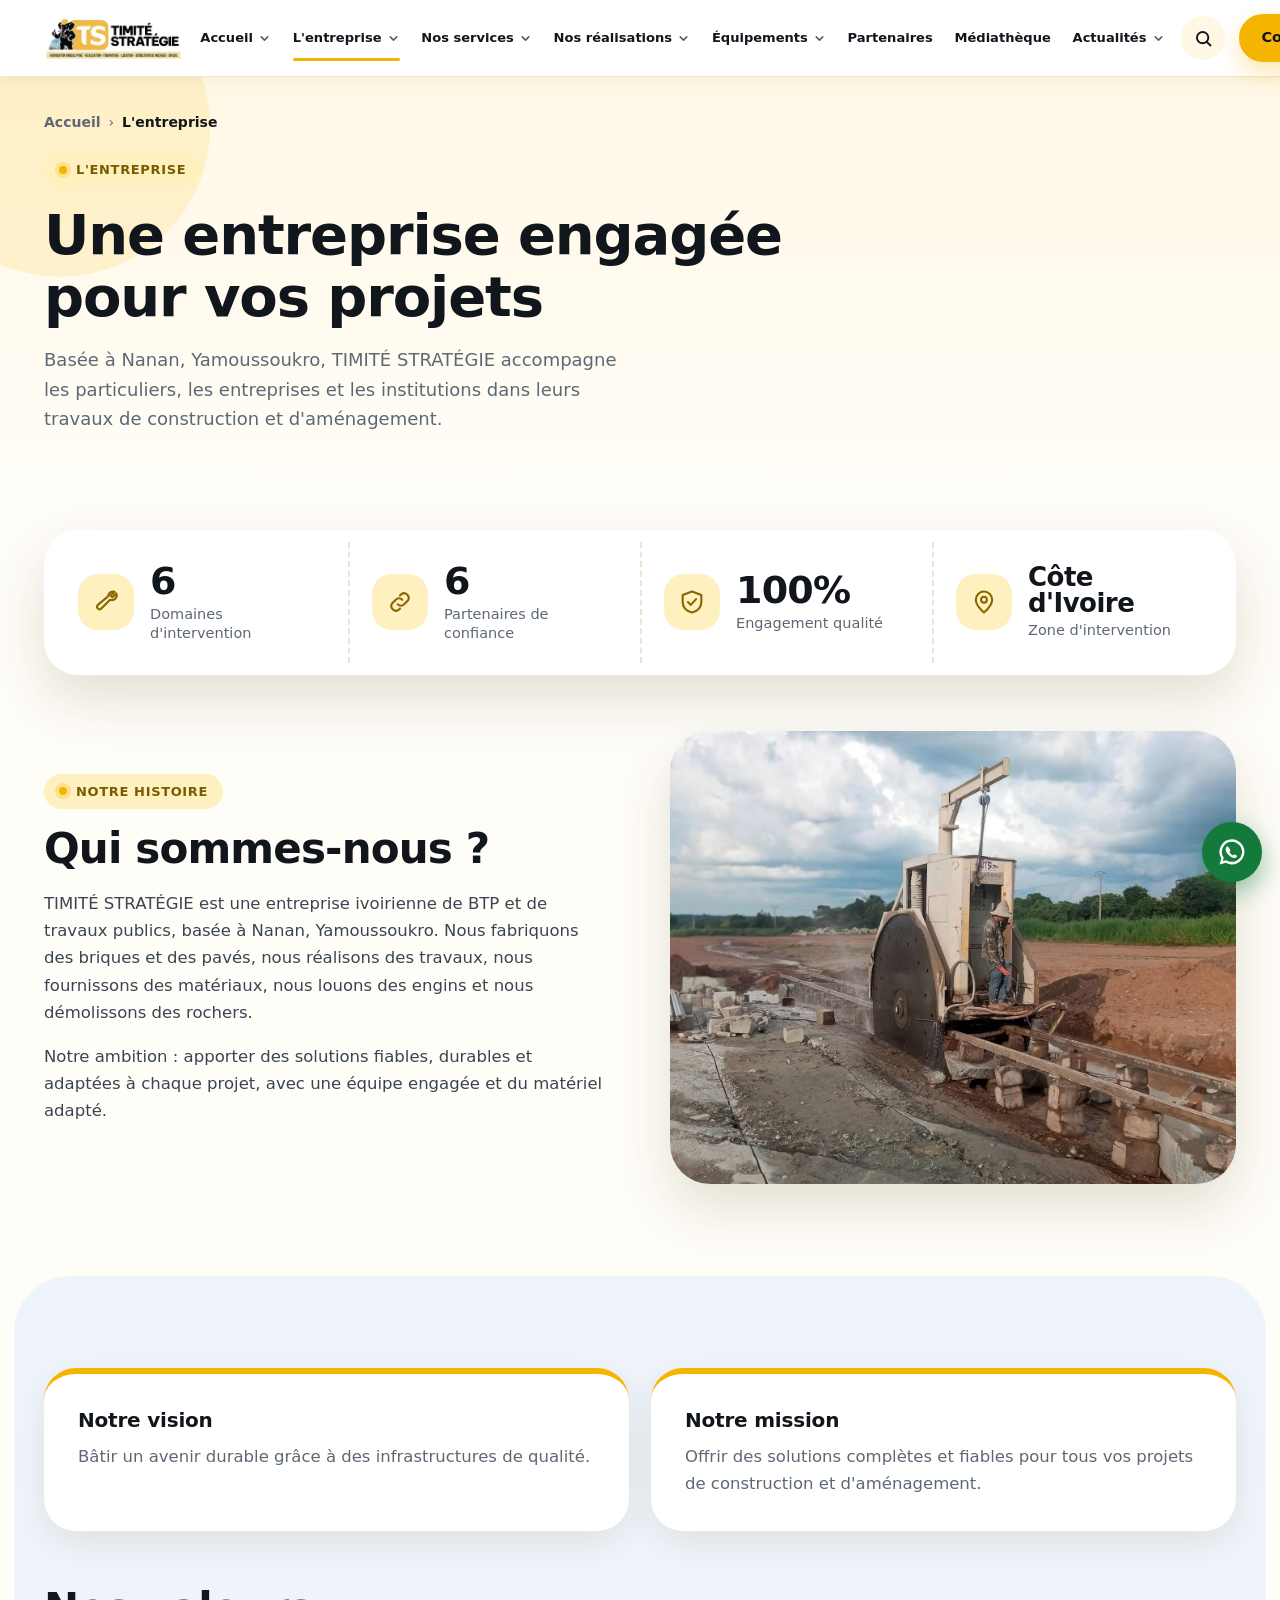
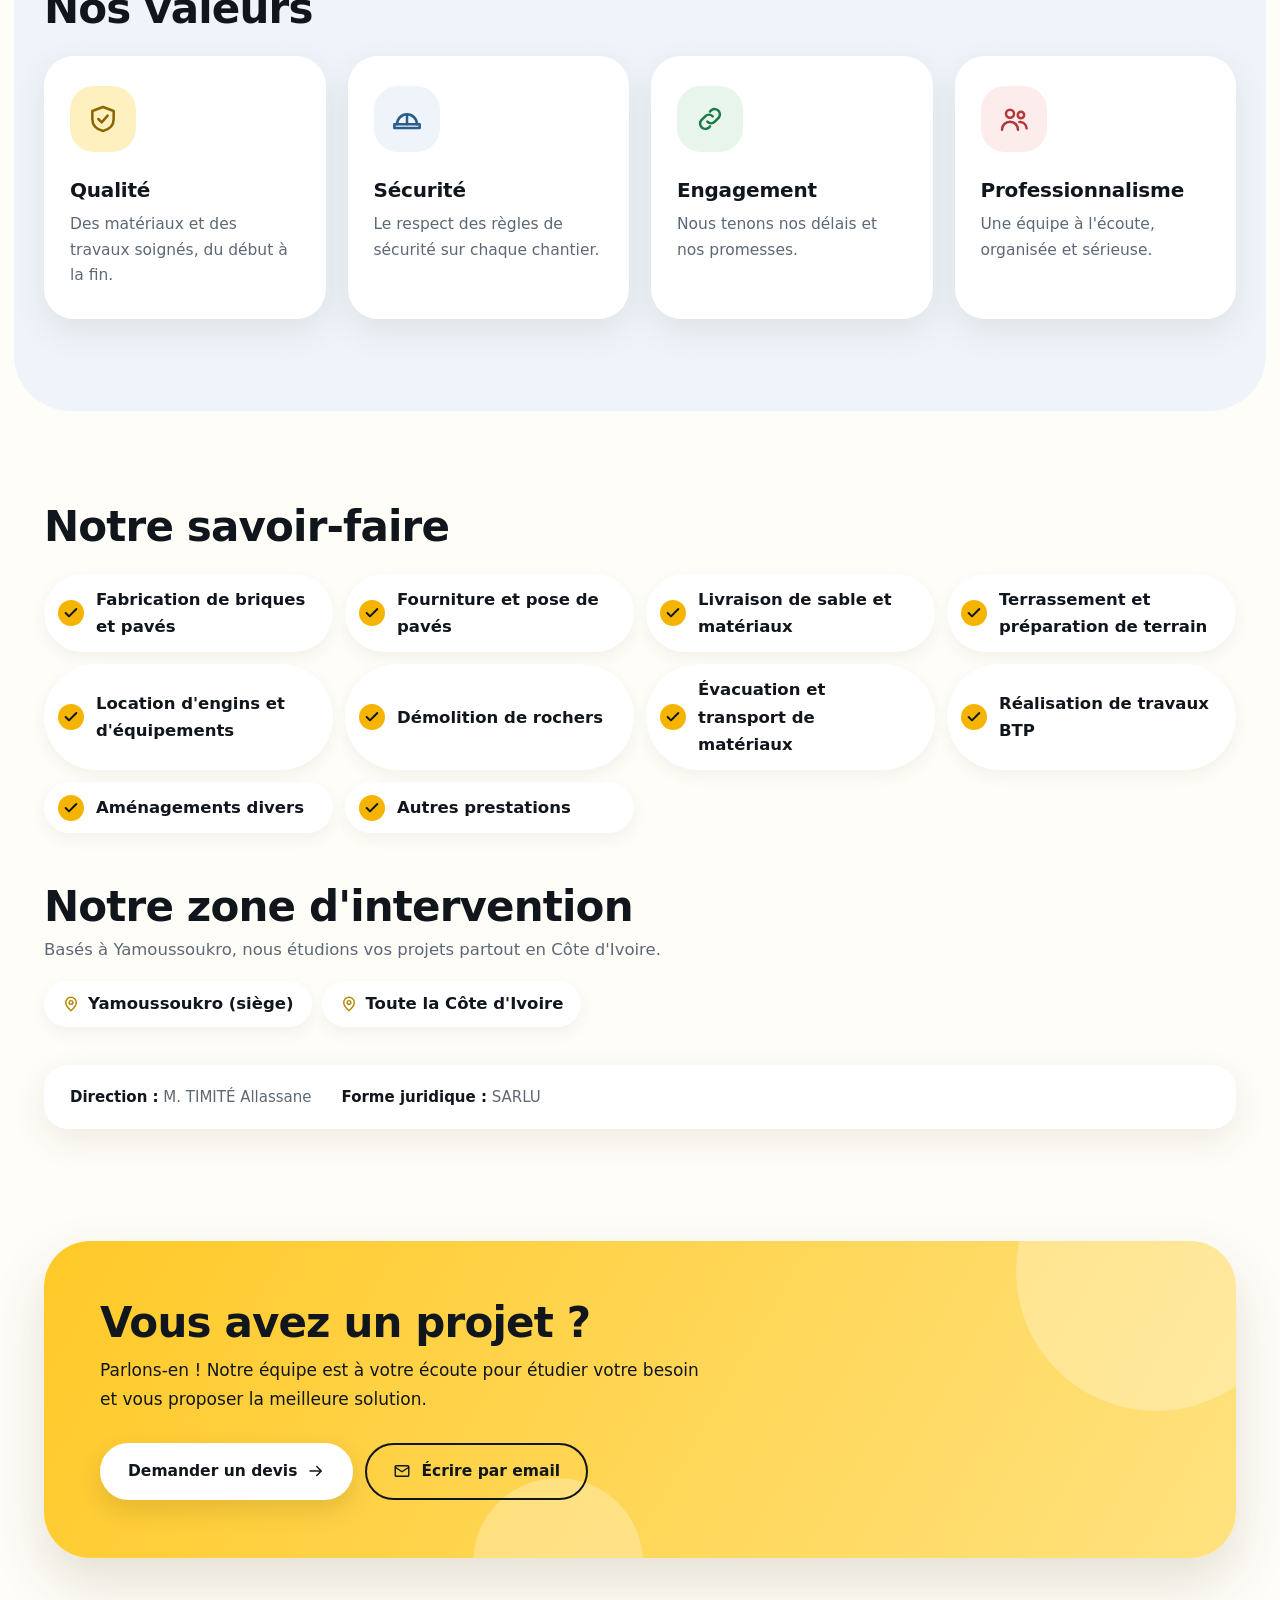
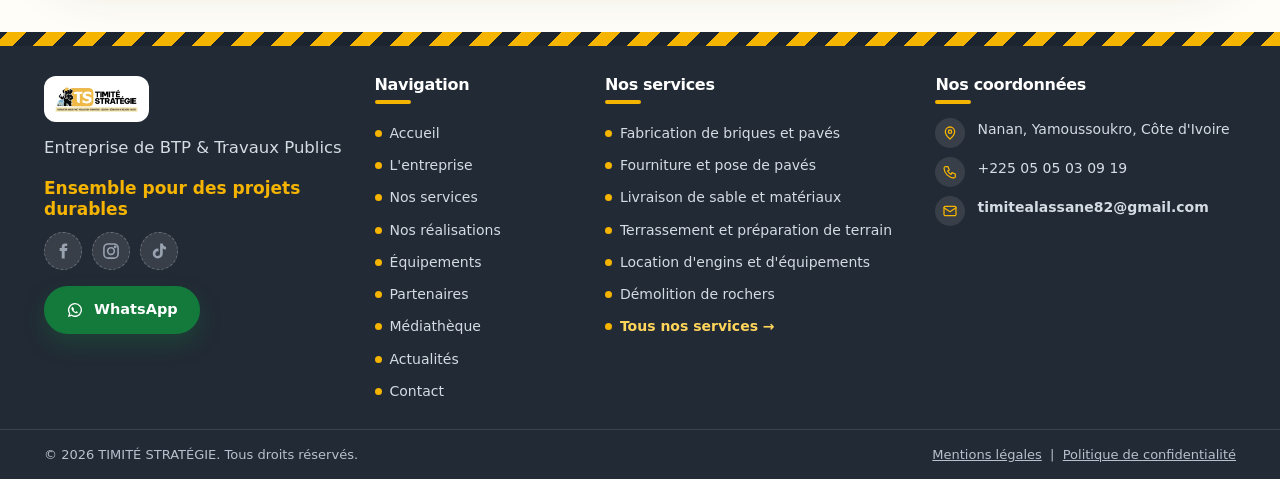
<file: a-propos.html>
<!DOCTYPE html>
<html lang="fr">
<head>
<meta charset="utf-8">
<meta name="viewport" content="width=device-width, initial-scale=1, viewport-fit=cover">
<title>L&#x27;entreprise — TIMITÉ STRATÉGIE</title>
<meta name="description" content="Basée à Nanan, Yamoussoukro, TIMITÉ STRATÉGIE accompagne les particuliers, les entreprises et les institutions dans leurs travaux de construction et d&#x27;aménagement.">
<meta name="ts-route" content="a-propos">
<meta name="theme-color" content="#FFF8E5">
<meta http-equiv="Content-Security-Policy" content="default-src 'none'; script-src 'self'; style-src 'self' 'unsafe-inline' https://fonts.googleapis.com; font-src https://fonts.gstatic.com; img-src 'self' data: https:; connect-src https://fonts.googleapis.com https://fonts.gstatic.com https://docs.google.com https://*.googleusercontent.com https://script.google.com; base-uri 'none'; form-action 'none'; object-src 'none'; frame-src https://www.google.com; media-src 'none'; worker-src 'none'">
<meta name="referrer" content="strict-origin-when-cross-origin">
<meta property="og:title" content="L&#x27;entreprise — TIMITÉ STRATÉGIE">
<meta property="og:description" content="Basée à Nanan, Yamoussoukro, TIMITÉ STRATÉGIE accompagne les particuliers, les entreprises et les institutions dans leurs travaux de construction et d&#x27;aménagement.">
<meta property="og:type" content="website">
<meta property="og:locale" content="fr_FR">
<meta property="og:site_name" content="TIMITÉ STRATÉGIE">
<meta property="og:url" content="https://timitestrategie.github.io/timite-strategie/a-propos.html">
<meta property="og:image" content="https://timitestrategie.github.io/timite-strategie/og.png">
<meta property="og:image:width" content="1200">
<meta property="og:image:height" content="630">
<meta name="twitter:card" content="summary_large_image">
<link rel="canonical" href="https://timitestrategie.github.io/timite-strategie/a-propos.html">
<script type="application/ld+json" id="ld">{"name": "TIMITÉ STRATÉGIE", "description": "TIMITÉ STRATÉGIE, entreprise de BTP et travaux publics à Nanan, Yamoussoukro : fabrication de briques et pavés, fourniture de matériaux, location d'engins et démolition de rochers.", "telephone": "+225 05 05 03 09 19", "email": "timitealassane82@gmail.com", "address": {"@type": "PostalAddress", "streetAddress": "Nanan, Yamoussoukro", "addressLocality": "Yamoussoukro", "addressCountry": "CI"}, "geo": {"@type": "GeoCoordinates", "latitude": 6.7763727, "longitude": -5.2367797}, "url": "https://timitestrategie.github.io/timite-strategie/", "image": "https://timitestrategie.github.io/timite-strategie/og.png"}</script>
<link rel="icon" href="favicon.png">
<link rel="preconnect" href="https://lh3.googleusercontent.com" crossorigin>
<link rel="preconnect" href="https://docs.google.com" crossorigin>
<link rel="preconnect" href="https://fonts.googleapis.com">
<link rel="preconnect" href="https://fonts.gstatic.com" crossorigin>
<link href="https://fonts.googleapis.com/css2?family=Plus+Jakarta+Sans:wght@400;500;600;700;800&display=swap" rel="stylesheet">
<link rel="stylesheet" href="style.css">
<noscript><style>
.rv{opacity:1!important;transform:none!important}
img.fade{opacity:1!important}
.hero .slide{opacity:0}.hero .slide:first-child{opacity:1}
@media (max-width:1023px){.nav .navbox{flex-wrap:wrap;height:auto!important;padding-bottom:8px}.burger{display:none!important}.nav .menu{display:flex!important;flex-wrap:wrap;width:100%;gap:4px}.nav .menu .dd{display:none}}
</style></noscript>
</head>
<body>
<div id="app">
  <a class="skip" href="#main" data-skip="">Aller au contenu</a>
  
  <header class="nav"><div class="wrap"><div class="navbox">
    <a class="logo" href="./" aria-label="TIMITÉ STRATÉGIE — accueil"><img src="2df71db9f819.webp" alt="TIMITÉ STRATÉGIE"></a>
    <nav class="menu" aria-label="Menu principal"><div class="mi has"><a href="./" class="">Accueil<svg class="ico " viewBox="0 0 24 24" aria-hidden="true"><path d="M6 9l6 6 6-6"></path></svg></a><div class="dd"><div class="ddin"><a href="services.html">Tous nos services</a><a href="realisations.html">Nos réalisations</a><a href="actualites.html">Actualités</a><a href="mediatheque.html">Photos et vidéos</a><a href="contact.html">Demander un devis</a></div></div></div><div class="mi has"><a href="a-propos.html" class="on" aria-current="page">L'entreprise<svg class="ico " viewBox="0 0 24 24" aria-hidden="true"><path d="M6 9l6 6 6-6"></path></svg></a><div class="dd"><div class="ddin"><a href="a-propos.html">Qui sommes-nous ?</a><a href="equipements.html">Nos équipements</a><a href="partenaires.html">Nos partenaires</a><a href="carrieres.html">Carrières</a><a href="contact.html">Contact</a></div></div></div><div class="mi has"><a href="services.html" class="">Nos services<svg class="ico " viewBox="0 0 24 24" aria-hidden="true"><path d="M6 9l6 6 6-6"></path></svg></a><div class="dd"><div class="ddin"><a href="services.html">Fabrication de briques et pavés</a><a href="services.html">Fourniture et pose de pavés</a><a href="services.html">Livraison de sable et matériaux</a><a href="services.html">Terrassement et préparation de terrain</a><a href="services.html">Location d'engins et d'équipements</a><a href="services.html">Tous nos services</a></div></div></div><div class="mi has"><a href="realisations.html" class="">Nos réalisations<svg class="ico " viewBox="0 0 24 24" aria-hidden="true"><path d="M6 9l6 6 6-6"></path></svg></a><div class="dd"><div class="ddin"><a href="realisations.html">Toutes nos réalisations</a></div></div></div><div class="mi has"><a href="equipements.html" class="">Équipements<svg class="ico " viewBox="0 0 24 24" aria-hidden="true"><path d="M6 9l6 6 6-6"></path></svg></a><div class="dd"><div class="ddin"><a href="equipements.html">Scie à pierre sur rails</a><a href="equipements.html">Bétonnière mobile avec groupe motorisé</a></div></div></div><div class="mi"><a href="partenaires.html" class="">Partenaires</a></div><div class="mi"><a href="mediatheque.html" class="">Médiathèque</a></div><div class="mi has"><a href="actualites.html" class="">Actualités<svg class="ico " viewBox="0 0 24 24" aria-hidden="true"><path d="M6 9l6 6 6-6"></path></svg></a><div class="dd"><div class="ddin"><a href="actualites.html">Notre scie à pierre en action</a></div></div></div></nav>
    <button class="sbtn" data-search="" aria-label="Rechercher"><svg class="ico " viewBox="0 0 24 24" aria-hidden="true"><circle cx="11" cy="11" r="6.5"></circle><path d="m20 20-4.2-4.2"></path></svg></button>
    <a class="btn hd sm" href="contact.html">Contact</a>
    <button class="burger" data-drawer="open" aria-label="Ouvrir le menu" aria-controls="drawer" aria-expanded="false"><svg class="ico " viewBox="0 0 24 24" aria-hidden="true"><path d="M4 7h16M4 12h16M4 17h16"></path></svg></button>
  </div></div></header>
  <div class="drawer" id="drawer">
    <div class="top"><img src="2df71db9f819.webp" alt=""><button class="x2" data-drawer="close" aria-label="Fermer le menu"><svg class="ico " viewBox="0 0 24 24" aria-hidden="true"><path d="M5 5l14 14M19 5 5 19"></path></svg></button></div>
    <a class="lk " href="./">Accueil</a><a class="lk on" href="a-propos.html">L'entreprise</a><a class="lk " href="services.html">Nos services</a><a class="lk " href="realisations.html">Nos réalisations</a><a class="lk " href="equipements.html">Équipements</a><a class="lk " href="partenaires.html">Partenaires</a><a class="lk " href="mediatheque.html">Médiathèque</a><a class="lk " href="actualites.html">Actualités</a><a class="lk " href="contact.html">Contact</a>
  </div><main id="main" tabindex="-1" class="fresh"><section class="pagehead"><div class="wrap solo"><div>
    <nav class="crumb in" aria-label="Fil d'Ariane"><a href="./">Accueil</a><span aria-hidden="true">›</span><b aria-current="page">L'entreprise</b></nav>
    <div class="kicker in">L'entreprise</div>
    <h1 class="in">Une entreprise engagée pour vos projets</h1><p class="lead in">Basée à Nanan, Yamoussoukro, TIMITÉ STRATÉGIE accompagne les particuliers, les entreprises et les institutions dans leurs travaux de construction et d'aménagement.</p>
  </div></div></section><section class="stats flat" aria-label="Chiffres clés"><div class="wrap"><div class="box in" style="--n:4">
    <div class="stat"><svg class="ico " viewBox="0 0 24 24" aria-hidden="true"><path d="M14 7a4 4 0 0 1 5.3-3.8L16 6.5 17.5 8l3.3-3.3A4 4 0 0 1 15.5 10L8 17.5a2 2 0 0 1-3-3z"></path></svg><div><b class="">6</b><small>Domaines d'intervention</small></div></div><div class="stat"><svg class="ico " viewBox="0 0 24 24" aria-hidden="true"><path d="M10 14a4 4 0 0 0 5.6 0l3-3a4 4 0 0 0-5.6-5.6l-1 1"></path><path d="M14 10a4 4 0 0 0-5.6 0l-3 3a4 4 0 0 0 5.6 5.6l1-1"></path></svg><div><b class="">6</b><small>Partenaires de confiance</small></div></div><div class="stat"><svg class="ico " viewBox="0 0 24 24" aria-hidden="true"><path d="M12 3l8 3v6c0 4.5-3.2 7.8-8 9-4.8-1.2-8-4.5-8-9V6z"></path><path d="M8.5 12l2.5 2.5 4.5-5"></path></svg><div><b class="">100%</b><small>Engagement qualité</small></div></div><div class="stat"><svg class="ico " viewBox="0 0 24 24" aria-hidden="true"><path d="M12 21s-7-6.2-7-11a7 7 0 0 1 14 0c0 4.8-7 11-7 11z"></path><circle cx="12" cy="10" r="2.5"></circle></svg><div><b class="long">Côte d'Ivoire</b><small>Zone d'intervention</small></div></div>
  </div></div></section>
  <section class="sec"><div class="wrap two">
    <div class="prose in"><div class="kicker">Notre histoire</div><h2 style="margin-bottom:18px">Qui sommes-nous ?</h2><p>TIMITÉ STRATÉGIE est une entreprise ivoirienne de BTP et de travaux publics, basée à Nanan, Yamoussoukro. Nous fabriquons des briques et des pavés, nous réalisons des travaux, nous fournissons des matériaux, nous louons des engins et nous démolissons des rochers.</p><p>Notre ambition : apporter des solutions fiables, durables et adaptées à chaque projet, avec une équipe engagée et du matériel adapté.</p></div>
    <img loading="lazy" src="34f76fc14700.webp" alt="TIMITÉ STRATÉGIE" class="in">
  </div></section>
  
  <section class="sec sky"><div class="wrap">
    <div class="vm2">
      <div class="box in"><h3>Notre vision</h3><p>Bâtir un avenir durable grâce à des infrastructures de qualité.</p></div>
      <div class="box in"><h3>Notre mission</h3><p>Offrir des solutions complètes et fiables pour tous vos projets de construction et d'aménagement.</p></div>
    </div>
    <h2 style="margin:54px 0 24px">Nos valeurs</h2>
    <div class="values"><div class="val in"><svg class="ico " viewBox="0 0 24 24" aria-hidden="true"><path d="M12 3l8 3v6c0 4.5-3.2 7.8-8 9-4.8-1.2-8-4.5-8-9V6z"></path><path d="M8.5 12l2.5 2.5 4.5-5"></path></svg><h3>Qualité</h3><p>Des matériaux et des travaux soignés, du début à la fin.</p></div><div class="val in"><svg class="ico " viewBox="0 0 24 24" aria-hidden="true"><path d="M4.5 16a7.5 7.5 0 0 1 15 0"></path><path d="M2.5 16h19v2.8h-19z"></path><path d="M12 8.5V16"></path></svg><h3>Sécurité</h3><p>Le respect des règles de sécurité sur chaque chantier.</p></div><div class="val in"><svg class="ico " viewBox="0 0 24 24" aria-hidden="true"><path d="M10 14a4 4 0 0 0 5.6 0l3-3a4 4 0 0 0-5.6-5.6l-1 1"></path><path d="M14 10a4 4 0 0 0-5.6 0l-3 3a4 4 0 0 0 5.6 5.6l1-1"></path></svg><h3>Engagement</h3><p>Nous tenons nos délais et nos promesses.</p></div><div class="val in"><svg class="ico " viewBox="0 0 24 24" aria-hidden="true"><circle cx="9" cy="8" r="3"></circle><path d="M3 20a6 6 0 0 1 12 0"></path><circle cx="17.2" cy="9" r="2.4"></circle><path d="M16 14.3a5 5 0 0 1 5.5 4.7"></path></svg><h3>Professionnalisme</h3><p>Une équipe à l'écoute, organisée et sérieuse.</p></div></div>
  </div></section>
  <section class="sec"><div class="wrap">
    <h2 style="margin-bottom:24px">Notre savoir-faire</h2>
    <ul class="checks"><li class="in"><svg class="ico " viewBox="0 0 24 24" aria-hidden="true"><path d="m4 12 5 5L20 6"></path></svg><span>Fabrication de briques et pavés</span></li><li class="in"><svg class="ico " viewBox="0 0 24 24" aria-hidden="true"><path d="m4 12 5 5L20 6"></path></svg><span>Fourniture et pose de pavés</span></li><li class="in"><svg class="ico " viewBox="0 0 24 24" aria-hidden="true"><path d="m4 12 5 5L20 6"></path></svg><span>Livraison de sable et matériaux</span></li><li class="in"><svg class="ico " viewBox="0 0 24 24" aria-hidden="true"><path d="m4 12 5 5L20 6"></path></svg><span>Terrassement et préparation de terrain</span></li><li class="in"><svg class="ico " viewBox="0 0 24 24" aria-hidden="true"><path d="m4 12 5 5L20 6"></path></svg><span>Location d'engins et d'équipements</span></li><li class="in"><svg class="ico " viewBox="0 0 24 24" aria-hidden="true"><path d="m4 12 5 5L20 6"></path></svg><span>Démolition de rochers</span></li><li class="in"><svg class="ico " viewBox="0 0 24 24" aria-hidden="true"><path d="m4 12 5 5L20 6"></path></svg><span>Évacuation et transport de matériaux</span></li><li class="in"><svg class="ico " viewBox="0 0 24 24" aria-hidden="true"><path d="m4 12 5 5L20 6"></path></svg><span>Réalisation de travaux BTP</span></li><li class="in"><svg class="ico " viewBox="0 0 24 24" aria-hidden="true"><path d="m4 12 5 5L20 6"></path></svg><span>Aménagements divers</span></li><li class="in"><svg class="ico " viewBox="0 0 24 24" aria-hidden="true"><path d="m4 12 5 5L20 6"></path></svg><span>Autres prestations</span></li></ul>
    <h2 style="margin:50px 0 6px">Notre zone d'intervention</h2><p style="color:var(--steel)">Basés à Yamoussoukro, nous étudions vos projets partout en Côte d'Ivoire.</p>
    <div class="zones"><span class="in"><svg class="ico " viewBox="0 0 24 24" aria-hidden="true"><path d="M12 21s-7-6.2-7-11a7 7 0 0 1 14 0c0 4.8-7 11-7 11z"></path><circle cx="12" cy="10" r="2.5"></circle></svg>Yamoussoukro (siège)</span><span class="in"><svg class="ico " viewBox="0 0 24 24" aria-hidden="true"><path d="M12 21s-7-6.2-7-11a7 7 0 0 1 14 0c0 4.8-7 11-7 11z"></path><circle cx="12" cy="10" r="2.5"></circle></svg>Toute la Côte d'Ivoire</span></div>
    <div class="legal in"><span><b>Direction :</b> M. TIMITÉ Allassane</span><span><b>Forme juridique :</b> SARLU</span></div>
  </div></section><section class="cta"><div class="wrap"><div class="box in">
    <div><h2>Vous avez un projet ?</h2><p>Parlons-en ! Notre équipe est à votre écoute pour étudier votre besoin et vous proposer la meilleure solution.</p></div>
    <div style="display:flex;gap:12px;flex-wrap:wrap">
      <a class="btn" href="contact.html">Demander un devis <svg class="ico " viewBox="0 0 24 24" aria-hidden="true"><path d="M4 12h15M13 6l6 6-6 6"></path></svg></a>
      <a class="btn line" href="mailto:timitealassane82@gmail.com"><svg class="ico " viewBox="0 0 24 24" aria-hidden="true"><rect x="3" y="5" width="18" height="14" rx="1.5"></rect><path d="m3 7 9 6 9-6"></path></svg> Écrire par email</a>
    </div>
  </div></div></section></main>
  <footer class="foot">
    <div class="cols">
      <div>
        <img class="flogo" src="2df71db9f819.webp" alt="TIMITÉ STRATÉGIE">
        <p>Entreprise de BTP &amp; Travaux Publics</p>
        <div class="slogan">Ensemble pour des projets durables</div>
        <div class="soc"><span class="soon" role="img" aria-label="Facebook (bientôt)" title="Facebook : bientôt"><svg class="ico fill " viewBox="0 0 24 24" aria-hidden="true"><path d="M14 8.5V7c0-.6.4-1 1-1h2V3h-2.5A4 4 0 0 0 10.5 7v1.5H8V12h2.5v9H14v-9h2.7l.6-3.5z"></path></svg></span><span class="soon" role="img" aria-label="Instagram (bientôt)" title="Instagram : bientôt"><svg class="ico " viewBox="0 0 24 24" aria-hidden="true"><rect x="3.500" y="3.500" width="17" height="17" rx="5"></rect><circle cx="12" cy="12" r="4"></circle><circle cx="17" cy="7" r=".8" fill="currentColor"></circle></svg></span><span class="soon" role="img" aria-label="TikTok (bientôt)" title="TikTok : bientôt"><svg class="ico fill " viewBox="0 0 24 24" aria-hidden="true"><path d="M16.500 3c.3 2.300 1.600 3.700 3.900 3.900v3.200c-1.400.1-2.700-.3-3.900-1.100v6.100a6 6 0 1 1-6-6c.3 0 .6 0 .9.100v3.300a2.800 2.800 0 1 0 1.900 2.600V3z"></path></svg></span></div>
        <p style="margin-top:16px"><a class="btn sm wa" href="https://wa.me/2250505030919?text=Bonjour%20TIMIT%C3%89%20STRAT%C3%89GIE%2C%20je%20souhaite%20avoir%20des%20informations%20sur%20vos%20services." target="_blank" rel="noopener noreferrer"><svg class="ico fill " viewBox="0 0 24 24" aria-hidden="true"><path d="M12 2.5a9.4 9.4 0 0 0-8 14.3L2.6 21.4l4.7-1.3A9.4 9.4 0 1 0 12 2.5zm0 1.9a7.5 7.5 0 1 1-3.9 13.9l-.3-.2-2.7.7.7-2.6-.2-.3A7.5 7.5 0 0 1 12 4.4zM8.7 7.6c-.2 0-.5.1-.7.4-.7.7-1 1.6-.7 2.6.5 2 2.8 4.8 5.5 5.7 1 .3 2 .2 2.7-.6.2-.2.4-.6.2-.9l-1.6-1c-.2-.1-.5 0-.7.2l-.5.6c-1.2-.4-2.3-1.5-2.8-2.7l.5-.6c.2-.2.2-.5.1-.7l-.9-1.7c-.1-.2-.3-.3-.5-.3z"></path></svg> WhatsApp</a></p>
      </div>
      <div><h2 class="fh">Navigation</h2><ul><li><a href="./">Accueil</a></li><li><a href="a-propos.html">L'entreprise</a></li><li><a href="services.html">Nos services</a></li><li><a href="realisations.html">Nos réalisations</a></li><li><a href="equipements.html">Équipements</a></li><li><a href="partenaires.html">Partenaires</a></li><li><a href="mediatheque.html">Médiathèque</a></li><li><a href="actualites.html">Actualités</a></li><li><a href="contact.html">Contact</a></li></ul></div>
      <div><h2 class="fh">Nos services</h2><ul><li><a href="services.html">Fabrication de briques et pavés</a></li><li><a href="services.html">Fourniture et pose de pavés</a></li><li><a href="services.html">Livraison de sable et matériaux</a></li><li><a href="services.html">Terrassement et préparation de terrain</a></li><li><a href="services.html">Location d'engins et d'équipements</a></li><li><a href="services.html">Démolition de rochers</a></li><li><a class="all" href="services.html">Tous nos services →</a></li></ul></div>
      <div><h2 class="fh">Nos coordonnées</h2>
        <div class="ct"><svg class="ico " viewBox="0 0 24 24" aria-hidden="true"><path d="M12 21s-7-6.2-7-11a7 7 0 0 1 14 0c0 4.8-7 11-7 11z"></path><circle cx="12" cy="10" r="2.5"></circle></svg><span>Nanan, Yamoussoukro, Côte d'Ivoire</span></div>
        <div class="ct"><svg class="ico " viewBox="0 0 24 24" aria-hidden="true"><path d="M5 4h4l2 5-2.5 1.5a11 11 0 0 0 5 5L15 13l5 2v4a2 2 0 0 1-2 2A16 16 0 0 1 3 6a2 2 0 0 1 2-2z"></path></svg><a href="tel:+2250505030919">+225 05 05 03 09 19</a></div>
        <div class="ct"><svg class="ico " viewBox="0 0 24 24" aria-hidden="true"><rect x="3" y="5" width="18" height="14" rx="1.5"></rect><path d="m3 7 9 6 9-6"></path></svg><a href="mailto:timitealassane82@gmail.com"><b>timitealassane82@gmail.com</b></a></div>
        
      </div>
    </div>
    <div class="bottom"><div class="wrap">
      <span>© 2026 TIMITÉ STRATÉGIE. Tous droits réservés.</span>
      <span><button data-legal="mentions">Mentions légales</button> &nbsp;|&nbsp; <button data-legal="confidentialite">Politique de confidentialité</button></span>
    </div></div>
  </footer>
  <aside aria-label="TIMITÉ STRATÉGIE">
  <button class="to-top " id="toTop" aria-label="Retour en haut"><svg class="ico " viewBox="0 0 24 24" aria-hidden="true"><path d="M12 20V5M5.5 11.5 12 5l6.5 6.5"></path></svg></button>
  <a class="wa-float" href="https://wa.me/2250505030919?text=Bonjour%20TIMIT%C3%89%20STRAT%C3%89GIE%2C%20je%20souhaite%20avoir%20des%20informations%20sur%20vos%20services." target="_blank" rel="noopener noreferrer" aria-label="WhatsApp"><svg class="ico fill " viewBox="0 0 24 24" aria-hidden="true"><path d="M12 2.5a9.4 9.4 0 0 0-8 14.3L2.6 21.4l4.7-1.3A9.4 9.4 0 1 0 12 2.5zm0 1.9a7.5 7.5 0 1 1-3.9 13.9l-.3-.2-2.7.7.7-2.6-.2-.3A7.5 7.5 0 0 1 12 4.4zM8.7 7.6c-.2 0-.5.1-.7.4-.7.7-1 1.6-.7 2.6.5 2 2.8 4.8 5.5 5.7 1 .3 2 .2 2.7-.6.2-.2.4-.6.2-.9l-1.6-1c-.2-.1-.5 0-.7.2l-.5.6c-1.2-.4-2.3-1.5-2.8-2.7l.5-.6c.2-.2.2-.5.1-.7l-.9-1.7c-.1-.2-.3-.3-.5-.3z"></path></svg></a>
  </aside><div id="modal"></div></div>
<script src="app.js" integrity="sha384-ltGHpJtUzEEwcL2aDr5AgOLh1tjH1o1AggDHEPbcGU0DzcoEvtrZ73EvurrDUa/B" defer></script>
</body>
</html>
</file>
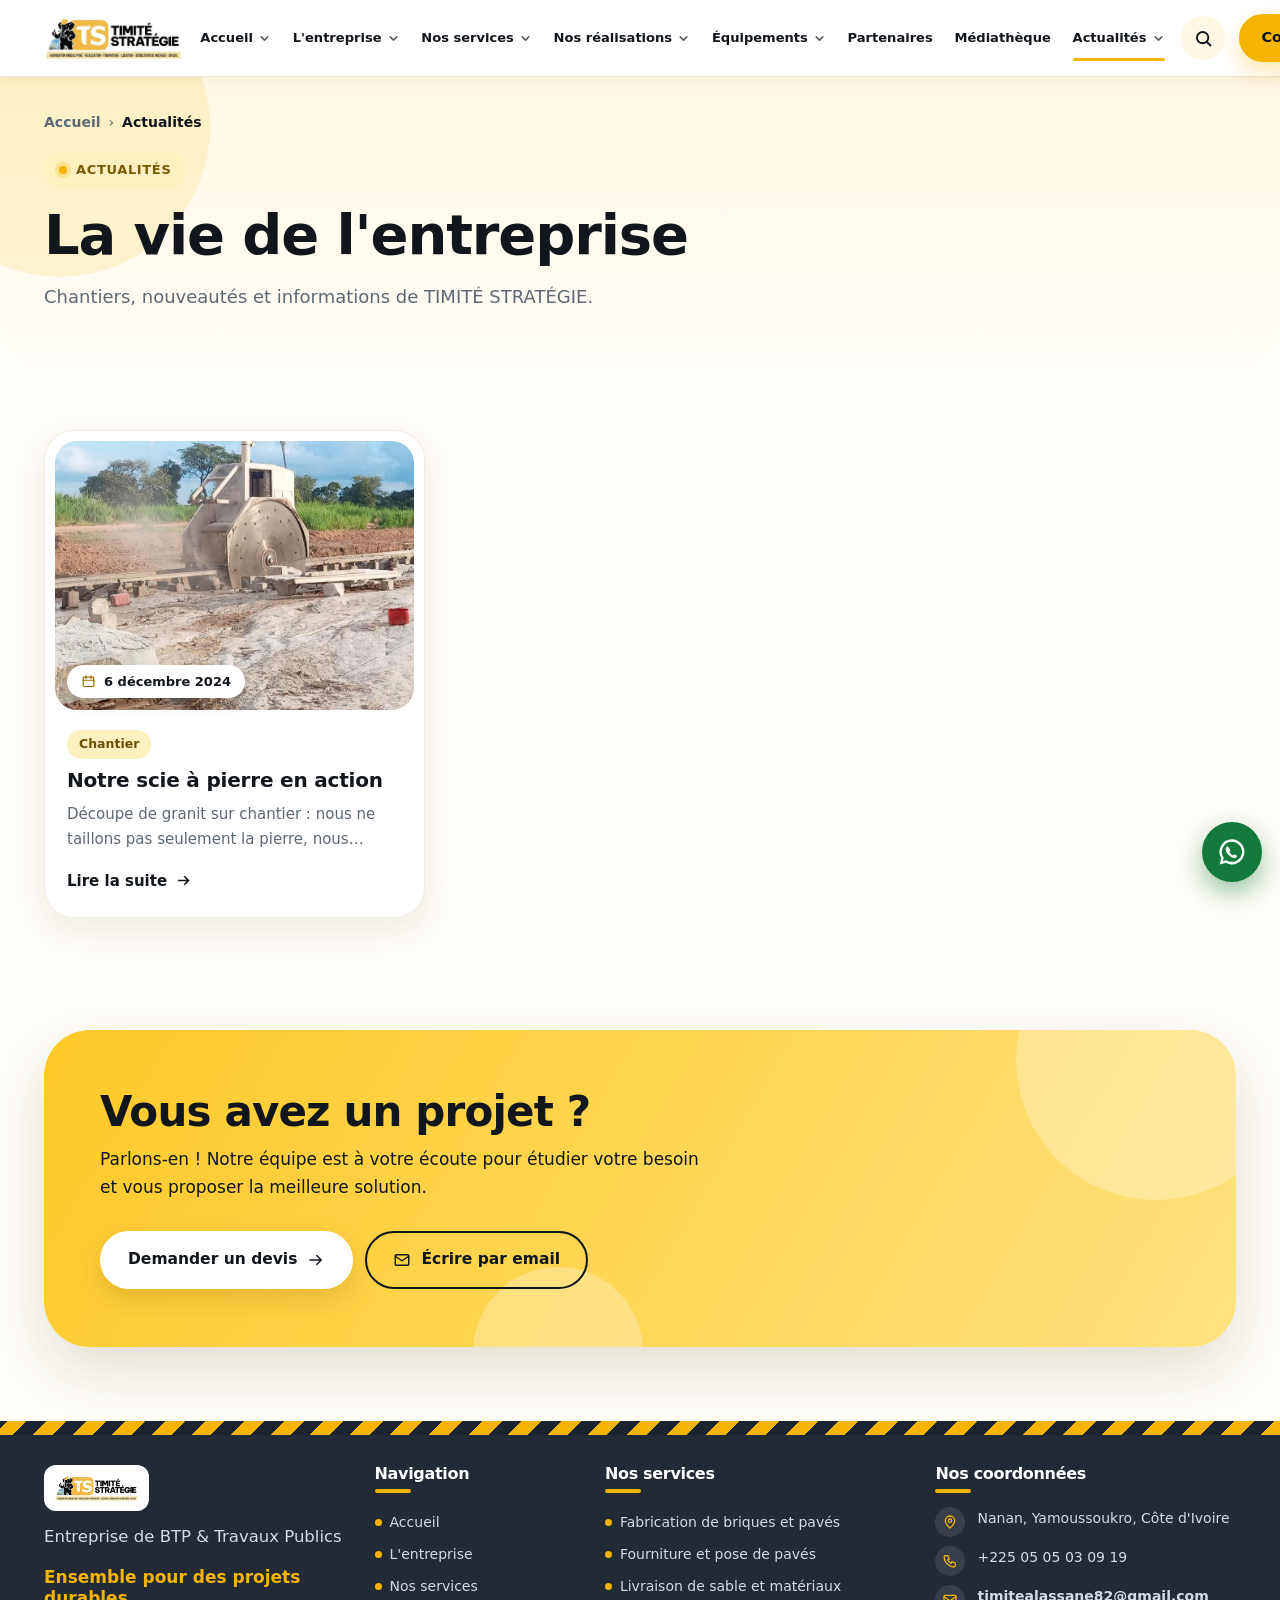
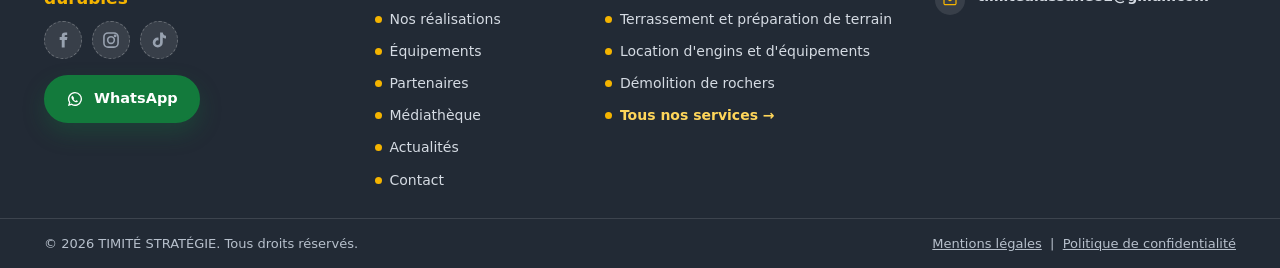
<file: actualites.html>
<!DOCTYPE html>
<html lang="fr">
<head>
<meta charset="utf-8">
<meta name="viewport" content="width=device-width, initial-scale=1, viewport-fit=cover">
<title>Actualités — TIMITÉ STRATÉGIE</title>
<meta name="description" content="Chantiers, nouveautés et informations de TIMITÉ STRATÉGIE.">
<meta name="ts-route" content="actualites">
<meta name="theme-color" content="#FFF8E5">
<meta http-equiv="Content-Security-Policy" content="default-src 'none'; script-src 'self'; style-src 'self' 'unsafe-inline' https://fonts.googleapis.com; font-src https://fonts.gstatic.com; img-src 'self' data: https:; connect-src https://fonts.googleapis.com https://fonts.gstatic.com https://docs.google.com https://*.googleusercontent.com https://script.google.com; base-uri 'none'; form-action 'none'; object-src 'none'; frame-src https://www.google.com; media-src 'none'; worker-src 'none'">
<meta name="referrer" content="strict-origin-when-cross-origin">
<meta property="og:title" content="Actualités — TIMITÉ STRATÉGIE">
<meta property="og:description" content="Chantiers, nouveautés et informations de TIMITÉ STRATÉGIE.">
<meta property="og:type" content="website">
<meta property="og:locale" content="fr_FR">
<meta property="og:site_name" content="TIMITÉ STRATÉGIE">
<meta property="og:url" content="https://timitestrategie.github.io/timite-strategie/actualites.html">
<meta property="og:image" content="https://timitestrategie.github.io/timite-strategie/og.png">
<meta property="og:image:width" content="1200">
<meta property="og:image:height" content="630">
<meta name="twitter:card" content="summary_large_image">
<link rel="canonical" href="https://timitestrategie.github.io/timite-strategie/actualites.html">
<script type="application/ld+json" id="ld">{"name": "TIMITÉ STRATÉGIE", "description": "TIMITÉ STRATÉGIE, entreprise de BTP et travaux publics à Nanan, Yamoussoukro : fabrication de briques et pavés, fourniture de matériaux, location d'engins et démolition de rochers.", "telephone": "+225 05 05 03 09 19", "email": "timitealassane82@gmail.com", "address": {"@type": "PostalAddress", "streetAddress": "Nanan, Yamoussoukro", "addressLocality": "Yamoussoukro", "addressCountry": "CI"}, "geo": {"@type": "GeoCoordinates", "latitude": 6.7763727, "longitude": -5.2367797}, "url": "https://timitestrategie.github.io/timite-strategie/", "image": "https://timitestrategie.github.io/timite-strategie/og.png"}</script>
<link rel="icon" href="favicon.png">
<link rel="preconnect" href="https://lh3.googleusercontent.com" crossorigin>
<link rel="preconnect" href="https://docs.google.com" crossorigin>
<link rel="preconnect" href="https://fonts.googleapis.com">
<link rel="preconnect" href="https://fonts.gstatic.com" crossorigin>
<link href="https://fonts.googleapis.com/css2?family=Plus+Jakarta+Sans:wght@400;500;600;700;800&display=swap" rel="stylesheet">
<link rel="stylesheet" href="style.css">
<noscript><style>
.rv{opacity:1!important;transform:none!important}
img.fade{opacity:1!important}
.hero .slide{opacity:0}.hero .slide:first-child{opacity:1}
@media (max-width:1023px){.nav .navbox{flex-wrap:wrap;height:auto!important;padding-bottom:8px}.burger{display:none!important}.nav .menu{display:flex!important;flex-wrap:wrap;width:100%;gap:4px}.nav .menu .dd{display:none}}
</style></noscript>
</head>
<body>
<div id="app">
  <a class="skip" href="#main" data-skip="">Aller au contenu</a>
  
  <header class="nav"><div class="wrap"><div class="navbox">
    <a class="logo" href="./" aria-label="TIMITÉ STRATÉGIE — accueil"><img src="2df71db9f819.webp" alt="TIMITÉ STRATÉGIE"></a>
    <nav class="menu" aria-label="Menu principal"><div class="mi has"><a href="./" class="">Accueil<svg class="ico " viewBox="0 0 24 24" aria-hidden="true"><path d="M6 9l6 6 6-6"></path></svg></a><div class="dd"><div class="ddin"><a href="services.html">Tous nos services</a><a href="realisations.html">Nos réalisations</a><a href="actualites.html">Actualités</a><a href="mediatheque.html">Photos et vidéos</a><a href="contact.html">Demander un devis</a></div></div></div><div class="mi has"><a href="a-propos.html" class="">L'entreprise<svg class="ico " viewBox="0 0 24 24" aria-hidden="true"><path d="M6 9l6 6 6-6"></path></svg></a><div class="dd"><div class="ddin"><a href="a-propos.html">Qui sommes-nous ?</a><a href="equipements.html">Nos équipements</a><a href="partenaires.html">Nos partenaires</a><a href="carrieres.html">Carrières</a><a href="contact.html">Contact</a></div></div></div><div class="mi has"><a href="services.html" class="">Nos services<svg class="ico " viewBox="0 0 24 24" aria-hidden="true"><path d="M6 9l6 6 6-6"></path></svg></a><div class="dd"><div class="ddin"><a href="services.html">Fabrication de briques et pavés</a><a href="services.html">Fourniture et pose de pavés</a><a href="services.html">Livraison de sable et matériaux</a><a href="services.html">Terrassement et préparation de terrain</a><a href="services.html">Location d'engins et d'équipements</a><a href="services.html">Tous nos services</a></div></div></div><div class="mi has"><a href="realisations.html" class="">Nos réalisations<svg class="ico " viewBox="0 0 24 24" aria-hidden="true"><path d="M6 9l6 6 6-6"></path></svg></a><div class="dd"><div class="ddin"><a href="realisations.html">Toutes nos réalisations</a></div></div></div><div class="mi has"><a href="equipements.html" class="">Équipements<svg class="ico " viewBox="0 0 24 24" aria-hidden="true"><path d="M6 9l6 6 6-6"></path></svg></a><div class="dd"><div class="ddin"><a href="equipements.html">Scie à pierre sur rails</a><a href="equipements.html">Bétonnière mobile avec groupe motorisé</a></div></div></div><div class="mi"><a href="partenaires.html" class="">Partenaires</a></div><div class="mi"><a href="mediatheque.html" class="">Médiathèque</a></div><div class="mi has"><a href="actualites.html" class="on" aria-current="page">Actualités<svg class="ico " viewBox="0 0 24 24" aria-hidden="true"><path d="M6 9l6 6 6-6"></path></svg></a><div class="dd"><div class="ddin"><a href="actualites.html">Notre scie à pierre en action</a></div></div></div></nav>
    <button class="sbtn" data-search="" aria-label="Rechercher"><svg class="ico " viewBox="0 0 24 24" aria-hidden="true"><circle cx="11" cy="11" r="6.5"></circle><path d="m20 20-4.2-4.2"></path></svg></button>
    <a class="btn hd sm" href="contact.html">Contact</a>
    <button class="burger" data-drawer="open" aria-label="Ouvrir le menu" aria-controls="drawer" aria-expanded="false"><svg class="ico " viewBox="0 0 24 24" aria-hidden="true"><path d="M4 7h16M4 12h16M4 17h16"></path></svg></button>
  </div></div></header>
  <div class="drawer" id="drawer">
    <div class="top"><img src="2df71db9f819.webp" alt=""><button class="x2" data-drawer="close" aria-label="Fermer le menu"><svg class="ico " viewBox="0 0 24 24" aria-hidden="true"><path d="M5 5l14 14M19 5 5 19"></path></svg></button></div>
    <a class="lk " href="./">Accueil</a><a class="lk " href="a-propos.html">L'entreprise</a><a class="lk " href="services.html">Nos services</a><a class="lk " href="realisations.html">Nos réalisations</a><a class="lk " href="equipements.html">Équipements</a><a class="lk " href="partenaires.html">Partenaires</a><a class="lk " href="mediatheque.html">Médiathèque</a><a class="lk on" href="actualites.html">Actualités</a><a class="lk " href="contact.html">Contact</a>
  </div><main id="main" tabindex="-1" class="fresh"><section class="pagehead"><div class="wrap solo"><div>
    <nav class="crumb in" aria-label="Fil d'Ariane"><a href="./">Accueil</a><span aria-hidden="true">›</span><b aria-current="page">Actualités</b></nav>
    <div class="kicker in">Actualités</div>
    <h1 class="in">La vie de l'entreprise</h1><p class="lead in">Chantiers, nouveautés et informations de TIMITÉ STRATÉGIE.</p>
  </div></div></section><section class="sec"><div class="wrap">
    
    <div class="grid g3" id="filterable">
    <div class="card in" data-cat="Chantier" data-open="actualites:0" tabindex="0" role="button" aria-label="Notre scie à pierre en action">
      <div class="ph-wrap"><div class="ph " data-k="scie-2"><img class="" loading="eager" decoding="async" src="e7851d8c3f3a.jpg" alt="Notre scie à pierre en action"></div><span class="datep"><svg class="ico " viewBox="0 0 24 24" aria-hidden="true"><rect x="3.5" y="5" width="17" height="15" rx="1.5"></rect><path d="M3.5 10h17M8 3v4M16 3v4"></path></svg>6 décembre 2024</span></div>
      <div class="tx"><span class="tag">Chantier</span><h2>Notre scie à pierre en action</h2>
      <p class="cl">Découpe de granit sur chantier : nous ne taillons pas seulement la pierre, nous bâtissons l'avenir.</p><span class="more">Lire la suite <svg viewBox="0 0 24 24" aria-hidden="true"><path d="M4 12h15M13 6l6 6-6 6"></path></svg></span></div>
    </div></div>
  </div></section><section class="cta"><div class="wrap"><div class="box in">
    <div><h2>Vous avez un projet ?</h2><p>Parlons-en ! Notre équipe est à votre écoute pour étudier votre besoin et vous proposer la meilleure solution.</p></div>
    <div style="display:flex;gap:12px;flex-wrap:wrap">
      <a class="btn" href="contact.html">Demander un devis <svg class="ico " viewBox="0 0 24 24" aria-hidden="true"><path d="M4 12h15M13 6l6 6-6 6"></path></svg></a>
      <a class="btn line" href="mailto:timitealassane82@gmail.com"><svg class="ico " viewBox="0 0 24 24" aria-hidden="true"><rect x="3" y="5" width="18" height="14" rx="1.5"></rect><path d="m3 7 9 6 9-6"></path></svg> Écrire par email</a>
    </div>
  </div></div></section></main>
  <footer class="foot">
    <div class="cols">
      <div>
        <img class="flogo" src="2df71db9f819.webp" alt="TIMITÉ STRATÉGIE">
        <p>Entreprise de BTP &amp; Travaux Publics</p>
        <div class="slogan">Ensemble pour des projets durables</div>
        <div class="soc"><span class="soon" role="img" aria-label="Facebook (bientôt)" title="Facebook : bientôt"><svg class="ico fill " viewBox="0 0 24 24" aria-hidden="true"><path d="M14 8.5V7c0-.6.4-1 1-1h2V3h-2.5A4 4 0 0 0 10.5 7v1.5H8V12h2.5v9H14v-9h2.7l.6-3.5z"></path></svg></span><span class="soon" role="img" aria-label="Instagram (bientôt)" title="Instagram : bientôt"><svg class="ico " viewBox="0 0 24 24" aria-hidden="true"><rect x="3.500" y="3.500" width="17" height="17" rx="5"></rect><circle cx="12" cy="12" r="4"></circle><circle cx="17" cy="7" r=".8" fill="currentColor"></circle></svg></span><span class="soon" role="img" aria-label="TikTok (bientôt)" title="TikTok : bientôt"><svg class="ico fill " viewBox="0 0 24 24" aria-hidden="true"><path d="M16.500 3c.3 2.300 1.600 3.700 3.900 3.900v3.200c-1.400.1-2.700-.3-3.900-1.100v6.100a6 6 0 1 1-6-6c.3 0 .6 0 .9.100v3.300a2.800 2.800 0 1 0 1.900 2.600V3z"></path></svg></span></div>
        <p style="margin-top:16px"><a class="btn sm wa" href="https://wa.me/2250505030919?text=Bonjour%20TIMIT%C3%89%20STRAT%C3%89GIE%2C%20je%20souhaite%20avoir%20des%20informations%20sur%20vos%20services." target="_blank" rel="noopener noreferrer"><svg class="ico fill " viewBox="0 0 24 24" aria-hidden="true"><path d="M12 2.5a9.4 9.4 0 0 0-8 14.3L2.6 21.4l4.7-1.3A9.4 9.4 0 1 0 12 2.5zm0 1.9a7.5 7.5 0 1 1-3.9 13.9l-.3-.2-2.7.7.7-2.6-.2-.3A7.5 7.5 0 0 1 12 4.4zM8.7 7.6c-.2 0-.5.1-.7.4-.7.7-1 1.6-.7 2.6.5 2 2.8 4.8 5.5 5.7 1 .3 2 .2 2.7-.6.2-.2.4-.6.2-.9l-1.6-1c-.2-.1-.5 0-.7.2l-.5.6c-1.2-.4-2.3-1.5-2.8-2.7l.5-.6c.2-.2.2-.5.1-.7l-.9-1.7c-.1-.2-.3-.3-.5-.3z"></path></svg> WhatsApp</a></p>
      </div>
      <div><h2 class="fh">Navigation</h2><ul><li><a href="./">Accueil</a></li><li><a href="a-propos.html">L'entreprise</a></li><li><a href="services.html">Nos services</a></li><li><a href="realisations.html">Nos réalisations</a></li><li><a href="equipements.html">Équipements</a></li><li><a href="partenaires.html">Partenaires</a></li><li><a href="mediatheque.html">Médiathèque</a></li><li><a href="actualites.html">Actualités</a></li><li><a href="contact.html">Contact</a></li></ul></div>
      <div><h2 class="fh">Nos services</h2><ul><li><a href="services.html">Fabrication de briques et pavés</a></li><li><a href="services.html">Fourniture et pose de pavés</a></li><li><a href="services.html">Livraison de sable et matériaux</a></li><li><a href="services.html">Terrassement et préparation de terrain</a></li><li><a href="services.html">Location d'engins et d'équipements</a></li><li><a href="services.html">Démolition de rochers</a></li><li><a class="all" href="services.html">Tous nos services →</a></li></ul></div>
      <div><h2 class="fh">Nos coordonnées</h2>
        <div class="ct"><svg class="ico " viewBox="0 0 24 24" aria-hidden="true"><path d="M12 21s-7-6.2-7-11a7 7 0 0 1 14 0c0 4.8-7 11-7 11z"></path><circle cx="12" cy="10" r="2.5"></circle></svg><span>Nanan, Yamoussoukro, Côte d'Ivoire</span></div>
        <div class="ct"><svg class="ico " viewBox="0 0 24 24" aria-hidden="true"><path d="M5 4h4l2 5-2.5 1.5a11 11 0 0 0 5 5L15 13l5 2v4a2 2 0 0 1-2 2A16 16 0 0 1 3 6a2 2 0 0 1 2-2z"></path></svg><a href="tel:+2250505030919">+225 05 05 03 09 19</a></div>
        <div class="ct"><svg class="ico " viewBox="0 0 24 24" aria-hidden="true"><rect x="3" y="5" width="18" height="14" rx="1.5"></rect><path d="m3 7 9 6 9-6"></path></svg><a href="mailto:timitealassane82@gmail.com"><b>timitealassane82@gmail.com</b></a></div>
        
      </div>
    </div>
    <div class="bottom"><div class="wrap">
      <span>© 2026 TIMITÉ STRATÉGIE. Tous droits réservés.</span>
      <span><button data-legal="mentions">Mentions légales</button> &nbsp;|&nbsp; <button data-legal="confidentialite">Politique de confidentialité</button></span>
    </div></div>
  </footer>
  <aside aria-label="TIMITÉ STRATÉGIE">
  <button class="to-top " id="toTop" aria-label="Retour en haut"><svg class="ico " viewBox="0 0 24 24" aria-hidden="true"><path d="M12 20V5M5.5 11.5 12 5l6.5 6.5"></path></svg></button>
  <a class="wa-float" href="https://wa.me/2250505030919?text=Bonjour%20TIMIT%C3%89%20STRAT%C3%89GIE%2C%20je%20souhaite%20avoir%20des%20informations%20sur%20vos%20services." target="_blank" rel="noopener noreferrer" aria-label="WhatsApp"><svg class="ico fill " viewBox="0 0 24 24" aria-hidden="true"><path d="M12 2.5a9.4 9.4 0 0 0-8 14.3L2.6 21.4l4.7-1.3A9.4 9.4 0 1 0 12 2.5zm0 1.9a7.5 7.5 0 1 1-3.9 13.9l-.3-.2-2.7.7.7-2.6-.2-.3A7.5 7.5 0 0 1 12 4.4zM8.7 7.6c-.2 0-.5.1-.7.4-.7.7-1 1.6-.7 2.6.5 2 2.8 4.8 5.5 5.7 1 .3 2 .2 2.7-.6.2-.2.4-.6.2-.9l-1.6-1c-.2-.1-.5 0-.7.2l-.5.6c-1.2-.4-2.3-1.5-2.8-2.7l.5-.6c.2-.2.2-.5.1-.7l-.9-1.7c-.1-.2-.3-.3-.5-.3z"></path></svg></a>
  </aside><div id="modal"></div></div>
<script src="app.js" integrity="sha384-ltGHpJtUzEEwcL2aDr5AgOLh1tjH1o1AggDHEPbcGU0DzcoEvtrZ73EvurrDUa/B" defer></script>
</body>
</html>
</file>
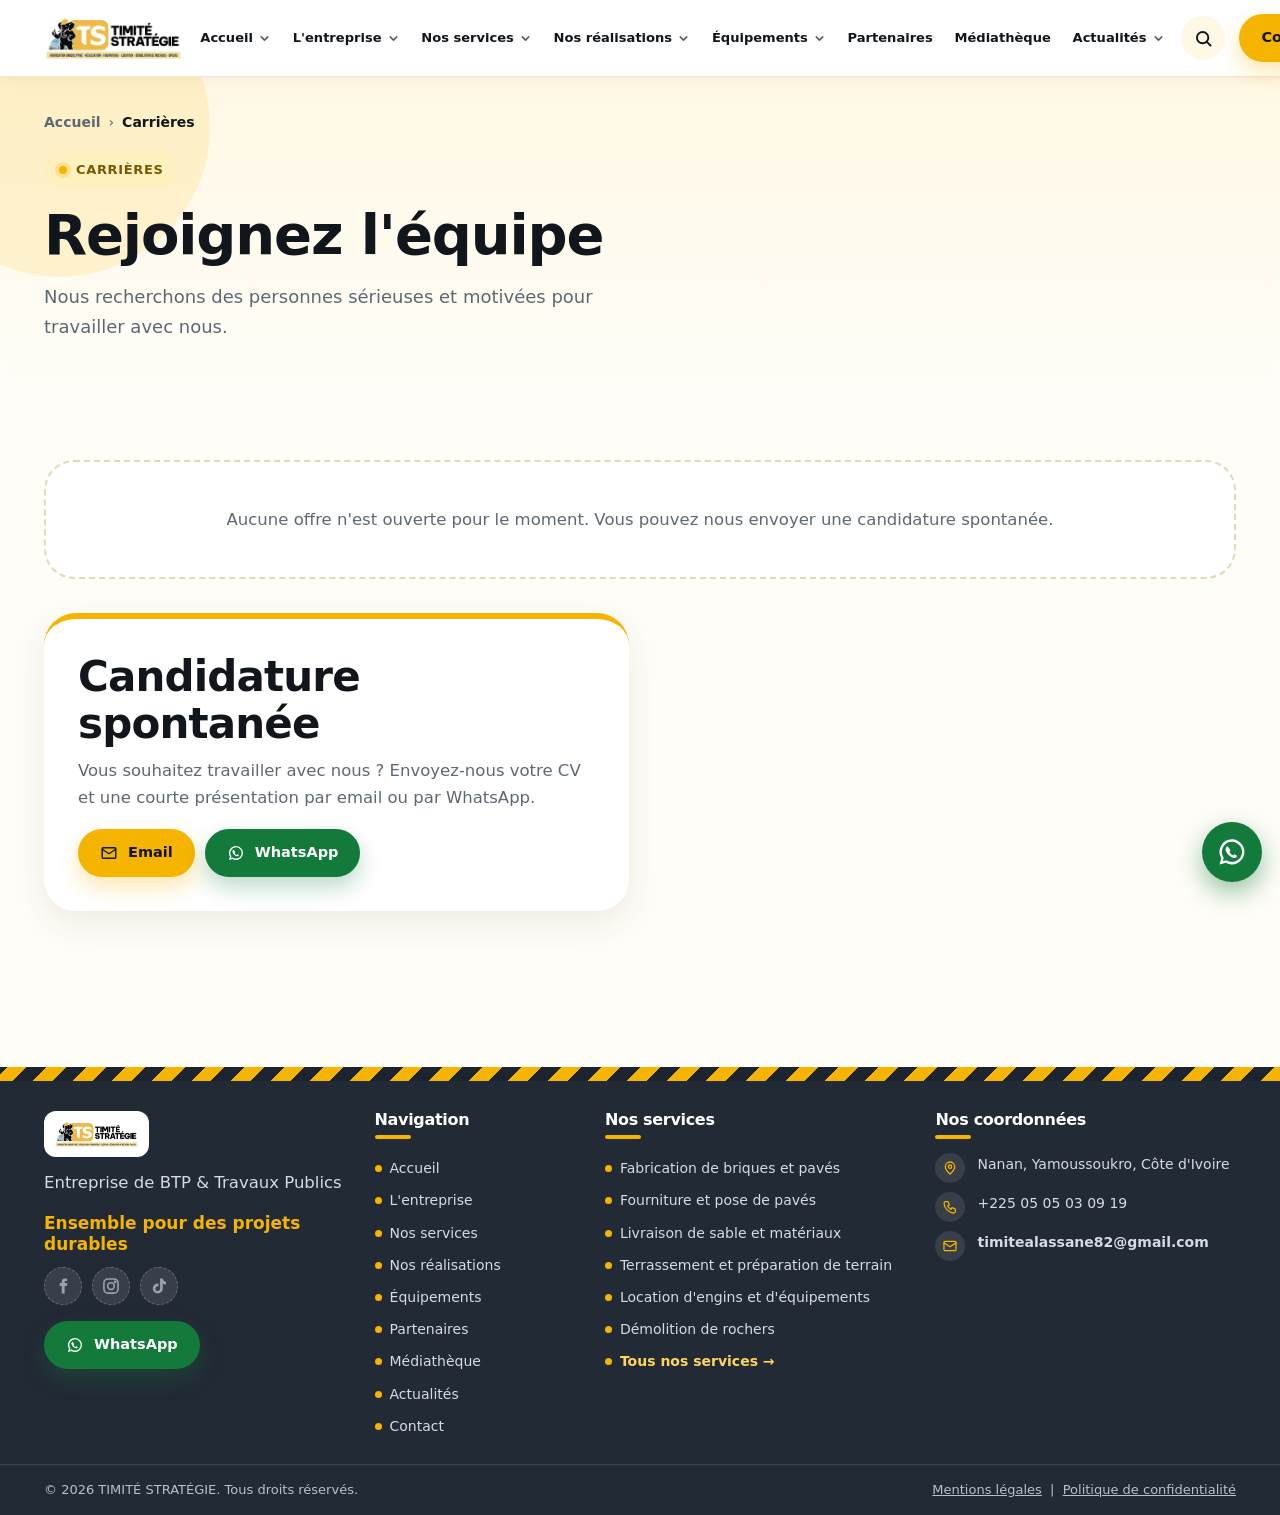
<file: carrieres.html>
<!DOCTYPE html>
<html lang="fr">
<head>
<meta charset="utf-8">
<meta name="viewport" content="width=device-width, initial-scale=1, viewport-fit=cover">
<title>Carrières — TIMITÉ STRATÉGIE</title>
<meta name="description" content="Nous recherchons des personnes sérieuses et motivées pour travailler avec nous.">
<meta name="ts-route" content="carrieres">
<meta name="theme-color" content="#FFF8E5">
<meta http-equiv="Content-Security-Policy" content="default-src 'none'; script-src 'self'; style-src 'self' 'unsafe-inline' https://fonts.googleapis.com; font-src https://fonts.gstatic.com; img-src 'self' data: https:; connect-src https://fonts.googleapis.com https://fonts.gstatic.com https://docs.google.com https://*.googleusercontent.com https://script.google.com; base-uri 'none'; form-action 'none'; object-src 'none'; frame-src https://www.google.com; media-src 'none'; worker-src 'none'">
<meta name="referrer" content="strict-origin-when-cross-origin">
<meta property="og:title" content="Carrières — TIMITÉ STRATÉGIE">
<meta property="og:description" content="Nous recherchons des personnes sérieuses et motivées pour travailler avec nous.">
<meta property="og:type" content="website">
<meta property="og:locale" content="fr_FR">
<meta property="og:site_name" content="TIMITÉ STRATÉGIE">
<meta property="og:url" content="https://timitestrategie.github.io/timite-strategie/carrieres.html">
<meta property="og:image" content="https://timitestrategie.github.io/timite-strategie/og.png">
<meta property="og:image:width" content="1200">
<meta property="og:image:height" content="630">
<meta name="twitter:card" content="summary_large_image">
<link rel="canonical" href="https://timitestrategie.github.io/timite-strategie/carrieres.html">
<script type="application/ld+json" id="ld">{"name": "TIMITÉ STRATÉGIE", "description": "TIMITÉ STRATÉGIE, entreprise de BTP et travaux publics à Nanan, Yamoussoukro : fabrication de briques et pavés, fourniture de matériaux, location d'engins et démolition de rochers.", "telephone": "+225 05 05 03 09 19", "email": "timitealassane82@gmail.com", "address": {"@type": "PostalAddress", "streetAddress": "Nanan, Yamoussoukro", "addressLocality": "Yamoussoukro", "addressCountry": "CI"}, "geo": {"@type": "GeoCoordinates", "latitude": 6.7763727, "longitude": -5.2367797}, "url": "https://timitestrategie.github.io/timite-strategie/", "image": "https://timitestrategie.github.io/timite-strategie/og.png"}</script>
<link rel="icon" href="favicon.png">
<link rel="preconnect" href="https://lh3.googleusercontent.com" crossorigin>
<link rel="preconnect" href="https://docs.google.com" crossorigin>
<link rel="preconnect" href="https://fonts.googleapis.com">
<link rel="preconnect" href="https://fonts.gstatic.com" crossorigin>
<link href="https://fonts.googleapis.com/css2?family=Plus+Jakarta+Sans:wght@400;500;600;700;800&display=swap" rel="stylesheet">
<link rel="stylesheet" href="style.css">
<noscript><style>
.rv{opacity:1!important;transform:none!important}
img.fade{opacity:1!important}
.hero .slide{opacity:0}.hero .slide:first-child{opacity:1}
@media (max-width:1023px){.nav .navbox{flex-wrap:wrap;height:auto!important;padding-bottom:8px}.burger{display:none!important}.nav .menu{display:flex!important;flex-wrap:wrap;width:100%;gap:4px}.nav .menu .dd{display:none}}
</style></noscript>
</head>
<body>
<div id="app">
  <a class="skip" href="#main" data-skip="">Aller au contenu</a>
  
  <header class="nav"><div class="wrap"><div class="navbox">
    <a class="logo" href="./" aria-label="TIMITÉ STRATÉGIE — accueil"><img src="2df71db9f819.webp" alt="TIMITÉ STRATÉGIE"></a>
    <nav class="menu" aria-label="Menu principal"><div class="mi has"><a href="./" class="">Accueil<svg class="ico " viewBox="0 0 24 24" aria-hidden="true"><path d="M6 9l6 6 6-6"></path></svg></a><div class="dd"><div class="ddin"><a href="services.html">Tous nos services</a><a href="realisations.html">Nos réalisations</a><a href="actualites.html">Actualités</a><a href="mediatheque.html">Photos et vidéos</a><a href="contact.html">Demander un devis</a></div></div></div><div class="mi has"><a href="a-propos.html" class="">L'entreprise<svg class="ico " viewBox="0 0 24 24" aria-hidden="true"><path d="M6 9l6 6 6-6"></path></svg></a><div class="dd"><div class="ddin"><a href="a-propos.html">Qui sommes-nous ?</a><a href="equipements.html">Nos équipements</a><a href="partenaires.html">Nos partenaires</a><a href="carrieres.html">Carrières</a><a href="contact.html">Contact</a></div></div></div><div class="mi has"><a href="services.html" class="">Nos services<svg class="ico " viewBox="0 0 24 24" aria-hidden="true"><path d="M6 9l6 6 6-6"></path></svg></a><div class="dd"><div class="ddin"><a href="services.html">Fabrication de briques et pavés</a><a href="services.html">Fourniture et pose de pavés</a><a href="services.html">Livraison de sable et matériaux</a><a href="services.html">Terrassement et préparation de terrain</a><a href="services.html">Location d'engins et d'équipements</a><a href="services.html">Tous nos services</a></div></div></div><div class="mi has"><a href="realisations.html" class="">Nos réalisations<svg class="ico " viewBox="0 0 24 24" aria-hidden="true"><path d="M6 9l6 6 6-6"></path></svg></a><div class="dd"><div class="ddin"><a href="realisations.html">Toutes nos réalisations</a></div></div></div><div class="mi has"><a href="equipements.html" class="">Équipements<svg class="ico " viewBox="0 0 24 24" aria-hidden="true"><path d="M6 9l6 6 6-6"></path></svg></a><div class="dd"><div class="ddin"><a href="equipements.html">Scie à pierre sur rails</a><a href="equipements.html">Bétonnière mobile avec groupe motorisé</a></div></div></div><div class="mi"><a href="partenaires.html" class="">Partenaires</a></div><div class="mi"><a href="mediatheque.html" class="">Médiathèque</a></div><div class="mi has"><a href="actualites.html" class="">Actualités<svg class="ico " viewBox="0 0 24 24" aria-hidden="true"><path d="M6 9l6 6 6-6"></path></svg></a><div class="dd"><div class="ddin"><a href="actualites.html">Notre scie à pierre en action</a></div></div></div></nav>
    <button class="sbtn" data-search="" aria-label="Rechercher"><svg class="ico " viewBox="0 0 24 24" aria-hidden="true"><circle cx="11" cy="11" r="6.5"></circle><path d="m20 20-4.2-4.2"></path></svg></button>
    <a class="btn hd sm" href="contact.html">Contact</a>
    <button class="burger" data-drawer="open" aria-label="Ouvrir le menu" aria-controls="drawer" aria-expanded="false"><svg class="ico " viewBox="0 0 24 24" aria-hidden="true"><path d="M4 7h16M4 12h16M4 17h16"></path></svg></button>
  </div></div></header>
  <div class="drawer" id="drawer">
    <div class="top"><img src="2df71db9f819.webp" alt=""><button class="x2" data-drawer="close" aria-label="Fermer le menu"><svg class="ico " viewBox="0 0 24 24" aria-hidden="true"><path d="M5 5l14 14M19 5 5 19"></path></svg></button></div>
    <a class="lk " href="./">Accueil</a><a class="lk " href="a-propos.html">L'entreprise</a><a class="lk " href="services.html">Nos services</a><a class="lk " href="realisations.html">Nos réalisations</a><a class="lk " href="equipements.html">Équipements</a><a class="lk " href="partenaires.html">Partenaires</a><a class="lk " href="mediatheque.html">Médiathèque</a><a class="lk " href="actualites.html">Actualités</a><a class="lk " href="contact.html">Contact</a>
  </div><main id="main" tabindex="-1" class="fresh"><section class="pagehead"><div class="wrap solo"><div>
    <nav class="crumb in" aria-label="Fil d'Ariane"><a href="./">Accueil</a><span aria-hidden="true">›</span><b aria-current="page">Carrières</b></nav>
    <div class="kicker in">Carrières</div>
    <h1 class="in">Rejoignez l'équipe</h1><p class="lead in">Nous recherchons des personnes sérieuses et motivées pour travailler avec nous.</p>
  </div></div></section><section class="sec"><div class="wrap">
    <div class="empty in">Aucune offre n'est ouverte pour le moment. Vous pouvez nous envoyer une candidature spontanée.</div>
    <div class="vm2" style="margin-top:34px"><div class="box in"><h2>Candidature spontanée</h2><p>Vous souhaitez travailler avec nous ? Envoyez-nous votre CV et une courte présentation par email ou par WhatsApp.</p>
      <div style="display:flex;gap:10px;flex-wrap:wrap;margin-top:18px">
      <a class="btn sm" href="mailto:timitealassane82@gmail.com?subject=Candidature%20spontan%C3%A9e"><svg class="ico " viewBox="0 0 24 24" aria-hidden="true"><rect x="3" y="5" width="18" height="14" rx="1.5"></rect><path d="m3 7 9 6 9-6"></path></svg> Email</a>
      <a class="btn sm wa" href="https://wa.me/2250505030919?text=Bonjour%2C%20je%20souhaite%20postuler%20chez%20TIMIT%C3%89%20STRAT%C3%89GIE." target="_blank" rel="noopener noreferrer"><svg class="ico fill " viewBox="0 0 24 24" aria-hidden="true"><path d="M12 2.5a9.4 9.4 0 0 0-8 14.3L2.6 21.4l4.7-1.3A9.4 9.4 0 1 0 12 2.5zm0 1.9a7.5 7.5 0 1 1-3.9 13.9l-.3-.2-2.7.7.7-2.6-.2-.3A7.5 7.5 0 0 1 12 4.4zM8.7 7.6c-.2 0-.5.1-.7.4-.7.7-1 1.6-.7 2.6.5 2 2.8 4.8 5.5 5.7 1 .3 2 .2 2.7-.6.2-.2.4-.6.2-.9l-1.6-1c-.2-.1-.5 0-.7.2l-.5.6c-1.2-.4-2.3-1.5-2.8-2.7l.5-.6c.2-.2.2-.5.1-.7l-.9-1.7c-.1-.2-.3-.3-.5-.3z"></path></svg> WhatsApp</a></div></div></div>
  </div></section></main>
  <footer class="foot">
    <div class="cols">
      <div>
        <img class="flogo" src="2df71db9f819.webp" alt="TIMITÉ STRATÉGIE">
        <p>Entreprise de BTP &amp; Travaux Publics</p>
        <div class="slogan">Ensemble pour des projets durables</div>
        <div class="soc"><span class="soon" role="img" aria-label="Facebook (bientôt)" title="Facebook : bientôt"><svg class="ico fill " viewBox="0 0 24 24" aria-hidden="true"><path d="M14 8.5V7c0-.6.4-1 1-1h2V3h-2.5A4 4 0 0 0 10.5 7v1.5H8V12h2.5v9H14v-9h2.7l.6-3.5z"></path></svg></span><span class="soon" role="img" aria-label="Instagram (bientôt)" title="Instagram : bientôt"><svg class="ico " viewBox="0 0 24 24" aria-hidden="true"><rect x="3.500" y="3.500" width="17" height="17" rx="5"></rect><circle cx="12" cy="12" r="4"></circle><circle cx="17" cy="7" r=".8" fill="currentColor"></circle></svg></span><span class="soon" role="img" aria-label="TikTok (bientôt)" title="TikTok : bientôt"><svg class="ico fill " viewBox="0 0 24 24" aria-hidden="true"><path d="M16.500 3c.3 2.300 1.600 3.700 3.900 3.900v3.200c-1.400.1-2.700-.3-3.900-1.100v6.100a6 6 0 1 1-6-6c.3 0 .6 0 .9.100v3.300a2.800 2.800 0 1 0 1.900 2.600V3z"></path></svg></span></div>
        <p style="margin-top:16px"><a class="btn sm wa" href="https://wa.me/2250505030919?text=Bonjour%20TIMIT%C3%89%20STRAT%C3%89GIE%2C%20je%20souhaite%20avoir%20des%20informations%20sur%20vos%20services." target="_blank" rel="noopener noreferrer"><svg class="ico fill " viewBox="0 0 24 24" aria-hidden="true"><path d="M12 2.5a9.4 9.4 0 0 0-8 14.3L2.6 21.4l4.7-1.3A9.4 9.4 0 1 0 12 2.5zm0 1.9a7.5 7.5 0 1 1-3.9 13.9l-.3-.2-2.7.7.7-2.6-.2-.3A7.5 7.5 0 0 1 12 4.4zM8.7 7.6c-.2 0-.5.1-.7.4-.7.7-1 1.6-.7 2.6.5 2 2.8 4.8 5.5 5.7 1 .3 2 .2 2.7-.6.2-.2.4-.6.2-.9l-1.6-1c-.2-.1-.5 0-.7.2l-.5.6c-1.2-.4-2.3-1.5-2.8-2.7l.5-.6c.2-.2.2-.5.1-.7l-.9-1.7c-.1-.2-.3-.3-.5-.3z"></path></svg> WhatsApp</a></p>
      </div>
      <div><h2 class="fh">Navigation</h2><ul><li><a href="./">Accueil</a></li><li><a href="a-propos.html">L'entreprise</a></li><li><a href="services.html">Nos services</a></li><li><a href="realisations.html">Nos réalisations</a></li><li><a href="equipements.html">Équipements</a></li><li><a href="partenaires.html">Partenaires</a></li><li><a href="mediatheque.html">Médiathèque</a></li><li><a href="actualites.html">Actualités</a></li><li><a href="contact.html">Contact</a></li></ul></div>
      <div><h2 class="fh">Nos services</h2><ul><li><a href="services.html">Fabrication de briques et pavés</a></li><li><a href="services.html">Fourniture et pose de pavés</a></li><li><a href="services.html">Livraison de sable et matériaux</a></li><li><a href="services.html">Terrassement et préparation de terrain</a></li><li><a href="services.html">Location d'engins et d'équipements</a></li><li><a href="services.html">Démolition de rochers</a></li><li><a class="all" href="services.html">Tous nos services →</a></li></ul></div>
      <div><h2 class="fh">Nos coordonnées</h2>
        <div class="ct"><svg class="ico " viewBox="0 0 24 24" aria-hidden="true"><path d="M12 21s-7-6.2-7-11a7 7 0 0 1 14 0c0 4.8-7 11-7 11z"></path><circle cx="12" cy="10" r="2.5"></circle></svg><span>Nanan, Yamoussoukro, Côte d'Ivoire</span></div>
        <div class="ct"><svg class="ico " viewBox="0 0 24 24" aria-hidden="true"><path d="M5 4h4l2 5-2.5 1.5a11 11 0 0 0 5 5L15 13l5 2v4a2 2 0 0 1-2 2A16 16 0 0 1 3 6a2 2 0 0 1 2-2z"></path></svg><a href="tel:+2250505030919">+225 05 05 03 09 19</a></div>
        <div class="ct"><svg class="ico " viewBox="0 0 24 24" aria-hidden="true"><rect x="3" y="5" width="18" height="14" rx="1.5"></rect><path d="m3 7 9 6 9-6"></path></svg><a href="mailto:timitealassane82@gmail.com"><b>timitealassane82@gmail.com</b></a></div>
        
      </div>
    </div>
    <div class="bottom"><div class="wrap">
      <span>© 2026 TIMITÉ STRATÉGIE. Tous droits réservés.</span>
      <span><button data-legal="mentions">Mentions légales</button> &nbsp;|&nbsp; <button data-legal="confidentialite">Politique de confidentialité</button></span>
    </div></div>
  </footer>
  <aside aria-label="TIMITÉ STRATÉGIE">
  <button class="to-top " id="toTop" aria-label="Retour en haut"><svg class="ico " viewBox="0 0 24 24" aria-hidden="true"><path d="M12 20V5M5.5 11.5 12 5l6.5 6.5"></path></svg></button>
  <a class="wa-float" href="https://wa.me/2250505030919?text=Bonjour%20TIMIT%C3%89%20STRAT%C3%89GIE%2C%20je%20souhaite%20avoir%20des%20informations%20sur%20vos%20services." target="_blank" rel="noopener noreferrer" aria-label="WhatsApp"><svg class="ico fill " viewBox="0 0 24 24" aria-hidden="true"><path d="M12 2.5a9.4 9.4 0 0 0-8 14.3L2.6 21.4l4.7-1.3A9.4 9.4 0 1 0 12 2.5zm0 1.9a7.5 7.5 0 1 1-3.9 13.9l-.3-.2-2.7.7.7-2.6-.2-.3A7.5 7.5 0 0 1 12 4.4zM8.7 7.6c-.2 0-.5.1-.7.4-.7.7-1 1.6-.7 2.6.5 2 2.8 4.8 5.5 5.7 1 .3 2 .2 2.7-.6.2-.2.4-.6.2-.9l-1.6-1c-.2-.1-.5 0-.7.2l-.5.6c-1.2-.4-2.3-1.5-2.8-2.7l.5-.6c.2-.2.2-.5.1-.7l-.9-1.7c-.1-.2-.3-.3-.5-.3z"></path></svg></a>
  </aside><div id="modal"></div></div>
<script src="app.js" integrity="sha384-ltGHpJtUzEEwcL2aDr5AgOLh1tjH1o1AggDHEPbcGU0DzcoEvtrZ73EvurrDUa/B" defer></script>
</body>
</html>
</file>
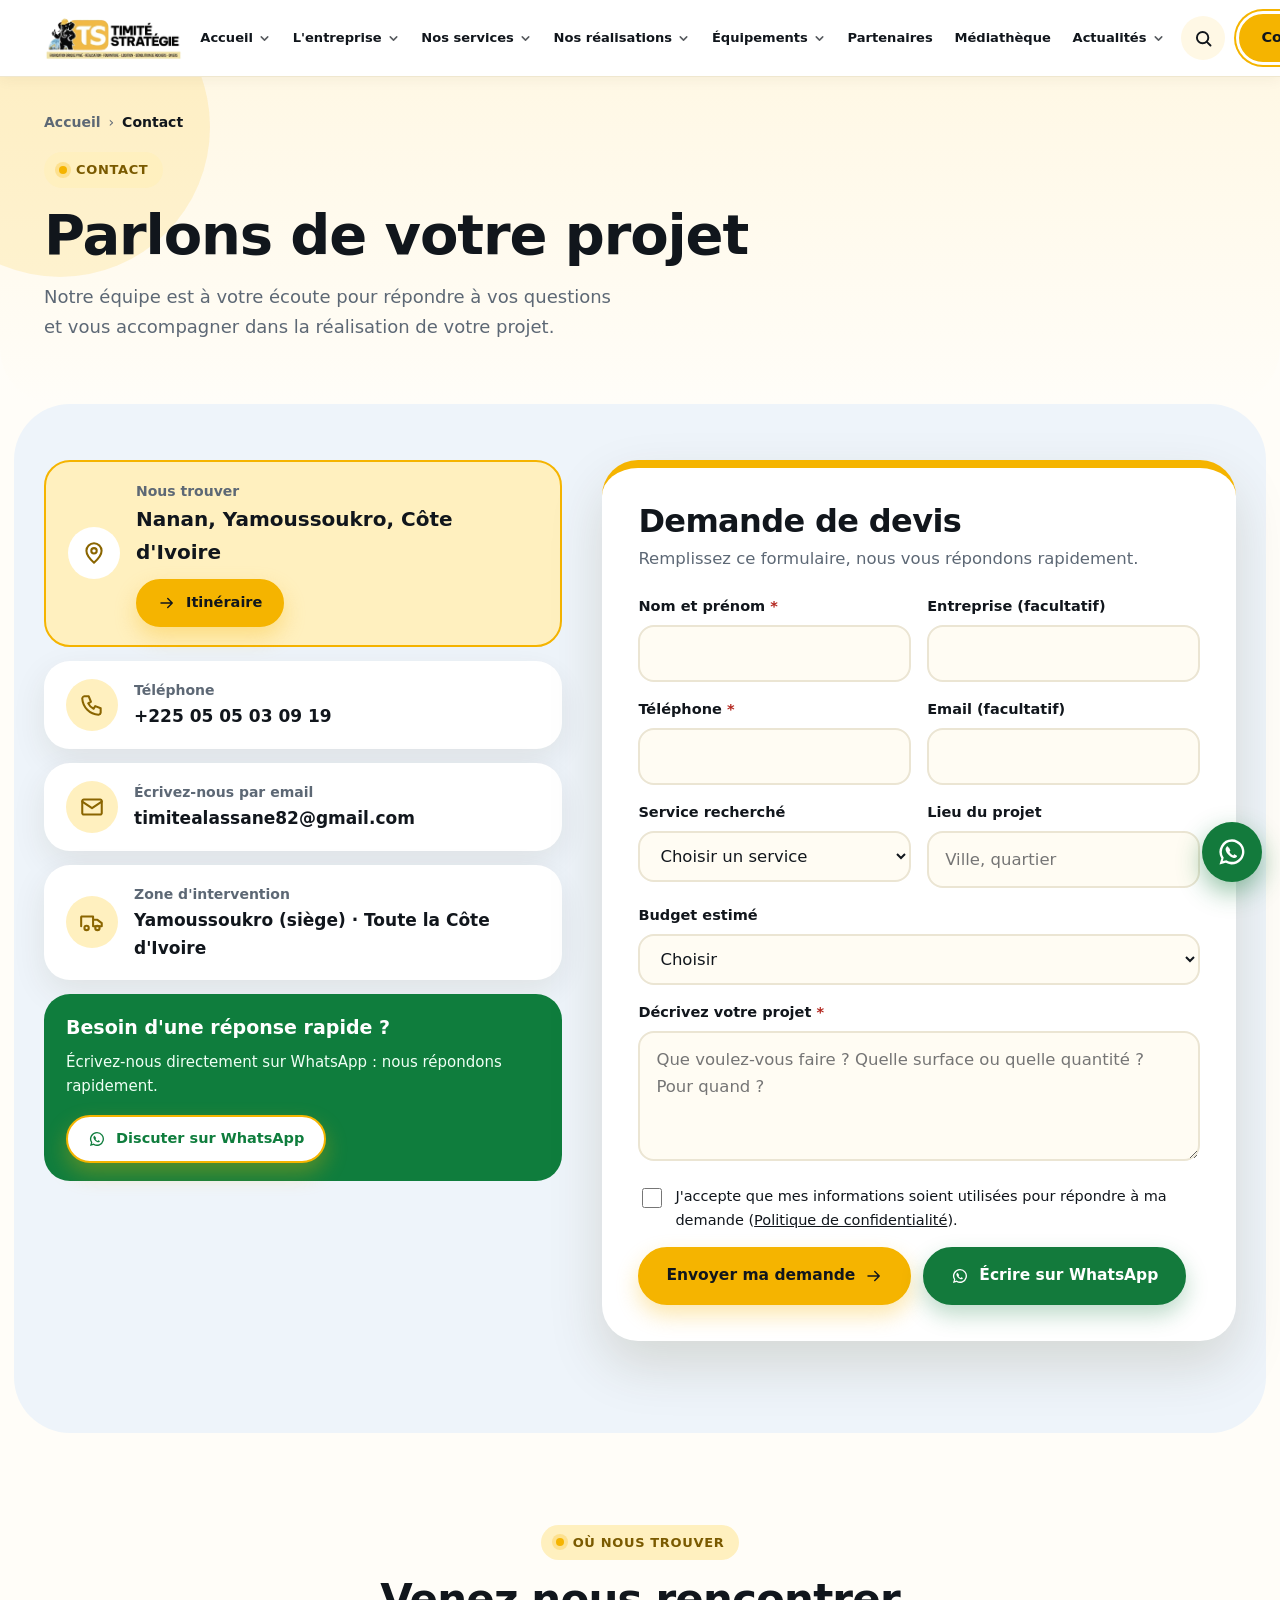
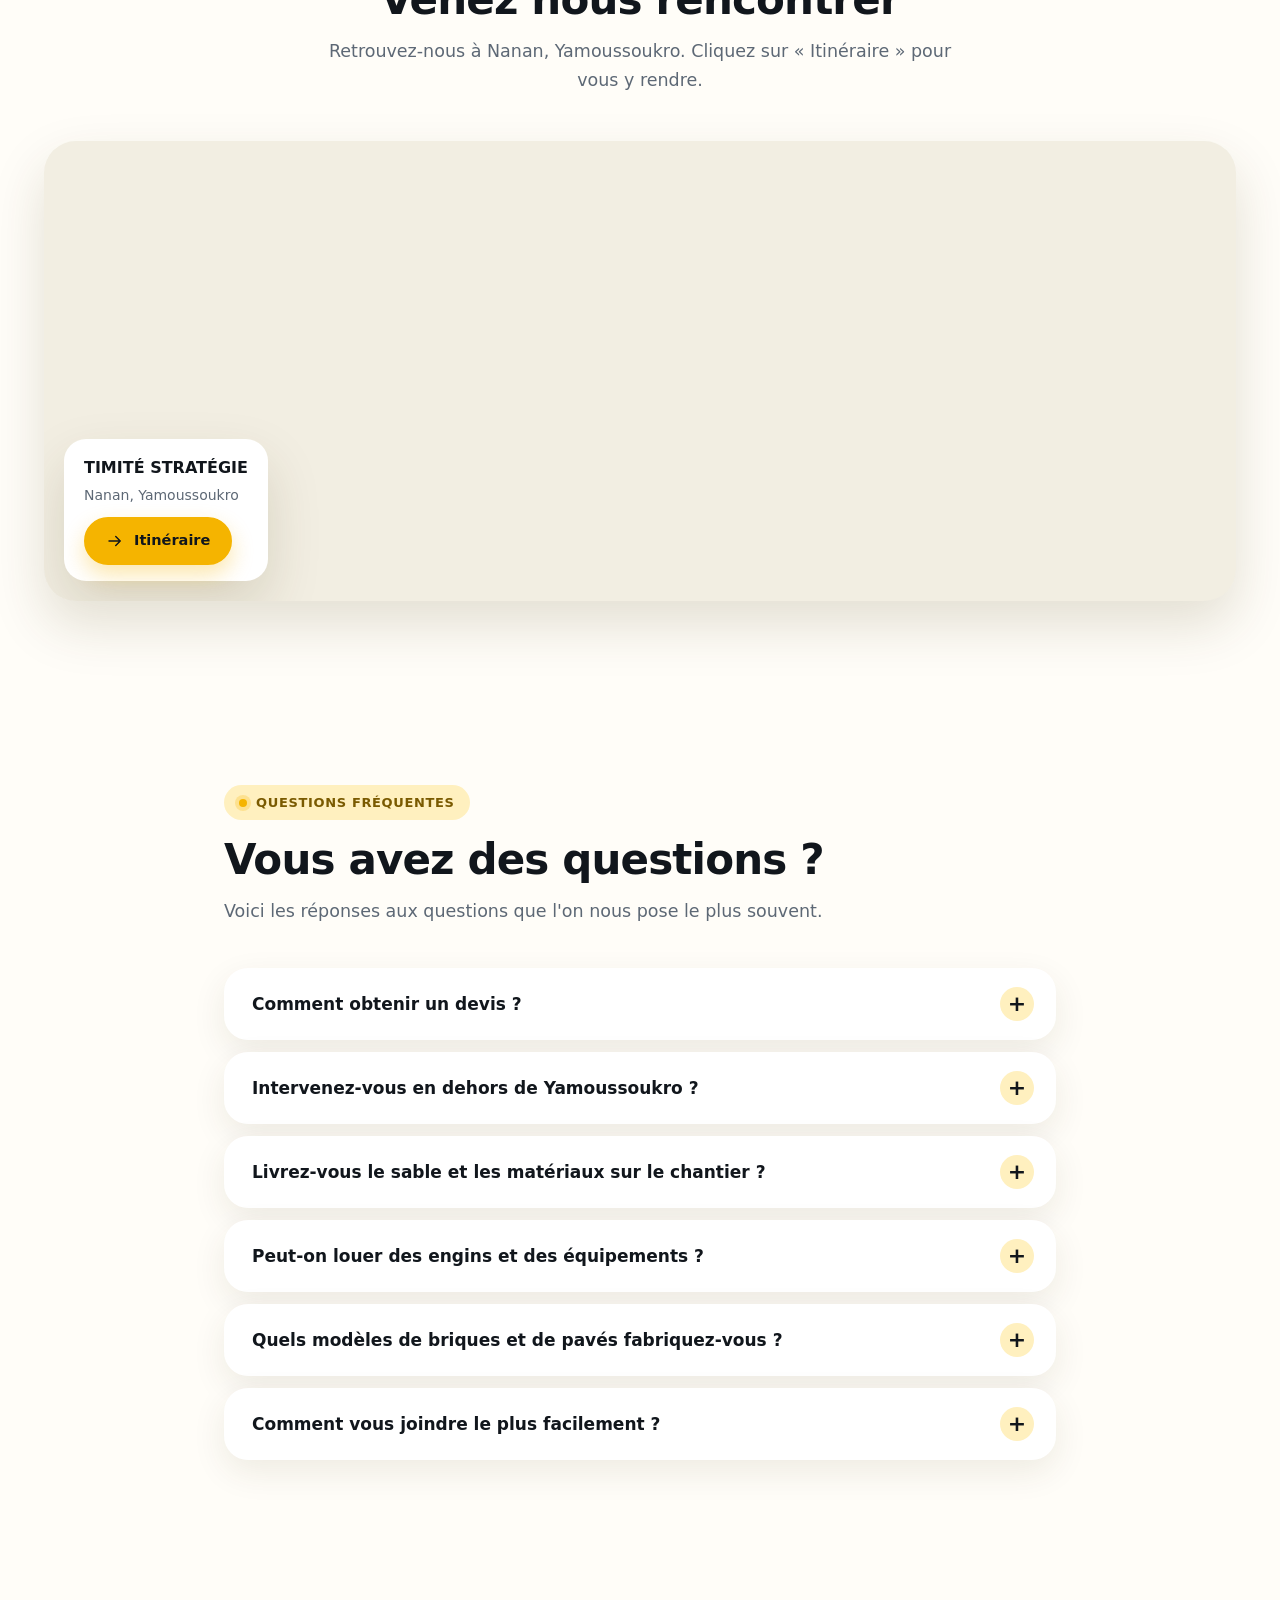
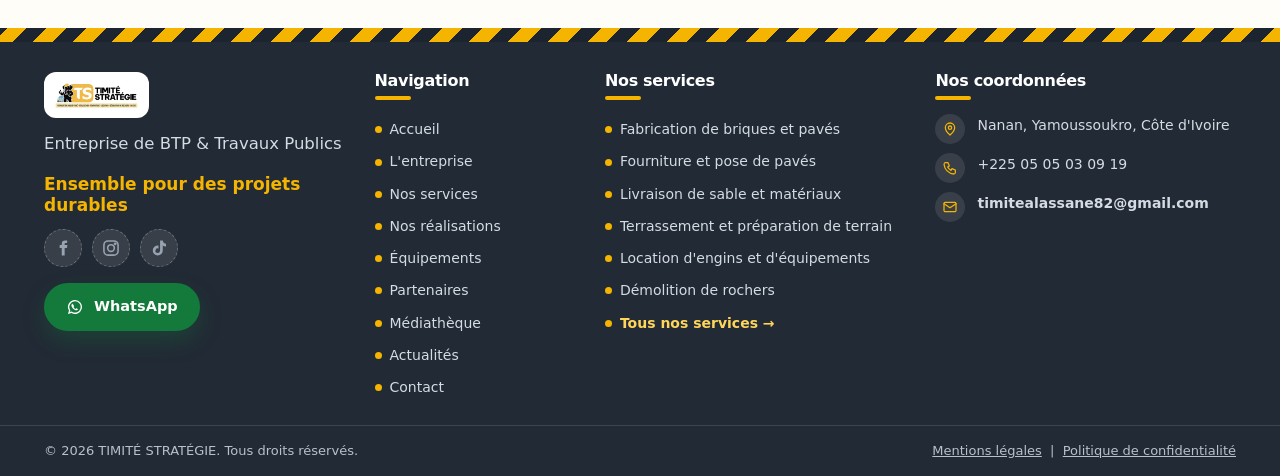
<file: contact.html>
<!DOCTYPE html>
<html lang="fr">
<head>
<meta charset="utf-8">
<meta name="viewport" content="width=device-width, initial-scale=1, viewport-fit=cover">
<title>Contact — TIMITÉ STRATÉGIE</title>
<meta name="description" content="Notre équipe est à votre écoute pour répondre à vos questions et vous accompagner dans la réalisation de votre projet.">
<meta name="ts-route" content="contact">
<meta name="theme-color" content="#FFF8E5">
<meta http-equiv="Content-Security-Policy" content="default-src 'none'; script-src 'self'; style-src 'self' 'unsafe-inline' https://fonts.googleapis.com; font-src https://fonts.gstatic.com; img-src 'self' data: https:; connect-src https://fonts.googleapis.com https://fonts.gstatic.com https://docs.google.com https://*.googleusercontent.com https://script.google.com; base-uri 'none'; form-action 'none'; object-src 'none'; frame-src https://www.google.com; media-src 'none'; worker-src 'none'">
<meta name="referrer" content="strict-origin-when-cross-origin">
<meta property="og:title" content="Contact — TIMITÉ STRATÉGIE">
<meta property="og:description" content="Notre équipe est à votre écoute pour répondre à vos questions et vous accompagner dans la réalisation de votre projet.">
<meta property="og:type" content="website">
<meta property="og:locale" content="fr_FR">
<meta property="og:site_name" content="TIMITÉ STRATÉGIE">
<meta property="og:url" content="https://timitestrategie.github.io/timite-strategie/contact.html">
<meta property="og:image" content="https://timitestrategie.github.io/timite-strategie/og.png">
<meta property="og:image:width" content="1200">
<meta property="og:image:height" content="630">
<meta name="twitter:card" content="summary_large_image">
<link rel="canonical" href="https://timitestrategie.github.io/timite-strategie/contact.html">
<script type="application/ld+json" id="ld">{"name": "TIMITÉ STRATÉGIE", "description": "TIMITÉ STRATÉGIE, entreprise de BTP et travaux publics à Nanan, Yamoussoukro : fabrication de briques et pavés, fourniture de matériaux, location d'engins et démolition de rochers.", "telephone": "+225 05 05 03 09 19", "email": "timitealassane82@gmail.com", "address": {"@type": "PostalAddress", "streetAddress": "Nanan, Yamoussoukro", "addressLocality": "Yamoussoukro", "addressCountry": "CI"}, "geo": {"@type": "GeoCoordinates", "latitude": 6.7763727, "longitude": -5.2367797}, "url": "https://timitestrategie.github.io/timite-strategie/", "image": "https://timitestrategie.github.io/timite-strategie/og.png"}</script>
<link rel="icon" href="favicon.png">
<link rel="preconnect" href="https://lh3.googleusercontent.com" crossorigin>
<link rel="preconnect" href="https://docs.google.com" crossorigin>
<link rel="preconnect" href="https://fonts.googleapis.com">
<link rel="preconnect" href="https://fonts.gstatic.com" crossorigin>
<link href="https://fonts.googleapis.com/css2?family=Plus+Jakarta+Sans:wght@400;500;600;700;800&display=swap" rel="stylesheet">
<link rel="stylesheet" href="style.css">
<noscript><style>
.rv{opacity:1!important;transform:none!important}
img.fade{opacity:1!important}
.hero .slide{opacity:0}.hero .slide:first-child{opacity:1}
@media (max-width:1023px){.nav .navbox{flex-wrap:wrap;height:auto!important;padding-bottom:8px}.burger{display:none!important}.nav .menu{display:flex!important;flex-wrap:wrap;width:100%;gap:4px}.nav .menu .dd{display:none}}
</style></noscript>
</head>
<body>
<div id="app">
  <a class="skip" href="#main" data-skip="">Aller au contenu</a>
  
  <header class="nav"><div class="wrap"><div class="navbox">
    <a class="logo" href="./" aria-label="TIMITÉ STRATÉGIE — accueil"><img src="2df71db9f819.webp" alt="TIMITÉ STRATÉGIE"></a>
    <nav class="menu" aria-label="Menu principal"><div class="mi has"><a href="./" class="">Accueil<svg class="ico " viewBox="0 0 24 24" aria-hidden="true"><path d="M6 9l6 6 6-6"></path></svg></a><div class="dd"><div class="ddin"><a href="services.html">Tous nos services</a><a href="realisations.html">Nos réalisations</a><a href="actualites.html">Actualités</a><a href="mediatheque.html">Photos et vidéos</a><a href="contact.html">Demander un devis</a></div></div></div><div class="mi has"><a href="a-propos.html" class="">L'entreprise<svg class="ico " viewBox="0 0 24 24" aria-hidden="true"><path d="M6 9l6 6 6-6"></path></svg></a><div class="dd"><div class="ddin"><a href="a-propos.html">Qui sommes-nous ?</a><a href="equipements.html">Nos équipements</a><a href="partenaires.html">Nos partenaires</a><a href="carrieres.html">Carrières</a><a href="contact.html">Contact</a></div></div></div><div class="mi has"><a href="services.html" class="">Nos services<svg class="ico " viewBox="0 0 24 24" aria-hidden="true"><path d="M6 9l6 6 6-6"></path></svg></a><div class="dd"><div class="ddin"><a href="services.html">Fabrication de briques et pavés</a><a href="services.html">Fourniture et pose de pavés</a><a href="services.html">Livraison de sable et matériaux</a><a href="services.html">Terrassement et préparation de terrain</a><a href="services.html">Location d'engins et d'équipements</a><a href="services.html">Tous nos services</a></div></div></div><div class="mi has"><a href="realisations.html" class="">Nos réalisations<svg class="ico " viewBox="0 0 24 24" aria-hidden="true"><path d="M6 9l6 6 6-6"></path></svg></a><div class="dd"><div class="ddin"><a href="realisations.html">Toutes nos réalisations</a></div></div></div><div class="mi has"><a href="equipements.html" class="">Équipements<svg class="ico " viewBox="0 0 24 24" aria-hidden="true"><path d="M6 9l6 6 6-6"></path></svg></a><div class="dd"><div class="ddin"><a href="equipements.html">Scie à pierre sur rails</a><a href="equipements.html">Bétonnière mobile avec groupe motorisé</a></div></div></div><div class="mi"><a href="partenaires.html" class="">Partenaires</a></div><div class="mi"><a href="mediatheque.html" class="">Médiathèque</a></div><div class="mi has"><a href="actualites.html" class="">Actualités<svg class="ico " viewBox="0 0 24 24" aria-hidden="true"><path d="M6 9l6 6 6-6"></path></svg></a><div class="dd"><div class="ddin"><a href="actualites.html">Notre scie à pierre en action</a></div></div></div></nav>
    <button class="sbtn" data-search="" aria-label="Rechercher"><svg class="ico " viewBox="0 0 24 24" aria-hidden="true"><circle cx="11" cy="11" r="6.5"></circle><path d="m20 20-4.2-4.2"></path></svg></button>
    <a class="btn hd sm on" href="contact.html" aria-current="page">Contact</a>
    <button class="burger" data-drawer="open" aria-label="Ouvrir le menu" aria-controls="drawer" aria-expanded="false"><svg class="ico " viewBox="0 0 24 24" aria-hidden="true"><path d="M4 7h16M4 12h16M4 17h16"></path></svg></button>
  </div></div></header>
  <div class="drawer" id="drawer">
    <div class="top"><img src="2df71db9f819.webp" alt=""><button class="x2" data-drawer="close" aria-label="Fermer le menu"><svg class="ico " viewBox="0 0 24 24" aria-hidden="true"><path d="M5 5l14 14M19 5 5 19"></path></svg></button></div>
    <a class="lk " href="./">Accueil</a><a class="lk " href="a-propos.html">L'entreprise</a><a class="lk " href="services.html">Nos services</a><a class="lk " href="realisations.html">Nos réalisations</a><a class="lk " href="equipements.html">Équipements</a><a class="lk " href="partenaires.html">Partenaires</a><a class="lk " href="mediatheque.html">Médiathèque</a><a class="lk " href="actualites.html">Actualités</a><a class="lk on" href="contact.html">Contact</a>
  </div><main id="main" tabindex="-1" class="fresh"><section class="pagehead"><div class="wrap solo"><div>
    <nav class="crumb in" aria-label="Fil d'Ariane"><a href="./">Accueil</a><span aria-hidden="true">›</span><b aria-current="page">Contact</b></nav>
    <div class="kicker in">Contact</div>
    <h1 class="in">Parlons de votre projet</h1><p class="lead in">Notre équipe est à votre écoute pour répondre à vos questions et vous accompagner dans la réalisation de votre projet.</p>
  </div></div></section><section class="sec sky"><div class="wrap contact">
    <div class="info">
      <div class="it feat in"><svg class="ico " viewBox="0 0 24 24" aria-hidden="true"><path d="M12 21s-7-6.2-7-11a7 7 0 0 1 14 0c0 4.8-7 11-7 11z"></path><circle cx="12" cy="10" r="2.5"></circle></svg><div><b>Nous trouver</b><span>Nanan, Yamoussoukro, Côte d'Ivoire</span><br><a class="btn sm" href="https://www.google.com/maps/dir/?api=1&amp;destination=6.7763727%2C-5.2367797" target="_blank" rel="noopener noreferrer"><svg class="ico " viewBox="0 0 24 24" aria-hidden="true"><path d="M4 12h15M13 6l6 6-6 6"></path></svg> Itinéraire</a></div></div>
      <a class="it in" href="tel:+2250505030919"><svg class="ico " viewBox="0 0 24 24" aria-hidden="true"><path d="M5 4h4l2 5-2.5 1.5a11 11 0 0 0 5 5L15 13l5 2v4a2 2 0 0 1-2 2A16 16 0 0 1 3 6a2 2 0 0 1 2-2z"></path></svg><div><b>Téléphone</b><span>+225 05 05 03 09 19</span></div></a>
      <a class="it in" href="mailto:timitealassane82@gmail.com"><svg class="ico " viewBox="0 0 24 24" aria-hidden="true"><rect x="3" y="5" width="18" height="14" rx="1.5"></rect><path d="m3 7 9 6 9-6"></path></svg><div><b>Écrivez-nous par email</b><span>timitealassane82@gmail.com</span></div></a>
      
      <div class="it in"><svg class="ico " viewBox="0 0 24 24" aria-hidden="true"><path d="M2 16V7h11v9M13 10h4l4 3v3h-8"></path><circle cx="7" cy="17.5" r="2"></circle><circle cx="17" cy="17.5" r="2"></circle></svg><div><b>Zone d'intervention</b><span>Yamoussoukro (siège) · Toute la Côte d'Ivoire</span></div></div>
      <div class="it wa in"><b>Besoin d'une réponse rapide ?</b><span class="p">Écrivez-nous directement sur WhatsApp : nous répondons rapidement.</span><a class="btn sm" href="https://wa.me/2250505030919?text=Bonjour%20TIMIT%C3%89%20STRAT%C3%89GIE%2C%20je%20souhaite%20avoir%20des%20informations%20sur%20vos%20services." target="_blank" rel="noopener noreferrer"><svg class="ico fill " viewBox="0 0 24 24" aria-hidden="true"><path d="M12 2.5a9.4 9.4 0 0 0-8 14.3L2.6 21.4l4.7-1.3A9.4 9.4 0 1 0 12 2.5zm0 1.9a7.5 7.5 0 1 1-3.9 13.9l-.3-.2-2.7.7.7-2.6-.2-.3A7.5 7.5 0 0 1 12 4.4zM8.7 7.6c-.2 0-.5.1-.7.4-.7.7-1 1.6-.7 2.6.5 2 2.8 4.8 5.5 5.7 1 .3 2 .2 2.7-.6.2-.2.4-.6.2-.9l-1.6-1c-.2-.1-.5 0-.7.2l-.5.6c-1.2-.4-2.3-1.5-2.8-2.7l.5-.6c.2-.2.2-.5.1-.7l-.9-1.7c-.1-.2-.3-.3-.5-.3z"></path></svg> Discuter sur WhatsApp</a></div>
    </div>
    <form class="form in" id="devis" novalidate="">
      <h2>Demande de devis</h2><p class="sub">Remplissez ce formulaire, nous vous répondons rapidement.</p>
      <div class="fg">
        <div><label for="f-nom">Nom et prénom <span class="req">*</span></label><input id="f-nom" name="nom" autocomplete="name" maxlength="120" required="" aria-required="true"></div>
        <div><label for="f-ent">Entreprise (facultatif)</label><input id="f-ent" name="entreprise" autocomplete="organization" maxlength="120"></div>
        <div><label for="f-tel">Téléphone <span class="req">*</span></label><input id="f-tel" name="telephone" type="tel" autocomplete="tel" inputmode="tel" maxlength="30" required="" aria-required="true"></div>
        <div><label for="f-mail">Email (facultatif)</label><input id="f-mail" name="email" type="email" autocomplete="email" maxlength="120"></div>
        <div><label for="f-srv">Service recherché</label><select id="f-srv" name="service"><option value="">Choisir un service</option>
          <option>Fabrication de briques et pavés</option><option>Fourniture et pose de pavés</option><option>Livraison de sable et matériaux</option><option>Terrassement et préparation de terrain</option><option>Location d'engins et d'équipements</option><option>Démolition de rochers</option><option>Évacuation et transport de matériaux</option><option>Réalisation de travaux BTP</option><option>Aménagements divers</option><option>Autres prestations</option><option>Autre</option></select></div>
        <div><label for="f-loc">Lieu du projet</label><input id="f-loc" name="localisation" maxlength="160" placeholder="Ville, quartier"></div>
        <div class="full"><label for="f-bud">Budget estimé</label><select id="f-bud" name="budget"><option value="">Choisir</option><option>Moins de 500 000 FCFA</option><option>De 500 000 à 2 000 000 FCFA</option><option>De 2 000 000 à 10 000 000 FCFA</option><option>Plus de 10 000 000 FCFA</option><option>À définir ensemble</option></select></div>
        <div class="full"><label for="f-msg">Décrivez votre projet <span class="req">*</span></label><textarea id="f-msg" name="message" required="" aria-required="true" maxlength="3000" placeholder="Que voulez-vous faire ? Quelle surface ou quelle quantité ? Pour quand ?"></textarea></div>
        <div class="hp" aria-hidden="true"><label>Ne pas remplir<input name="piege" tabindex="-1" autocomplete="off"></label></div>
        <label class="chk full"><input type="checkbox" name="accord" required=""><span>J'accepte que mes informations soient utilisées pour répondre à ma demande (<button type="button" data-legal="confidentialite" style="all:unset;text-decoration:underline;cursor:pointer">Politique de confidentialité</button>).</span></label>
      </div>
      <div class="actions">
        <button class="btn" type="submit">Envoyer ma demande <svg class="ico " viewBox="0 0 24 24" aria-hidden="true"><path d="M4 12h15M13 6l6 6-6 6"></path></svg></button>
        <a class="btn wa" href="https://wa.me/2250505030919?text=Bonjour%20TIMIT%C3%89%20STRAT%C3%89GIE%2C%20je%20souhaite%20avoir%20des%20informations%20sur%20vos%20services." target="_blank" rel="noopener noreferrer"><svg class="ico fill " viewBox="0 0 24 24" aria-hidden="true"><path d="M12 2.5a9.4 9.4 0 0 0-8 14.3L2.6 21.4l4.7-1.3A9.4 9.4 0 1 0 12 2.5zm0 1.9a7.5 7.5 0 1 1-3.9 13.9l-.3-.2-2.7.7.7-2.6-.2-.3A7.5 7.5 0 0 1 12 4.4zM8.7 7.6c-.2 0-.5.1-.7.4-.7.7-1 1.6-.7 2.6.5 2 2.8 4.8 5.5 5.7 1 .3 2 .2 2.7-.6.2-.2.4-.6.2-.9l-1.6-1c-.2-.1-.5 0-.7.2l-.5.6c-1.2-.4-2.3-1.5-2.8-2.7l.5-.6c.2-.2.2-.5.1-.7l-.9-1.7c-.1-.2-.3-.3-.5-.3z"></path></svg> Écrire sur WhatsApp</a>
      </div>
      <div class="msg" id="f-msg-box" role="status" aria-live="polite"></div>
    </form>
  </div></section><section class="sec"><div class="wrap">
    <div class="head c in"><div class="kicker">Où nous trouver</div><h2>Venez nous rencontrer</h2><p>Retrouvez-nous à Nanan, Yamoussoukro. Cliquez sur « Itinéraire » pour vous y rendre.</p></div>
    <div class="mapbox"><iframe title="Plan d'accès" src="https://www.google.com/maps?q=6.7763727%2C-5.2367797&amp;z=17&amp;output=embed&amp;hl=fr" loading="lazy" referrerpolicy="no-referrer-when-downgrade" sandbox="allow-scripts allow-same-origin allow-popups allow-popups-to-escape-sandbox"></iframe>
      <div class="mapcard"><b>TIMITÉ STRATÉGIE</b><span>Nanan, Yamoussoukro</span><a class="btn sm" href="https://www.google.com/maps/dir/?api=1&amp;destination=6.7763727%2C-5.2367797" target="_blank" rel="noopener noreferrer"><svg class="ico " viewBox="0 0 24 24" aria-hidden="true"><path d="M4 12h15M13 6l6 6-6 6"></path></svg> Itinéraire</a></div></div>
  </div></section><section class="sec"><div class="wrap faq">
    <div class="head in"><div class="kicker">Questions fréquentes</div><h2>Vous avez des questions ?</h2><p>Voici les réponses aux questions que l'on nous pose le plus souvent.</p></div>
    <details class="qa in"><summary>Comment obtenir un devis ?</summary><div class="ans"><p>Utilisez le formulaire de la page Contact, écrivez-nous sur WhatsApp ou par email, ou appelez-nous. Plus vous donnez de détails (lieu, surface ou quantité, délai), plus le devis est précis.</p></div></details><details class="qa in"><summary>Intervenez-vous en dehors de Yamoussoukro ?</summary><div class="ans"><p>Nous sommes basés à Nanan, Yamoussoukro, et nous étudions vos projets partout en Côte d'Ivoire.</p></div></details><details class="qa in"><summary>Livrez-vous le sable et les matériaux sur le chantier ?</summary><div class="ans"><p>Oui, nous livrons le sable et les matériaux de construction sur votre chantier, en quantité adaptée à votre besoin.</p></div></details><details class="qa in"><summary>Peut-on louer des engins et des équipements ?</summary><div class="ans"><p>Oui. Contactez-nous pour connaître le matériel disponible et les conditions de location.</p></div></details><details class="qa in"><summary>Quels modèles de briques et de pavés fabriquez-vous ?</summary><div class="ans"><p>Contactez-nous pour connaître les modèles, les dimensions et les quantités disponibles.</p></div></details><details class="qa in"><summary>Comment vous joindre le plus facilement ?</summary><div class="ans"><p>Par WhatsApp ou par téléphone. Vous pouvez aussi nous écrire par email ou remplir le formulaire de devis.</p></div></details>
  </div></section></main>
  <footer class="foot">
    <div class="cols">
      <div>
        <img class="flogo" src="2df71db9f819.webp" alt="TIMITÉ STRATÉGIE">
        <p>Entreprise de BTP &amp; Travaux Publics</p>
        <div class="slogan">Ensemble pour des projets durables</div>
        <div class="soc"><span class="soon" role="img" aria-label="Facebook (bientôt)" title="Facebook : bientôt"><svg class="ico fill " viewBox="0 0 24 24" aria-hidden="true"><path d="M14 8.5V7c0-.6.4-1 1-1h2V3h-2.5A4 4 0 0 0 10.5 7v1.5H8V12h2.5v9H14v-9h2.7l.6-3.5z"></path></svg></span><span class="soon" role="img" aria-label="Instagram (bientôt)" title="Instagram : bientôt"><svg class="ico " viewBox="0 0 24 24" aria-hidden="true"><rect x="3.500" y="3.500" width="17" height="17" rx="5"></rect><circle cx="12" cy="12" r="4"></circle><circle cx="17" cy="7" r=".8" fill="currentColor"></circle></svg></span><span class="soon" role="img" aria-label="TikTok (bientôt)" title="TikTok : bientôt"><svg class="ico fill " viewBox="0 0 24 24" aria-hidden="true"><path d="M16.500 3c.3 2.300 1.600 3.700 3.900 3.900v3.200c-1.400.1-2.700-.3-3.900-1.100v6.100a6 6 0 1 1-6-6c.3 0 .6 0 .9.100v3.300a2.800 2.800 0 1 0 1.900 2.600V3z"></path></svg></span></div>
        <p style="margin-top:16px"><a class="btn sm wa" href="https://wa.me/2250505030919?text=Bonjour%20TIMIT%C3%89%20STRAT%C3%89GIE%2C%20je%20souhaite%20avoir%20des%20informations%20sur%20vos%20services." target="_blank" rel="noopener noreferrer"><svg class="ico fill " viewBox="0 0 24 24" aria-hidden="true"><path d="M12 2.5a9.4 9.4 0 0 0-8 14.3L2.6 21.4l4.7-1.3A9.4 9.4 0 1 0 12 2.5zm0 1.9a7.5 7.5 0 1 1-3.9 13.9l-.3-.2-2.7.7.7-2.6-.2-.3A7.5 7.5 0 0 1 12 4.4zM8.7 7.6c-.2 0-.5.1-.7.4-.7.7-1 1.6-.7 2.6.5 2 2.8 4.8 5.5 5.7 1 .3 2 .2 2.7-.6.2-.2.4-.6.2-.9l-1.6-1c-.2-.1-.5 0-.7.2l-.5.6c-1.2-.4-2.3-1.5-2.8-2.7l.5-.6c.2-.2.2-.5.1-.7l-.9-1.7c-.1-.2-.3-.3-.5-.3z"></path></svg> WhatsApp</a></p>
      </div>
      <div><h2 class="fh">Navigation</h2><ul><li><a href="./">Accueil</a></li><li><a href="a-propos.html">L'entreprise</a></li><li><a href="services.html">Nos services</a></li><li><a href="realisations.html">Nos réalisations</a></li><li><a href="equipements.html">Équipements</a></li><li><a href="partenaires.html">Partenaires</a></li><li><a href="mediatheque.html">Médiathèque</a></li><li><a href="actualites.html">Actualités</a></li><li><a href="contact.html">Contact</a></li></ul></div>
      <div><h2 class="fh">Nos services</h2><ul><li><a href="services.html">Fabrication de briques et pavés</a></li><li><a href="services.html">Fourniture et pose de pavés</a></li><li><a href="services.html">Livraison de sable et matériaux</a></li><li><a href="services.html">Terrassement et préparation de terrain</a></li><li><a href="services.html">Location d'engins et d'équipements</a></li><li><a href="services.html">Démolition de rochers</a></li><li><a class="all" href="services.html">Tous nos services →</a></li></ul></div>
      <div><h2 class="fh">Nos coordonnées</h2>
        <div class="ct"><svg class="ico " viewBox="0 0 24 24" aria-hidden="true"><path d="M12 21s-7-6.2-7-11a7 7 0 0 1 14 0c0 4.8-7 11-7 11z"></path><circle cx="12" cy="10" r="2.5"></circle></svg><span>Nanan, Yamoussoukro, Côte d'Ivoire</span></div>
        <div class="ct"><svg class="ico " viewBox="0 0 24 24" aria-hidden="true"><path d="M5 4h4l2 5-2.5 1.5a11 11 0 0 0 5 5L15 13l5 2v4a2 2 0 0 1-2 2A16 16 0 0 1 3 6a2 2 0 0 1 2-2z"></path></svg><a href="tel:+2250505030919">+225 05 05 03 09 19</a></div>
        <div class="ct"><svg class="ico " viewBox="0 0 24 24" aria-hidden="true"><rect x="3" y="5" width="18" height="14" rx="1.5"></rect><path d="m3 7 9 6 9-6"></path></svg><a href="mailto:timitealassane82@gmail.com"><b>timitealassane82@gmail.com</b></a></div>
        
      </div>
    </div>
    <div class="bottom"><div class="wrap">
      <span>© 2026 TIMITÉ STRATÉGIE. Tous droits réservés.</span>
      <span><button data-legal="mentions">Mentions légales</button> &nbsp;|&nbsp; <button data-legal="confidentialite">Politique de confidentialité</button></span>
    </div></div>
  </footer>
  <aside aria-label="TIMITÉ STRATÉGIE">
  <button class="to-top " id="toTop" aria-label="Retour en haut"><svg class="ico " viewBox="0 0 24 24" aria-hidden="true"><path d="M12 20V5M5.5 11.5 12 5l6.5 6.5"></path></svg></button>
  <a class="wa-float" href="https://wa.me/2250505030919?text=Bonjour%20TIMIT%C3%89%20STRAT%C3%89GIE%2C%20je%20souhaite%20avoir%20des%20informations%20sur%20vos%20services." target="_blank" rel="noopener noreferrer" aria-label="WhatsApp"><svg class="ico fill " viewBox="0 0 24 24" aria-hidden="true"><path d="M12 2.5a9.4 9.4 0 0 0-8 14.3L2.6 21.4l4.7-1.3A9.4 9.4 0 1 0 12 2.5zm0 1.9a7.5 7.5 0 1 1-3.9 13.9l-.3-.2-2.7.7.7-2.6-.2-.3A7.5 7.5 0 0 1 12 4.4zM8.7 7.6c-.2 0-.5.1-.7.4-.7.7-1 1.6-.7 2.6.5 2 2.8 4.8 5.5 5.7 1 .3 2 .2 2.7-.6.2-.2.4-.6.2-.9l-1.6-1c-.2-.1-.5 0-.7.2l-.5.6c-1.2-.4-2.3-1.5-2.8-2.7l.5-.6c.2-.2.2-.5.1-.7l-.9-1.7c-.1-.2-.3-.3-.5-.3z"></path></svg></a>
  </aside><div id="modal"></div></div>
<script src="app.js" integrity="sha384-ltGHpJtUzEEwcL2aDr5AgOLh1tjH1o1AggDHEPbcGU0DzcoEvtrZ73EvurrDUa/B" defer></script>
</body>
</html>
</file>
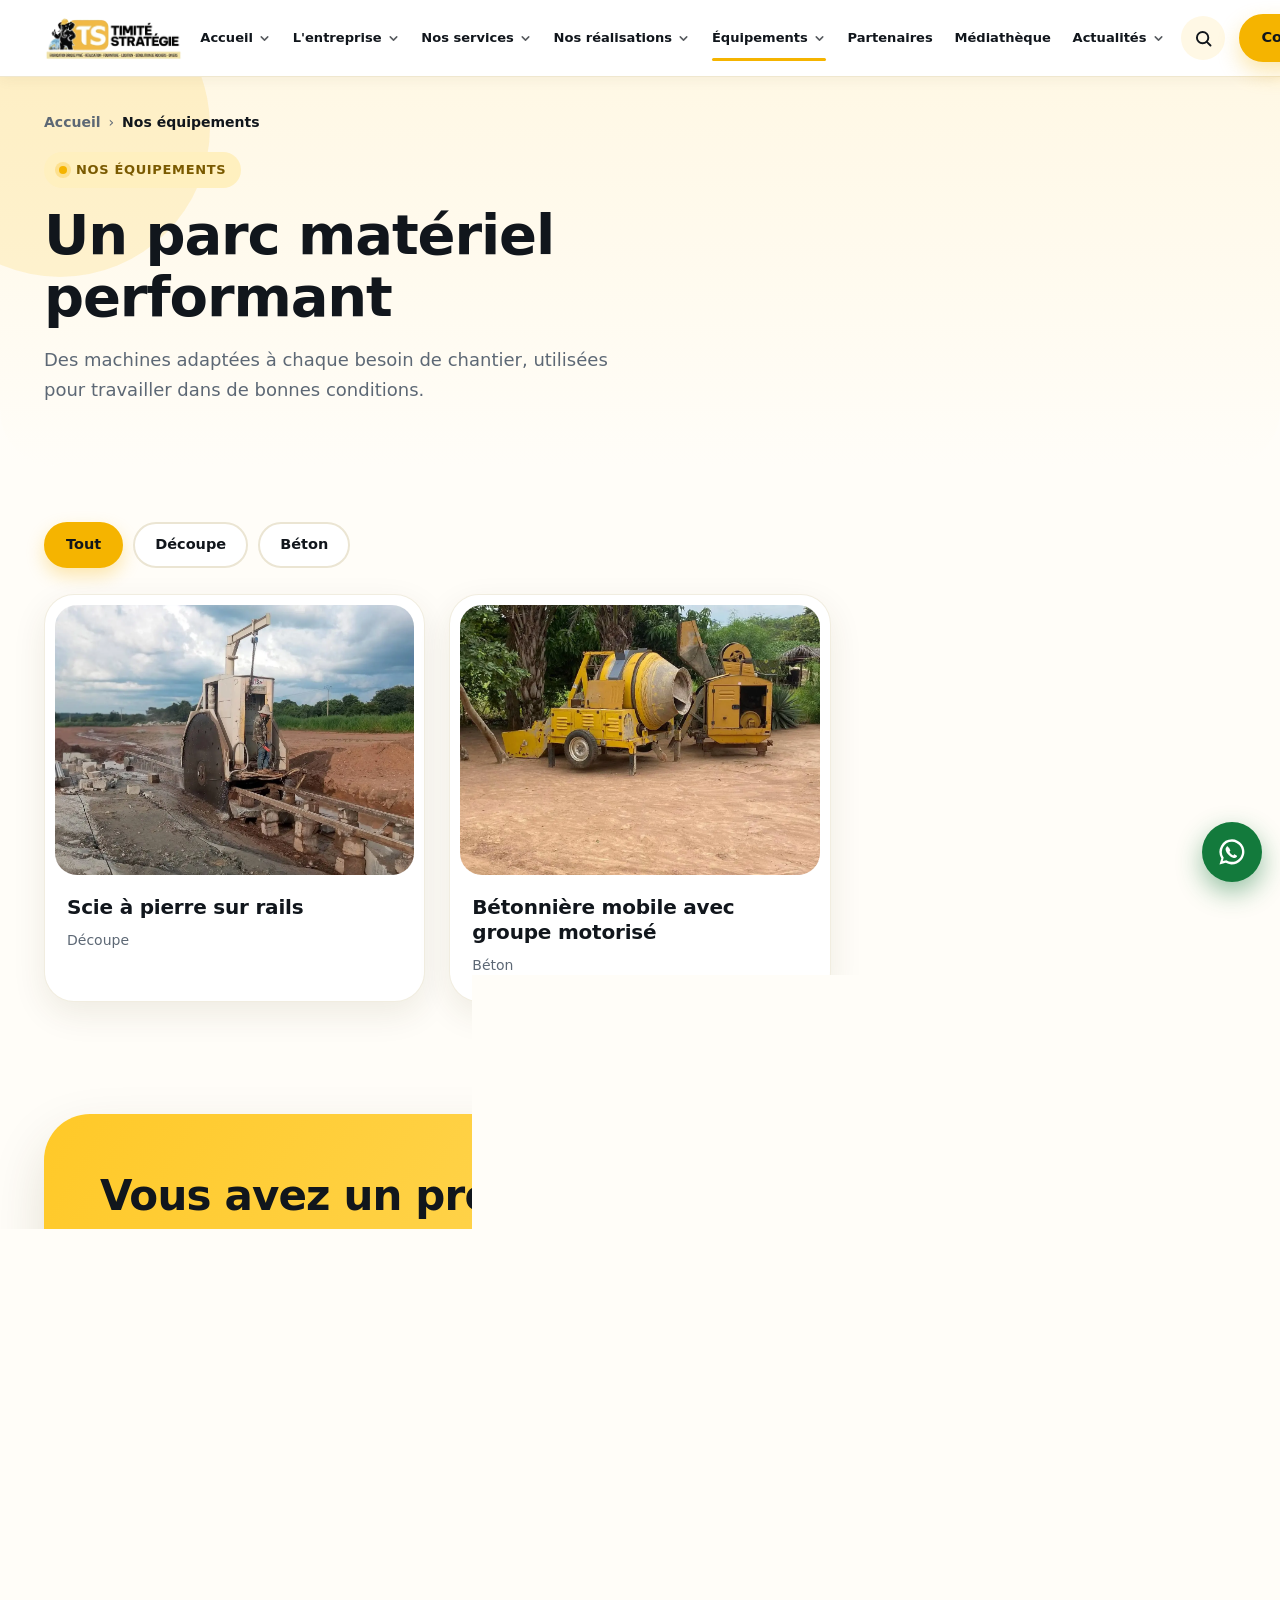
<file: equipements.html>
<!DOCTYPE html>
<html lang="fr">
<head>
<meta charset="utf-8">
<meta name="viewport" content="width=device-width, initial-scale=1, viewport-fit=cover">
<title>Équipements — TIMITÉ STRATÉGIE</title>
<meta name="description" content="Des machines adaptées à chaque besoin de chantier, utilisées pour travailler dans de bonnes conditions.">
<meta name="ts-route" content="equipements">
<meta name="theme-color" content="#FFF8E5">
<meta http-equiv="Content-Security-Policy" content="default-src 'none'; script-src 'self'; style-src 'self' 'unsafe-inline' https://fonts.googleapis.com; font-src https://fonts.gstatic.com; img-src 'self' data: https:; connect-src https://fonts.googleapis.com https://fonts.gstatic.com https://docs.google.com https://*.googleusercontent.com https://script.google.com; base-uri 'none'; form-action 'none'; object-src 'none'; frame-src https://www.google.com; media-src 'none'; worker-src 'none'">
<meta name="referrer" content="strict-origin-when-cross-origin">
<meta property="og:title" content="Équipements — TIMITÉ STRATÉGIE">
<meta property="og:description" content="Des machines adaptées à chaque besoin de chantier, utilisées pour travailler dans de bonnes conditions.">
<meta property="og:type" content="website">
<meta property="og:locale" content="fr_FR">
<meta property="og:site_name" content="TIMITÉ STRATÉGIE">
<meta property="og:url" content="https://timitestrategie.github.io/timite-strategie/equipements.html">
<meta property="og:image" content="https://timitestrategie.github.io/timite-strategie/og.png">
<meta property="og:image:width" content="1200">
<meta property="og:image:height" content="630">
<meta name="twitter:card" content="summary_large_image">
<link rel="canonical" href="https://timitestrategie.github.io/timite-strategie/equipements.html">
<script type="application/ld+json" id="ld">{"name": "TIMITÉ STRATÉGIE", "description": "TIMITÉ STRATÉGIE, entreprise de BTP et travaux publics à Nanan, Yamoussoukro : fabrication de briques et pavés, fourniture de matériaux, location d'engins et démolition de rochers.", "telephone": "+225 05 05 03 09 19", "email": "timitealassane82@gmail.com", "address": {"@type": "PostalAddress", "streetAddress": "Nanan, Yamoussoukro", "addressLocality": "Yamoussoukro", "addressCountry": "CI"}, "geo": {"@type": "GeoCoordinates", "latitude": 6.7763727, "longitude": -5.2367797}, "url": "https://timitestrategie.github.io/timite-strategie/", "image": "https://timitestrategie.github.io/timite-strategie/og.png"}</script>
<link rel="icon" href="favicon.png">
<link rel="preconnect" href="https://lh3.googleusercontent.com" crossorigin>
<link rel="preconnect" href="https://docs.google.com" crossorigin>
<link rel="preconnect" href="https://fonts.googleapis.com">
<link rel="preconnect" href="https://fonts.gstatic.com" crossorigin>
<link href="https://fonts.googleapis.com/css2?family=Plus+Jakarta+Sans:wght@400;500;600;700;800&display=swap" rel="stylesheet">
<link rel="stylesheet" href="style.css">
<noscript><style>
.rv{opacity:1!important;transform:none!important}
img.fade{opacity:1!important}
.hero .slide{opacity:0}.hero .slide:first-child{opacity:1}
@media (max-width:1023px){.nav .navbox{flex-wrap:wrap;height:auto!important;padding-bottom:8px}.burger{display:none!important}.nav .menu{display:flex!important;flex-wrap:wrap;width:100%;gap:4px}.nav .menu .dd{display:none}}
</style></noscript>
</head>
<body>
<div id="app">
  <a class="skip" href="#main" data-skip="">Aller au contenu</a>
  
  <header class="nav"><div class="wrap"><div class="navbox">
    <a class="logo" href="./" aria-label="TIMITÉ STRATÉGIE — accueil"><img src="2df71db9f819.webp" alt="TIMITÉ STRATÉGIE"></a>
    <nav class="menu" aria-label="Menu principal"><div class="mi has"><a href="./" class="">Accueil<svg class="ico " viewBox="0 0 24 24" aria-hidden="true"><path d="M6 9l6 6 6-6"></path></svg></a><div class="dd"><div class="ddin"><a href="services.html">Tous nos services</a><a href="realisations.html">Nos réalisations</a><a href="actualites.html">Actualités</a><a href="mediatheque.html">Photos et vidéos</a><a href="contact.html">Demander un devis</a></div></div></div><div class="mi has"><a href="a-propos.html" class="">L'entreprise<svg class="ico " viewBox="0 0 24 24" aria-hidden="true"><path d="M6 9l6 6 6-6"></path></svg></a><div class="dd"><div class="ddin"><a href="a-propos.html">Qui sommes-nous ?</a><a href="equipements.html">Nos équipements</a><a href="partenaires.html">Nos partenaires</a><a href="carrieres.html">Carrières</a><a href="contact.html">Contact</a></div></div></div><div class="mi has"><a href="services.html" class="">Nos services<svg class="ico " viewBox="0 0 24 24" aria-hidden="true"><path d="M6 9l6 6 6-6"></path></svg></a><div class="dd"><div class="ddin"><a href="services.html">Fabrication de briques et pavés</a><a href="services.html">Fourniture et pose de pavés</a><a href="services.html">Livraison de sable et matériaux</a><a href="services.html">Terrassement et préparation de terrain</a><a href="services.html">Location d'engins et d'équipements</a><a href="services.html">Tous nos services</a></div></div></div><div class="mi has"><a href="realisations.html" class="">Nos réalisations<svg class="ico " viewBox="0 0 24 24" aria-hidden="true"><path d="M6 9l6 6 6-6"></path></svg></a><div class="dd"><div class="ddin"><a href="realisations.html">Toutes nos réalisations</a></div></div></div><div class="mi has"><a href="equipements.html" class="on" aria-current="page">Équipements<svg class="ico " viewBox="0 0 24 24" aria-hidden="true"><path d="M6 9l6 6 6-6"></path></svg></a><div class="dd"><div class="ddin"><a href="equipements.html">Scie à pierre sur rails</a><a href="equipements.html">Bétonnière mobile avec groupe motorisé</a></div></div></div><div class="mi"><a href="partenaires.html" class="">Partenaires</a></div><div class="mi"><a href="mediatheque.html" class="">Médiathèque</a></div><div class="mi has"><a href="actualites.html" class="">Actualités<svg class="ico " viewBox="0 0 24 24" aria-hidden="true"><path d="M6 9l6 6 6-6"></path></svg></a><div class="dd"><div class="ddin"><a href="actualites.html">Notre scie à pierre en action</a></div></div></div></nav>
    <button class="sbtn" data-search="" aria-label="Rechercher"><svg class="ico " viewBox="0 0 24 24" aria-hidden="true"><circle cx="11" cy="11" r="6.5"></circle><path d="m20 20-4.2-4.2"></path></svg></button>
    <a class="btn hd sm" href="contact.html">Contact</a>
    <button class="burger" data-drawer="open" aria-label="Ouvrir le menu" aria-controls="drawer" aria-expanded="false"><svg class="ico " viewBox="0 0 24 24" aria-hidden="true"><path d="M4 7h16M4 12h16M4 17h16"></path></svg></button>
  </div></div></header>
  <div class="drawer" id="drawer">
    <div class="top"><img src="2df71db9f819.webp" alt=""><button class="x2" data-drawer="close" aria-label="Fermer le menu"><svg class="ico " viewBox="0 0 24 24" aria-hidden="true"><path d="M5 5l14 14M19 5 5 19"></path></svg></button></div>
    <a class="lk " href="./">Accueil</a><a class="lk " href="a-propos.html">L'entreprise</a><a class="lk " href="services.html">Nos services</a><a class="lk " href="realisations.html">Nos réalisations</a><a class="lk on" href="equipements.html">Équipements</a><a class="lk " href="partenaires.html">Partenaires</a><a class="lk " href="mediatheque.html">Médiathèque</a><a class="lk " href="actualites.html">Actualités</a><a class="lk " href="contact.html">Contact</a>
  </div><main id="main" tabindex="-1" class="fresh"><section class="pagehead"><div class="wrap solo"><div>
    <nav class="crumb in" aria-label="Fil d'Ariane"><a href="./">Accueil</a><span aria-hidden="true">›</span><b aria-current="page">Nos équipements</b></nav>
    <div class="kicker in">Nos équipements</div>
    <h1 class="in">Un parc matériel performant</h1><p class="lead in">Des machines adaptées à chaque besoin de chantier, utilisées pour travailler dans de bonnes conditions.</p>
  </div></div></section><section class="sec"><div class="wrap">
    <div class="chips in" role="group" aria-label="Filtres"><button class="chip on" data-filter="" data-fk="cat">Tout</button><button class="chip" data-filter="Découpe" data-fk="cat">Découpe</button><button class="chip" data-filter="Béton" data-fk="cat">Béton</button></div>
    <div class="grid g3" id="filterable">
    <div class="card in" data-cat="Découpe" data-open="equipements:0" tabindex="0" role="button" aria-label="Scie à pierre sur rails">
      <div class="ph " data-k="scie-1"><img class="" loading="eager" decoding="async" src="34f76fc14700.webp" alt="Scie à pierre sur rails"></div>
      <div class="tx"><h2>Scie à pierre sur rails</h2><div class="meta"><span>Découpe</span></div></div>
    </div>
    <div class="card in" data-cat="Béton" data-open="equipements:1" tabindex="0" role="button" aria-label="Bétonnière mobile avec groupe motorisé">
      <div class="ph " data-k="betonniere"><img class="" loading="eager" decoding="async" src="6782ee704dd9.webp" alt="Bétonnière mobile avec groupe motorisé"></div>
      <div class="tx"><h2>Bétonnière mobile avec groupe motorisé</h2><div class="meta"><span>Béton</span></div></div>
    </div></div>
  </div></section><section class="cta"><div class="wrap"><div class="box in">
    <div><h2>Vous avez un projet ?</h2><p>Parlons-en ! Notre équipe est à votre écoute pour étudier votre besoin et vous proposer la meilleure solution.</p></div>
    <div style="display:flex;gap:12px;flex-wrap:wrap">
      <a class="btn" href="contact.html">Demander un devis <svg class="ico " viewBox="0 0 24 24" aria-hidden="true"><path d="M4 12h15M13 6l6 6-6 6"></path></svg></a>
      <a class="btn line" href="mailto:timitealassane82@gmail.com"><svg class="ico " viewBox="0 0 24 24" aria-hidden="true"><rect x="3" y="5" width="18" height="14" rx="1.5"></rect><path d="m3 7 9 6 9-6"></path></svg> Écrire par email</a>
    </div>
  </div></div></section></main>
  <footer class="foot">
    <div class="cols">
      <div>
        <img class="flogo" src="2df71db9f819.webp" alt="TIMITÉ STRATÉGIE">
        <p>Entreprise de BTP &amp; Travaux Publics</p>
        <div class="slogan">Ensemble pour des projets durables</div>
        <div class="soc"><span class="soon" role="img" aria-label="Facebook (bientôt)" title="Facebook : bientôt"><svg class="ico fill " viewBox="0 0 24 24" aria-hidden="true"><path d="M14 8.5V7c0-.6.4-1 1-1h2V3h-2.5A4 4 0 0 0 10.5 7v1.5H8V12h2.5v9H14v-9h2.7l.6-3.5z"></path></svg></span><span class="soon" role="img" aria-label="Instagram (bientôt)" title="Instagram : bientôt"><svg class="ico " viewBox="0 0 24 24" aria-hidden="true"><rect x="3.500" y="3.500" width="17" height="17" rx="5"></rect><circle cx="12" cy="12" r="4"></circle><circle cx="17" cy="7" r=".8" fill="currentColor"></circle></svg></span><span class="soon" role="img" aria-label="TikTok (bientôt)" title="TikTok : bientôt"><svg class="ico fill " viewBox="0 0 24 24" aria-hidden="true"><path d="M16.500 3c.3 2.300 1.600 3.700 3.900 3.900v3.200c-1.400.1-2.700-.3-3.900-1.100v6.100a6 6 0 1 1-6-6c.3 0 .6 0 .9.100v3.300a2.800 2.800 0 1 0 1.900 2.600V3z"></path></svg></span></div>
        <p style="margin-top:16px"><a class="btn sm wa" href="https://wa.me/2250505030919?text=Bonjour%20TIMIT%C3%89%20STRAT%C3%89GIE%2C%20je%20souhaite%20avoir%20des%20informations%20sur%20vos%20services." target="_blank" rel="noopener noreferrer"><svg class="ico fill " viewBox="0 0 24 24" aria-hidden="true"><path d="M12 2.5a9.4 9.4 0 0 0-8 14.3L2.6 21.4l4.7-1.3A9.4 9.4 0 1 0 12 2.5zm0 1.9a7.5 7.5 0 1 1-3.9 13.9l-.3-.2-2.7.7.7-2.6-.2-.3A7.5 7.5 0 0 1 12 4.4zM8.7 7.6c-.2 0-.5.1-.7.4-.7.7-1 1.6-.7 2.6.5 2 2.8 4.8 5.5 5.7 1 .3 2 .2 2.7-.6.2-.2.4-.6.2-.9l-1.6-1c-.2-.1-.5 0-.7.2l-.5.6c-1.2-.4-2.3-1.5-2.8-2.7l.5-.6c.2-.2.2-.5.1-.7l-.9-1.7c-.1-.2-.3-.3-.5-.3z"></path></svg> WhatsApp</a></p>
      </div>
      <div><h2 class="fh">Navigation</h2><ul><li><a href="./">Accueil</a></li><li><a href="a-propos.html">L'entreprise</a></li><li><a href="services.html">Nos services</a></li><li><a href="realisations.html">Nos réalisations</a></li><li><a href="equipements.html">Équipements</a></li><li><a href="partenaires.html">Partenaires</a></li><li><a href="mediatheque.html">Médiathèque</a></li><li><a href="actualites.html">Actualités</a></li><li><a href="contact.html">Contact</a></li></ul></div>
      <div><h2 class="fh">Nos services</h2><ul><li><a href="services.html">Fabrication de briques et pavés</a></li><li><a href="services.html">Fourniture et pose de pavés</a></li><li><a href="services.html">Livraison de sable et matériaux</a></li><li><a href="services.html">Terrassement et préparation de terrain</a></li><li><a href="services.html">Location d'engins et d'équipements</a></li><li><a href="services.html">Démolition de rochers</a></li><li><a class="all" href="services.html">Tous nos services →</a></li></ul></div>
      <div><h2 class="fh">Nos coordonnées</h2>
        <div class="ct"><svg class="ico " viewBox="0 0 24 24" aria-hidden="true"><path d="M12 21s-7-6.2-7-11a7 7 0 0 1 14 0c0 4.8-7 11-7 11z"></path><circle cx="12" cy="10" r="2.5"></circle></svg><span>Nanan, Yamoussoukro, Côte d'Ivoire</span></div>
        <div class="ct"><svg class="ico " viewBox="0 0 24 24" aria-hidden="true"><path d="M5 4h4l2 5-2.5 1.5a11 11 0 0 0 5 5L15 13l5 2v4a2 2 0 0 1-2 2A16 16 0 0 1 3 6a2 2 0 0 1 2-2z"></path></svg><a href="tel:+2250505030919">+225 05 05 03 09 19</a></div>
        <div class="ct"><svg class="ico " viewBox="0 0 24 24" aria-hidden="true"><rect x="3" y="5" width="18" height="14" rx="1.5"></rect><path d="m3 7 9 6 9-6"></path></svg><a href="mailto:timitealassane82@gmail.com"><b>timitealassane82@gmail.com</b></a></div>
        
      </div>
    </div>
    <div class="bottom"><div class="wrap">
      <span>© 2026 TIMITÉ STRATÉGIE. Tous droits réservés.</span>
      <span><button data-legal="mentions">Mentions légales</button> &nbsp;|&nbsp; <button data-legal="confidentialite">Politique de confidentialité</button></span>
    </div></div>
  </footer>
  <aside aria-label="TIMITÉ STRATÉGIE">
  <button class="to-top " id="toTop" aria-label="Retour en haut"><svg class="ico " viewBox="0 0 24 24" aria-hidden="true"><path d="M12 20V5M5.5 11.5 12 5l6.5 6.5"></path></svg></button>
  <a class="wa-float" href="https://wa.me/2250505030919?text=Bonjour%20TIMIT%C3%89%20STRAT%C3%89GIE%2C%20je%20souhaite%20avoir%20des%20informations%20sur%20vos%20services." target="_blank" rel="noopener noreferrer" aria-label="WhatsApp"><svg class="ico fill " viewBox="0 0 24 24" aria-hidden="true"><path d="M12 2.5a9.4 9.4 0 0 0-8 14.3L2.6 21.4l4.7-1.3A9.4 9.4 0 1 0 12 2.5zm0 1.9a7.5 7.5 0 1 1-3.9 13.9l-.3-.2-2.7.7.7-2.6-.2-.3A7.5 7.5 0 0 1 12 4.4zM8.7 7.6c-.2 0-.5.1-.7.4-.7.7-1 1.6-.7 2.6.5 2 2.8 4.8 5.5 5.7 1 .3 2 .2 2.7-.6.2-.2.4-.6.2-.9l-1.6-1c-.2-.1-.5 0-.7.2l-.5.6c-1.2-.4-2.3-1.5-2.8-2.7l.5-.6c.2-.2.2-.5.1-.7l-.9-1.7c-.1-.2-.3-.3-.5-.3z"></path></svg></a>
  </aside><div id="modal"></div></div>
<script src="app.js" integrity="sha384-ltGHpJtUzEEwcL2aDr5AgOLh1tjH1o1AggDHEPbcGU0DzcoEvtrZ73EvurrDUa/B" defer></script>
</body>
</html>
</file>
<file: style.css>
:root{--y:#F5B400;--y2:#FFD65A;--ink:#1C2430;--steel:#5D6875;--line:#EBE5D3;--cream:#FFF8E5;--sun:#FFF0BF;--sky:#EEF4FA;--mint:#E7F5EC;--rose:#FDECEC;--wrap:1240px;--e:cubic-bezier(.2,.7,.2,1);--sh:0 12px 34px rgba(70,54,8,.09);--sh2:0 24px 54px rgba(70,54,8,.15)}
*{box-sizing:border-box}
html{scroll-behavior:smooth;-webkit-text-size-adjust:100%}
body{margin:0;font:400 16.5px/1.65 "Plus Jakarta Sans","Nunito",system-ui,-apple-system,"Segoe UI",Arial,sans-serif;color:var(--ink);background:#FFFDF8;overflow-x:hidden;overflow-wrap:break-word}
h1,h2,h3,h4{font-family:inherit;margin:0;line-height:1.12;font-weight:800;letter-spacing:-.02em;overflow-wrap:break-word}
h2{font-size:clamp(28px,3.6vw,42px)}
h3{font-size:20px;line-height:1.25;font-weight:700;letter-spacing:-.01em}
.card h2,.pc h2{font-size:20px;line-height:1.25;font-weight:700;letter-spacing:-.01em}
p{margin:0 0 1em}
a{color:inherit}
img{max-width:100%;display:block}
button{font:inherit;cursor:pointer}
:focus-visible{outline:3px solid var(--y);outline-offset:3px;border-radius:8px}
.sr-only{position:absolute!important;width:1px;height:1px;overflow:hidden;clip:rect(0 0 0 0);white-space:nowrap}
.skip{position:absolute;left:12px;top:-70px;z-index:200;background:var(--y);color:var(--ink);font-weight:700;padding:12px 20px;border-radius:99px;text-decoration:none}
.skip:focus{top:12px}
#main:focus{outline:0}
.wrap{max-width:var(--wrap);margin:0 auto;padding:0 24px}
.sec{padding:92px 0;position:relative}
.sec.tint{background:var(--cream);border-radius:56px;margin:0 14px}
.sec.sky{background:var(--sky);border-radius:56px;margin:0 14px}
.sec.sun{background:var(--sun);border-radius:56px;margin:0 14px}
.kicker{display:inline-flex;align-items:center;gap:9px;background:var(--sun);color:#7A5A00;font-weight:700;font-size:13px;letter-spacing:.05em;text-transform:uppercase;padding:7px 15px;border-radius:99px;margin-bottom:16px}
.kicker:before{content:"";width:8px;height:8px;border-radius:50%;background:var(--y);box-shadow:0 0 0 4px rgba(245,180,0,.25)}
.tint .kicker,.sun .kicker{background:#fff}
.head{max-width:640px;margin-bottom:42px}
.head p{color:var(--steel);margin-top:14px;font-size:17.5px}
.head.c{margin:0 auto 46px;text-align:center}
.row-head{display:flex;justify-content:space-between;align-items:flex-end;gap:20px;flex-wrap:wrap;margin-bottom:42px}
.row-head .head{margin:0}
.btn{display:inline-flex;align-items:center;justify-content:center;gap:10px;background:var(--y);color:var(--ink);font-weight:700;font-size:15.5px;padding:14px 26px;border-radius:99px;border:2px solid var(--y);text-decoration:none;box-shadow:0 10px 22px rgba(245,180,0,.32);transition:transform .25s var(--e),box-shadow .25s,background .2s,border-color .2s}
.btn:hover{transform:translateY(-3px);box-shadow:0 16px 30px rgba(245,180,0,.42);background:var(--y2);border-color:var(--y2)}
.btn.ghost,.btn.line{background:#fff;border-color:var(--line);box-shadow:none;color:var(--ink)}
.btn.ghost:hover,.btn.line:hover{background:var(--sun);border-color:var(--y);box-shadow:0 10px 22px rgba(70,54,8,.08)}
.btn.sm{padding:10px 20px;font-size:14.5px}
.btn svg{width:18px;height:18px;transition:transform .25s var(--e)}
.btn:hover svg{transform:translateX(4px)}
.ico{width:26px;height:26px;fill:none;stroke:currentColor;stroke-width:1.9;stroke-linecap:round;stroke-linejoin:round;flex:none}
.ico.fill{fill:currentColor;stroke:none}
.wa{background:#137A3C;color:#fff;border-color:#137A3C;box-shadow:0 10px 22px rgba(19,122,60,.28)}
.wa:hover{background:#0E5F2D;border-color:#0E5F2D;color:#fff;box-shadow:0 16px 30px rgba(19,122,60,.36)}

/* annonce */
.annonce{background:linear-gradient(90deg,#FFC928,#FFE07A);color:var(--ink);font-weight:600;font-size:15px;line-height:1.4;text-align:center;padding:9px 52px 9px 18px;position:relative;animation:drop .5s var(--e) both}
.annonce a{font-weight:800;margin-left:8px;white-space:nowrap}
.annonce .ax{position:absolute;right:4px;top:50%;transform:translateY(-50%);width:44px;height:44px;border:0;background:none;color:var(--ink);display:flex;align-items:center;justify-content:center}
.annonce .ax .ico{width:18px;height:18px;stroke-width:2.4}
@keyframes drop{from{transform:translateY(-100%);opacity:0}to{transform:none;opacity:1}}
/* barre du haut */
.topbar{background:var(--sun);font-size:14px}
.topbar .wrap{display:flex;justify-content:space-between;align-items:center;gap:20px;min-height:44px}
.topbar .l,.topbar .r{display:flex;gap:20px;align-items:center;flex-wrap:wrap}
.topbar a,.topbar .addr{text-decoration:none;display:inline-flex;gap:9px;align-items:center;min-width:0;max-width:100%}
.topbar a:hover{color:#8A6500}
.topbar .ico{width:26px;height:26px;padding:6px;background:#fff;border-radius:50%;color:#9A7000;stroke-width:2}
/* navigation */
.nav{position:sticky;top:0;z-index:50;padding:10px 0 6px;pointer-events:none}
.nav .wrap{pointer-events:none}
.navbox{pointer-events:auto;display:flex;align-items:center;gap:12px;background:rgba(255,255,255,.96);backdrop-filter:blur(10px);border-radius:99px;padding:8px 10px 8px 22px;box-shadow:0 10px 30px rgba(70,54,8,.12);border:1px solid rgba(235,229,211,.9);transition:box-shadow .3s,padding .3s}
.nav.scrolled .navbox{box-shadow:0 14px 38px rgba(70,54,8,.2);padding-top:5px;padding-bottom:5px}
.logo{flex:none;display:block}
.logo img,.chip-logo img,.drawer .top img{max-width:none;width:auto}
.logo img{height:50px;transition:height .3s var(--e)}
.nav.scrolled .logo img{height:42px}
.menu{display:flex;gap:2px;align-items:center;margin-left:auto;flex:none}
.menu a{font-weight:600;font-size:clamp(13px,1.02vw,14.5px);padding:10px clamp(7px,.8vw,12px);white-space:nowrap;text-decoration:none;border-radius:99px;transition:background .2s,color .2s}
.menu a:hover{background:var(--cream)}
.menu a.on{background:var(--sun);color:#5E4400;font-weight:700}
.sbtn{width:44px;height:44px;flex:none;border:0;background:var(--cream);color:var(--ink);border-radius:50%;display:flex;align-items:center;justify-content:center;transition:background .2s,transform .25s var(--e)}
.sbtn:hover{background:var(--y);transform:rotate(-8deg) scale(1.06)}
.sbtn .ico{width:21px;height:21px;stroke-width:2.2}
.burger{display:none;width:44px;height:44px;border:0;background:var(--y);color:var(--ink);border-radius:50%;align-items:center;justify-content:center}
.burger .ico{width:22px;height:22px;stroke-width:2.3}
.nav .btn{white-space:nowrap}
.drawer{display:none}

/* haut de page */
.hero{position:relative;margin-top:-84px;padding:114px 0 118px;background:radial-gradient(820px 460px at 88% 6%,#FFE8A2 0,rgba(255,232,162,0) 62%),radial-gradient(640px 420px at 0 40%,#FFF1C8 0,rgba(255,241,200,0) 62%);overflow:hidden}
.hero .blob{position:absolute;border-radius:50%;filter:blur(2px);pointer-events:none;animation:drift 14s ease-in-out infinite}
.hero .b1{width:220px;height:220px;left:-70px;top:60px;background:rgba(245,180,0,.18)}
.hero .b2{width:140px;height:140px;right:44%;bottom:60px;background:rgba(245,180,0,.16);animation-delay:-6s}
@keyframes drift{50%{transform:translate(18px,-22px) scale(1.06)}}
.hero>.wrap{display:grid;grid-template-columns:1.02fr .98fr;gap:60px;align-items:center;position:relative;z-index:2;min-width:0}
.hero .in{padding:30px 0;min-width:0}
.hero h1,.hero .h1{font-size:clamp(38px,5.3vw,66px);line-height:1.05;margin:0 0 22px;font-weight:800;letter-spacing:-.02em;overflow-wrap:break-word}
.hero h1 span,.hero .h1 span{display:block}
.hero h1 .y,.hero .h1 .y{display:block;width:fit-content;max-width:100%;background:linear-gradient(transparent 62%,var(--y) 62%,var(--y) 90%,transparent 90%);padding:0 6px;margin-left:-6px}
.hero p.lead{font-size:clamp(16.5px,1.4vw,19px);color:var(--steel);max-width:540px}
.hero .btns{display:flex;gap:14px;flex-wrap:wrap;margin-top:30px}
.hpts{list-style:none;margin:30px 0 0;padding:0;display:flex;flex-wrap:wrap;gap:12px 24px;color:var(--ink);font-weight:600;font-size:15px}
.hpts li{display:inline-flex;gap:9px;align-items:center}
.hpts .ico{width:22px;height:22px;padding:4px;border-radius:50%;background:var(--y);color:var(--ink);stroke-width:3}
.hero .in>*{animation:rise .8s var(--e) both}
.hero .in>*:nth-child(2){animation-delay:.08s}.hero .in>*:nth-child(3){animation-delay:.2s}.hero .in>*:nth-child(4){animation-delay:.28s}
@keyframes rise{from{opacity:0;transform:translateY(26px)}to{opacity:1;transform:none}}
.hv{position:relative;animation:pop2 .9s var(--e) .15s both;min-width:0}
@keyframes pop2{from{opacity:0;transform:scale(.93) translateY(20px)}to{opacity:1;transform:none}}
.hv:before{content:"";position:absolute;right:-20px;bottom:-22px;width:82%;height:82%;background:var(--y);border-radius:48px;transform:rotate(5deg);z-index:0;opacity:.9}
.hv:after{content:"";position:absolute;left:-18px;top:-18px;width:38%;height:30%;border:3px dashed #EBC84A;border-radius:36px;z-index:0}
.hframe{position:relative;z-index:1;border-radius:46px;overflow:hidden;aspect-ratio:5/5.1;box-shadow:var(--sh2);background:#F2EEE2}
.hframe .slide{position:absolute;inset:0;background-size:cover;background-position:center;opacity:0;transform:scale(1.08);transition:opacity 1.2s ease,transform 9s ease-out}
.hframe .slide.on{opacity:1;transform:scale(1)}
.hchip{position:absolute;z-index:3;background:#fff;border-radius:22px;padding:12px 18px 12px 12px;box-shadow:var(--sh2);display:flex;gap:12px;align-items:center;text-decoration:none;animation:bob 5.5s ease-in-out infinite;max-width:260px}
.hchip .ib{width:44px;height:44px;border-radius:50%;background:var(--sun);color:#9A7000;display:grid;place-items:center;flex:none}
.hchip .ib .ico{width:22px;height:22px}
.hchip b{display:block;font-size:15px;line-height:1.25}
.hchip small{display:block;color:var(--steel);font-size:13px;line-height:1.3}
.hchip.c1{left:-34px;bottom:70px}

@keyframes bob{50%{transform:translateY(-10px)}}
.hctl{position:absolute;z-index:3;left:50%;bottom:18px;transform:translateX(-50%);display:flex;gap:10px;align-items:center;background:rgba(255,255,255,.92);padding:6px 10px;border-radius:99px;box-shadow:0 8px 20px rgba(0,0,0,.12)}
.hctl button{border:0;background:none;padding:0;color:var(--ink)}
.hctl .ar{width:34px;height:34px;border-radius:50%;background:var(--cream);display:grid;place-items:center;transition:background .2s}
.hctl .ar:hover{background:var(--y)}
.hctl .ar .ico{width:18px;height:18px;stroke-width:2.6}
.hctl .dot{width:9px;height:9px;border-radius:99px;background:#D9D2BB;transition:width .3s var(--e),background .3s}
.hctl .dot.on{width:26px;background:var(--y)}
/* chiffres */
.stats{position:relative;z-index:4;margin-top:-62px}
.stats.flat{margin-top:34px}
.stats .box{display:grid;grid-template-columns:repeat(var(--n,4),1fr);background:#fff;border-radius:34px;box-shadow:var(--sh2);padding:12px}
.stat{display:flex;align-items:center;gap:16px;padding:20px 22px;border-left:2px dashed var(--line);min-width:0}
.stat:first-child{border-left:0}
.stat>div{min-width:0}
.stat .ico{width:56px;height:56px;padding:14px;border-radius:20px;background:var(--sun);color:#8A6500;stroke-width:1.8;transition:transform .4s var(--e),background .3s}
.stat:hover .ico{transform:scale(1.1) rotate(-6deg);background:var(--y)}
.stat b{display:block;font-weight:800;font-size:38px;line-height:1;font-family:inherit;font-family:inherit;letter-spacing:-.02em}
.stat b.long{font-size:26px}
.stat small{display:block;font-size:14.5px;color:var(--steel);line-height:1.3;margin-top:5px}

/* cartes */
.grid{display:grid;gap:24px;grid-template-columns:repeat(auto-fill,minmax(250px,1fr))}
.grid.g3{grid-template-columns:repeat(auto-fill,minmax(310px,1fr))}
.card{background:#fff;border-radius:30px;overflow:hidden;display:flex;flex-direction:column;cursor:pointer;text-decoration:none;color:inherit;box-shadow:var(--sh);border:1px solid rgba(235,229,211,.7);transition:transform .35s var(--e),box-shadow .35s,border-color .2s}
.card:hover{transform:translateY(-8px);box-shadow:var(--sh2);border-color:var(--y)}
.ph-wrap{position:relative}
.card .ph{margin:10px 10px 0;border-radius:22px;aspect-ratio:4/3;background:linear-gradient(100deg,#F4EFE0 30%,#FBF7EC 50%,#F4EFE0 70%) 0 0/250% 100%;animation:shimmer 1.3s linear infinite;position:relative;overflow:hidden}
@keyframes shimmer{from{background-position:100% 0}to{background-position:-100% 0}}
.card .ph img{width:100%;height:100%;object-fit:cover}
.card .ph img.fade{opacity:0;transition:opacity .35s ease,transform .7s var(--e)}
.card .ph img.fade.ok{opacity:1}
.card:hover .ph img{transform:scale(1.07)}
.card .ph.noimg{animation:none;display:flex;align-items:center;justify-content:center;background:repeating-linear-gradient(-45deg,#FFF3CF 0 14px,#FFF8E5 14px 28px);color:#C99600}
.card .ph.noimg .ico{width:54px;height:54px;stroke-width:1.5}
.bub{position:absolute;left:24px;bottom:-26px;width:54px;height:54px;border-radius:50%;background:var(--y);color:var(--ink);display:grid;place-items:center;border:5px solid #fff;box-shadow:0 8px 18px rgba(245,180,0,.4);z-index:2;transition:transform .35s var(--e)}
.bub .ico{width:24px;height:24px;stroke-width:2}
.card:hover .bub{transform:rotate(-10deg) scale(1.1)}
.ph.noimg~.bub{display:none}
.card .tx{padding:20px 22px 24px;display:flex;flex-direction:column;gap:9px;flex:1}
.card.svc .tx{padding-top:36px}
.card .tx p{color:var(--steel);font-size:15px;margin:0}
.card .tx p.cl{display:-webkit-box;-webkit-line-clamp:2;-webkit-box-orient:vertical;overflow:hidden}
.card .more{margin-top:auto;padding-top:8px;font-weight:700;font-size:15px;display:inline-flex;align-items:center;gap:8px;color:var(--ink)}
.card .more svg{width:17px;height:17px;fill:none;stroke:currentColor;stroke-width:2.4;transition:transform .25s var(--e)}
.card:hover .more{color:#8A6500}.card:hover .more svg{transform:translateX(5px)}
.tags{display:flex;gap:6px;flex-wrap:wrap}
.tag{align-self:flex-start;background:var(--sun);color:#6B4E00;font-weight:700;font-size:12.5px;padding:4px 12px;border-radius:99px}
.tag.st{background:#fff;border:1px solid var(--line)}
.meta{display:flex;gap:14px;flex-wrap:wrap;color:var(--steel);font-size:14px}
.meta span{display:inline-flex;align-items:center;gap:6px}
.meta .ico{width:16px;height:16px}
.stt{position:absolute;top:22px;left:22px;z-index:2;display:inline-flex;gap:8px;align-items:center;padding:6px 14px 6px 12px;border-radius:99px;background:#fff;font-weight:700;font-size:13px;box-shadow:0 6px 16px rgba(0,0,0,.12);color:var(--ink)}
.stt.inline{position:static;box-shadow:none;border:1px solid var(--line)}
.stt.cours:before{content:"";width:9px;height:9px;border-radius:50%;background:var(--y);animation:pulse 1.6s ease-out infinite}
@keyframes pulse{0%{box-shadow:0 0 0 0 rgba(245,180,0,.6)}100%{box-shadow:0 0 0 10px rgba(245,180,0,0)}}
.stt.fini{background:var(--mint);color:#0F6B34}
.stt .ico{width:15px;height:15px;stroke-width:3}
.datep{position:absolute;left:22px;bottom:12px;z-index:2;background:#fff;border-radius:99px;padding:6px 14px;font-weight:700;font-size:13px;display:inline-flex;gap:8px;align-items:center;box-shadow:0 6px 16px rgba(0,0,0,.12)}
.datep .ico{width:15px;height:15px;color:#9A7000}
.pg{margin-top:6px}
.pct{display:flex;justify-content:space-between;font-size:13.5px;color:var(--steel);margin-bottom:6px}
.pct b{color:var(--ink)}
.bar{height:10px;background:#F4EDD4;border-radius:99px;overflow:hidden}
.bar i{display:block;height:100%;width:0;background:linear-gradient(90deg,var(--y),var(--y2));border-radius:99px;transition:width 1.4s var(--e) .3s}
.in .bar i,.panel .bar i{width:var(--p,0%)}
.chips{display:flex;gap:10px;flex-wrap:wrap;margin-bottom:26px}
.chips.st{margin-bottom:14px}
.chip{border:2px solid var(--line);background:#fff;color:var(--ink);font-weight:700;padding:9px 20px;border-radius:99px;font-size:14.5px;transition:all .2s}
.chip:hover{border-color:var(--y);background:var(--sun)}
.chip.on{background:var(--y);border-color:var(--y);box-shadow:0 8px 18px rgba(245,180,0,.3)}
.empty{padding:44px;border:2px dashed #E4D9B5;text-align:center;color:var(--steel);border-radius:30px;background:#fff}

/* à propos */
.about{display:grid;grid-template-columns:1fr 1fr;gap:64px;align-items:center}
.pic{position:relative;padding:0 24px 24px 0}
.pic:before{content:"";position:absolute;right:0;bottom:0;width:78%;height:78%;background:var(--y);border-radius:44px;transform:rotate(-4deg)}
.pic img{position:relative;width:100%;aspect-ratio:4/3.4;object-fit:cover;border-radius:44px;box-shadow:var(--sh2)}
.pic .hchip{left:-18px;bottom:-4px;animation-delay:-1.5s}
.vm{display:grid;grid-template-columns:1fr 1fr;gap:16px;margin:26px 0}
.vm>div{background:#fff;border-radius:24px;padding:20px 22px;box-shadow:var(--sh)}
.vm h3{font-size:18px;margin-bottom:6px}
.vm p{margin:0;color:var(--steel);font-size:15px}
.prose p{color:#3A4552}

/* pourquoi / valeurs */
.values{display:grid;grid-template-columns:repeat(auto-fit,minmax(230px,1fr));gap:22px}
.val{background:#fff;border-radius:30px;padding:30px 26px;box-shadow:var(--sh);text-align:left;transition:transform .35s var(--e),box-shadow .35s}
.val:hover{transform:translateY(-8px);box-shadow:var(--sh2)}
.val .ico{width:66px;height:66px;padding:17px;border-radius:24px;background:var(--sun);color:#8A6500;margin-bottom:18px;transition:transform .4s var(--e)}
.val:hover .ico{transform:rotate(-8deg) scale(1.08)}
.val:nth-child(4n+2) .ico{background:var(--sky);color:#2C5C8C}
.val:nth-child(4n+3) .ico{background:var(--mint);color:#1A7A45}
.val:nth-child(4n+4) .ico{background:var(--rose);color:#B23A3A}
.val p{margin:9px 0 0;color:var(--steel);font-size:15.5px}
/* étapes */
.steps{list-style:none;margin:0;padding:34px 0 0;display:grid;grid-template-columns:repeat(auto-fit,minmax(230px,1fr));gap:24px;position:relative}
.steps:before{content:"";position:absolute;left:10%;right:10%;top:34px;border-top:3px dashed #E8C554;z-index:0}
.step{position:relative;z-index:1;background:#fff;border-radius:30px;padding:0 24px 28px;text-align:center;box-shadow:var(--sh);transition:transform .35s var(--e),box-shadow .35s}
.step:hover{transform:translateY(-8px);box-shadow:var(--sh2)}
.step .n{display:grid;place-items:center;width:68px;height:68px;margin:-34px auto 14px;border-radius:50%;background:var(--y);font-weight:800;font-size:26px;border:6px solid #fff;box-shadow:0 10px 22px rgba(245,180,0,.4)}
.step .ico{width:38px;height:38px;color:#8A6500;margin:0 auto 10px}
.step p{margin:8px 0 0;color:var(--steel);font-size:15.5px}
/* mosaïque */
.mosaic{display:grid;grid-template-columns:repeat(4,1fr);grid-auto-rows:200px;gap:16px}
.mz{position:relative;border-radius:28px;overflow:hidden;background:#F2EEE2;cursor:pointer;border:0;padding:0;display:block;width:100%;text-align:left;box-shadow:var(--sh)}
.mz img{width:100%;height:100%;object-fit:cover;transition:transform .7s var(--e)}
.mz:hover img{transform:scale(1.08)}
.mosaic .mz:nth-child(1){grid-column:span 2;grid-row:span 2}
.mz .cap{position:absolute;left:14px;right:14px;bottom:14px;display:flex;justify-content:space-between;align-items:center;gap:10px;transform:translateY(8px);opacity:0;transition:all .35s var(--e)}
.mz:hover .cap,.mz:focus-visible .cap{transform:none;opacity:1}
.mz .cap span{background:#fff;border-radius:99px;padding:7px 14px;font-weight:700;font-size:14px;min-width:0;overflow:hidden;text-overflow:ellipsis;white-space:nowrap}
.mz .cap i{width:42px;height:42px;border-radius:50%;background:var(--y);display:grid;place-items:center;flex:none;font-weight:700;font-size:24px;line-height:1;font-family:inherit;font-style:normal}
/* actualités */
.news{display:grid;grid-template-columns:1.25fr 1fr;grid-template-rows:auto auto;gap:24px}
.news>.card:first-child{grid-row:1/3}
.news>.card:first-child .ph{flex:1;aspect-ratio:auto;min-height:320px}
.news>.card:first-child .ph-wrap{flex:1;display:flex;flex-direction:column}
.news>.card:first-child h2,.news>.card:first-child h3{font-size:26px}
/* partenaires */
.marq{overflow:hidden;background:#fff;border-radius:32px;box-shadow:var(--sh);padding:24px 0;-webkit-mask-image:linear-gradient(90deg,transparent,#000 7%,#000 93%,transparent);mask-image:linear-gradient(90deg,transparent,#000 7%,#000 93%,transparent)}
.mtrack{display:flex;gap:18px;width:max-content;animation:marq 36s linear infinite;padding-left:18px}
.marq:hover .mtrack{animation-play-state:paused}
@keyframes marq{to{transform:translateX(-50%)}}
.mtrack .logo-card{flex:none;width:210px;height:104px}
.logos{display:grid;grid-template-columns:repeat(auto-fit,minmax(210px,1fr));gap:16px}
.logo-card{background:#fff;border:1px solid var(--line);border-radius:22px;display:flex;align-items:center;justify-content:center;padding:18px 22px;text-decoration:none;transition:transform .3s var(--e),border-color .2s,box-shadow .3s}
.logo-card img{max-height:70px;max-width:100%;object-fit:contain}
a.logo-card:hover{border-color:var(--y);transform:translateY(-4px);box-shadow:var(--sh)}
.partner-full{display:grid;grid-template-columns:repeat(auto-fill,minmax(260px,1fr));gap:22px}
.pc{border-radius:28px;background:#fff;text-decoration:none;display:flex;flex-direction:column;box-shadow:var(--sh);overflow:hidden;border:1px solid rgba(235,229,211,.7);transition:transform .35s var(--e),box-shadow .35s,border-color .2s}
a.pc:hover{transform:translateY(-8px);box-shadow:var(--sh2);border-color:var(--y)}
.pc .lg{height:150px;display:flex;align-items:center;justify-content:center;padding:24px;background:linear-gradient(180deg,#fff,var(--cream))}
.pc img{max-height:90px;max-width:100%;object-fit:contain}
.pc .tx{padding:18px 22px 22px}
.pc .tx p{margin:4px 0 0;font-size:14.5px;color:var(--steel)}
/* témoignages */
.tgrid{display:grid;grid-template-columns:repeat(auto-fit,minmax(280px,1fr));gap:22px}
.tc{margin:0;background:#fff;border-radius:30px;padding:32px 28px;box-shadow:var(--sh);position:relative;transition:transform .35s var(--e)}
.tc:hover{transform:translateY(-6px)}
.tc:before{content:"\201C";position:absolute;top:10px;right:24px;font:800 96px/1 Georgia,serif;color:var(--sun)}
.tc blockquote{margin:0}
.tc blockquote p{font-size:17px;color:#3A4552;margin:0 0 20px;position:relative}
.tc figcaption{display:flex;gap:12px;align-items:center}
.tc .av{width:46px;height:46px;border-radius:50%;background:var(--y);display:grid;place-items:center;font-weight:800;flex:none}
.tc figcaption b{display:block}
.tc figcaption span{color:var(--steel);font-size:14px}
/* questions */
.faq{max-width:880px}
.qa{background:#fff;border:2px solid transparent;border-radius:24px;margin-bottom:12px;box-shadow:var(--sh);transition:border-color .2s}
.qa summary{list-style:none;cursor:pointer;padding:20px 64px 20px 26px;font-weight:700;font-size:17px;position:relative}
.qa summary::-webkit-details-marker{display:none}
.qa summary:after{content:"+";position:absolute;right:20px;top:50%;transform:translateY(-50%);width:34px;height:34px;border-radius:50%;background:var(--sun);display:grid;place-items:center;font-weight:700;font-size:22px;line-height:1;font-family:inherit}
.qa[open]{border-color:var(--y)}
.qa[open] summary:after{content:"–";background:var(--y)}
.qa .ans{padding:0 26px 10px;color:#3A4552}

/* bandeau d'appel */
.cta{padding:20px 0 10px}
.cta .box{position:relative;overflow:hidden;border-radius:46px;background:linear-gradient(120deg,#FFC928,#FFE27F);padding:58px 56px;display:flex;align-items:center;justify-content:space-between;gap:30px;flex-wrap:wrap;box-shadow:var(--sh2)}
.cta .box:before,.cta .box:after{content:"";position:absolute;border-radius:50%;background:rgba(255,255,255,.28);pointer-events:none}
.cta .box:before{width:280px;height:280px;right:-60px;top:-110px}
.cta .box:after{width:170px;height:170px;left:36%;bottom:-90px}
.cta .box>*{position:relative;z-index:1}
.cta h2{font-size:clamp(28px,3.4vw,42px)}
.cta p{margin:10px 0 0;max-width:600px;font-weight:500;font-size:17px}
.cta .btn{background:#fff;border-color:#fff;box-shadow:0 10px 24px rgba(70,54,8,.15)}
.cta .btn:hover{background:var(--cream);border-color:var(--cream)}
.cta .btn.line{background:transparent;border-color:var(--ink);box-shadow:none}
.cta .btn.line:hover{background:#fff}

/* bandeau des pages */
.pagehead{background:linear-gradient(180deg,var(--cream),#FFFDF8);border-radius:0 0 56px 56px;padding:34px 0 62px;overflow:hidden;position:relative}
.pagehead:before{content:"";position:absolute;width:300px;height:300px;border-radius:50%;background:rgba(245,180,0,.14);left:-90px;top:-100px}
.pagehead .wrap{display:grid;grid-template-columns:1.1fr .9fr;gap:48px;align-items:center;position:relative}
.pagehead .wrap.solo{grid-template-columns:1fr}
.crumb{display:flex;gap:8px;align-items:center;font-size:14px;color:var(--steel);margin-bottom:18px;flex-wrap:wrap}
.crumb a{text-decoration:none;font-weight:600}.crumb a:hover{color:#8A6500}
.crumb b{color:var(--ink)}
.pagehead h1{font-size:clamp(32px,4.6vw,56px);max-width:760px}
.pagehead p.lead{color:var(--steel);max-width:580px;margin:16px 0 0;font-size:18px}
.phv{position:relative;padding:0 18px 18px 0}
.phv:before{content:"";position:absolute;right:0;bottom:0;width:80%;height:80%;background:var(--y);border-radius:40px;transform:rotate(4deg)}
.phv img{position:relative;width:100%;aspect-ratio:16/11;object-fit:cover;border-radius:40px;box-shadow:var(--sh2)}
.two{display:grid;grid-template-columns:1fr 1fr;gap:60px;align-items:center}
.two.solo{grid-template-columns:1fr}
.two.solo>div{max-width:780px}
.two img{width:100%;aspect-ratio:5/4;object-fit:cover;border-radius:40px;box-shadow:var(--sh2)}
.vm2{display:grid;grid-template-columns:1fr 1fr;gap:22px}
.vm2 .box{background:#fff;padding:34px;border-radius:32px;box-shadow:var(--sh);border-top:6px solid var(--y)}
.vm2 .box p{color:var(--steel);margin:10px 0 0}
.checks{list-style:none;padding:0;margin:0;display:grid;grid-template-columns:repeat(auto-fit,minmax(280px,1fr));gap:12px}
.checks li{display:flex;gap:12px;align-items:center;background:#fff;border-radius:99px;padding:12px 20px 12px 14px;box-shadow:0 6px 16px rgba(70,54,8,.06);font-weight:600}
.checks .ico{width:26px;height:26px;padding:5px;border-radius:50%;background:var(--y);color:var(--ink);stroke-width:3}
.zones{display:flex;gap:10px;flex-wrap:wrap;margin-top:18px}
.zones span{display:inline-flex;align-items:center;gap:8px;background:#fff;box-shadow:0 6px 16px rgba(70,54,8,.06);padding:9px 18px;border-radius:99px;font-weight:600}
.zones .ico{width:18px;height:18px;color:#B58700}
.legal{display:flex;gap:14px 30px;flex-wrap:wrap;margin-top:38px;padding:20px 26px;background:#fff;border-radius:24px;box-shadow:var(--sh);color:var(--steel);font-size:15px}
.legal b{color:var(--ink)}
.sign{margin-top:22px;border-left:4px solid var(--y);padding-left:14px}
.sign b{display:block;font-size:18px}
.sign span{color:var(--steel);font-size:15px}
.dirigeant{background:#fff;border-radius:40px;box-shadow:var(--sh);padding:40px;display:grid;grid-template-columns:260px 1fr;gap:40px;align-items:center}
.dirigeant.solo{grid-template-columns:1fr}
.dirigeant img{width:100%;aspect-ratio:1;object-fit:cover;border-radius:50%;box-shadow:var(--sh2);border:8px solid var(--sun)}

/* contact */
.contact{display:grid;grid-template-columns:.9fr 1.1fr;gap:40px;align-items:start}
.info{display:grid;gap:14px}
.info .it{display:flex;gap:16px;align-items:center;background:#fff;border-radius:26px;padding:18px 22px;text-decoration:none;box-shadow:var(--sh);transition:transform .3s var(--e),box-shadow .3s}
.info a.it:hover{transform:translateY(-4px);box-shadow:var(--sh2)}
.info .it.feat{background:var(--sun);box-shadow:none;border:2px solid var(--y)}
.info .it.feat span{font-size:20px}
.info .it>.ico{width:52px;height:52px;padding:13px;border-radius:50%;background:var(--sun);color:#8A6500;margin:0}
.info .it.feat>.ico{background:#fff}
.info .it b{display:block;font-size:14px;color:var(--steel);font-weight:600}
.info .it span{font-size:17px;font-weight:700;word-break:break-word}
.info .it .btn{margin-top:8px}
.form{background:#fff;border-radius:36px;padding:36px;box-shadow:var(--sh2);border-top:8px solid var(--y)}
.form h2{font-size:32px;margin-bottom:6px}
.form .sub{color:var(--steel);margin-bottom:22px}
.fg{display:grid;grid-template-columns:1fr 1fr;gap:16px}
.fg .full{grid-column:1/-1}
.form label{display:block;font-weight:600;font-size:14.5px;margin-bottom:6px}
.form input,.form select,.form textarea{width:100%;font:inherit;padding:13px 16px;border:2px solid var(--line);border-radius:16px;background:#FFFCF3;color:var(--ink);transition:border-color .2s,box-shadow .2s}
.form textarea{min-height:130px;resize:vertical}
.form input:focus,.form select:focus,.form textarea:focus{border-color:var(--y);outline:0;box-shadow:0 0 0 4px rgba(245,180,0,.25);background:#fff}
.form .req{color:#B3261E}
.form .chk{display:flex;gap:10px;align-items:flex-start;font-weight:400;font-size:14.5px}
.form .chk input{width:20px;height:20px;margin-top:3px;flex:none;accent-color:var(--y)}
.form .hp{position:absolute;left:-9999px;width:1px;height:1px;opacity:0}
.form .actions{display:flex;gap:12px;flex-wrap:wrap;margin-top:8px;align-items:center}
.msg{margin-top:16px;padding:14px 18px;border-radius:18px;font-weight:600;display:none}
.msg.ok{display:block;background:#E6F5EA;color:#14532D}
.msg.err{display:block;background:#FDECEA;color:#8A1C14}

/* pied de page */
.foot{background:var(--cream);border-radius:56px 56px 0 0;margin-top:80px;position:relative}
.foot .cols{display:grid;grid-template-columns:1.4fr 1fr 1.2fr 1fr;gap:40px;padding:64px 24px 40px;max-width:var(--wrap);margin:0 auto}
.foot .fh{display:block;font-size:18px;font-weight:800;margin-bottom:18px;position:relative;padding-bottom:12px}
.foot .fh:after{content:"";position:absolute;left:0;bottom:0;width:36px;height:4px;border-radius:9px;background:var(--y)}
.foot p{color:#4A5563}
.foot a{text-decoration:none}
.foot a:hover{color:#8A6500}
.foot ul{list-style:none;margin:0;padding:0;display:grid;gap:8px}
.foot ul a{display:inline-flex;gap:8px;align-items:center}
.foot ul a:before{content:"";width:7px;height:7px;border-radius:50%;background:var(--y)}
.foot .ct{display:flex;gap:12px;align-items:flex-start;margin-bottom:12px}
.foot .ct .ico{width:34px;height:34px;padding:8px;border-radius:50%;background:#fff;color:#9A7000;margin-top:0;box-shadow:0 4px 10px rgba(70,54,8,.08)}
.foot .soc{display:flex;gap:10px;flex-wrap:wrap}
.foot .soc a,.foot .soc .soon{width:44px;height:44px;border-radius:50%;background:#fff;box-shadow:0 6px 14px rgba(70,54,8,.1);display:flex;align-items:center;justify-content:center;color:var(--ink);transition:transform .3s var(--e),background .2s}
.foot .soc a:hover{background:var(--y);transform:translateY(-4px)}
.foot .soc .soon{color:#8A93A0;cursor:default;box-shadow:none;border:1px dashed #D9CFA8;background:transparent}
.foot .soc .ico{width:20px;height:20px}
.foot .slogan{font-weight:700;font-size:22px;line-height:1.25;font-family:inherit;color:#8A6500;margin-top:18px}
.foot .acts{max-width:var(--wrap);margin:0 auto;padding:0 24px 28px;display:flex;gap:8px;flex-wrap:wrap}
.foot .acts span{background:#fff;border-radius:99px;padding:6px 14px;font-size:13.5px;font-weight:600;color:#4A5563;box-shadow:0 4px 10px rgba(70,54,8,.06)}
.foot .bottom{border-top:1px solid #EBDDB0}
.foot .bottom .wrap{display:flex;justify-content:space-between;gap:16px;flex-wrap:wrap;padding:20px 24px;font-size:14px;color:#4A5563}
.foot .bottom button{background:none;border:0;color:#4A5563;padding:0;text-decoration:underline;font-size:14px}
.foot .bottom button:hover{color:#8A6500}
.wa-float{position:fixed;right:18px;bottom:calc(18px + env(safe-area-inset-bottom,0px));z-index:60;width:60px;height:60px;border-radius:50%;background:#137A3C;color:#fff;display:flex;align-items:center;justify-content:center;box-shadow:0 10px 26px rgba(19,122,60,.45);animation:ring 3.5s ease-in-out infinite}
@keyframes ring{0%,80%,100%{transform:none}86%{transform:rotate(-10deg) scale(1.06)}92%{transform:rotate(10deg) scale(1.06)}}
.wa-float .ico{width:32px;height:32px}
.wa-float:hover{background:#0E5F2D}
.to-top{position:fixed;right:18px;bottom:calc(92px + env(safe-area-inset-bottom,0px));z-index:59;width:48px;height:48px;border:0;border-radius:50%;background:var(--y);color:var(--ink);display:flex;align-items:center;justify-content:center;box-shadow:0 8px 20px rgba(0,0,0,.18);opacity:0;visibility:hidden;transform:translateY(10px);transition:opacity .2s,transform .2s,visibility .2s}
.to-top.low{bottom:calc(18px + env(safe-area-inset-bottom,0px))}
.to-top.show{opacity:1;visibility:visible;transform:none}
.to-top:hover{background:var(--y2)}
.to-top .ico{width:24px;height:24px;stroke-width:2.4}

/* recherche et fenêtres */
.ov{position:fixed;inset:0;z-index:100;background:rgba(48,38,10,.42);backdrop-filter:blur(7px);display:flex;align-items:center;justify-content:center;padding:18px}
.ov.search{align-items:flex-start;padding-top:min(12vh,110px)}
.spanel{background:#fff;width:100%;max-width:780px;border-radius:32px;overflow:hidden;position:relative;animation:pop .25s var(--e) both;box-shadow:0 40px 90px rgba(0,0,0,.3)}
.sform{display:flex;align-items:center;gap:14px;padding:6px 14px 6px 24px;border-bottom:4px solid var(--y)}
.sform .ico{width:28px;height:28px}
.sform input{flex:1;min-width:0;border:0;outline:0;font-weight:600;font-size:22px;line-height:1.2;font-family:inherit;padding:20px 0;color:var(--ink);background:none}
.sform button{width:42px;height:42px;border:0;border-radius:50%;background:var(--sun);color:var(--ink);display:flex;align-items:center;justify-content:center}
.sform button .ico{width:20px;height:20px}
.sres{max-height:min(58vh,520px);overflow:auto;padding:8px 10px 12px}
.sres h4{font-weight:800;font-size:13px;line-height:1;font-family:inherit;letter-spacing:.06em;text-transform:uppercase;color:#8A6500;padding:16px 16px 8px}
.sr{display:flex;width:100%;text-align:left;gap:14px;align-items:center;border:0;background:none;padding:12px 16px;border-radius:18px}
.sr:hover,.sr.on{background:var(--cream)}
.sr b{display:block;font-weight:700;font-size:18px;line-height:1.2;font-family:inherit}
.sr small{display:block;color:var(--steel);font-size:14.5px;line-height:1.35;margin-top:2px}
.sr .ico{width:20px;height:20px;color:#B58700;margin-left:auto}
.sinfo{padding:28px 24px;color:var(--steel)}
.sinfo .btn{margin-top:16px}
.panel{background:#fff;max-width:960px;width:100%;max-height:92svh;overflow:auto;border-radius:36px;position:relative;animation:pop .28s var(--e) both}
@keyframes pop{from{opacity:0;transform:translateY(20px) scale(.97)}to{opacity:1;transform:none}}
.panel .x{position:absolute;right:14px;top:14px;z-index:3;width:44px;height:44px;border-radius:50%;border:0;background:var(--y);color:var(--ink);display:flex;align-items:center;justify-content:center;box-shadow:0 6px 16px rgba(0,0,0,.2)}
.panel .x .ico{width:22px;height:22px;stroke-width:2.4}
.pm{display:grid;grid-template-columns:1.1fr 1fr}
.pm.solo{grid-template-columns:1fr}
.pm .gal{background:#F2EEE2;min-height:300px;overflow:hidden}
.pm .gal>img{width:100%;height:100%;max-height:540px;object-fit:cover}
.thumbs{display:flex;gap:8px;padding:10px;background:#FFF8E5}
.thumbs button{border:3px solid transparent;border-radius:14px;overflow:hidden;padding:0;background:none;width:76px;height:56px}
.thumbs button.on{border-color:var(--y)}
.thumbs img{width:100%;height:100%;object-fit:cover}
.pm .bd{padding:38px 34px 32px}
.pm .bd h2{font-size:32px;margin:10px 0 14px}
.pm .bd .btns{display:flex;gap:10px;flex-wrap:wrap;margin-top:22px}
.pm .bd p{color:#3A4552}
.pm .bd .pg{margin:14px 0 6px}
.legalbox{padding:40px 36px}
.legalbox h2{font-size:32px;margin-bottom:16px}

@media (max-width:1023px){
  .menu{display:none}.burger{display:flex}.nav .btn.hd{display:none}
  .sbtn{margin-left:auto}
  .drawer.open{display:block;position:fixed;inset:0;z-index:70;background:#FFFDF8;padding:18px 20px;overflow:auto}
  .drawer .top{display:flex;justify-content:space-between;align-items:center;margin-bottom:22px}
  .drawer .top img{height:46px}
  .drawer .x2{width:46px;height:46px;background:var(--y);border:0;border-radius:50%;color:var(--ink);display:flex;align-items:center;justify-content:center}
  .drawer a.lk{display:block;font-weight:700;font-size:21px;padding:15px 22px;margin-bottom:8px;border-radius:99px;background:#fff;box-shadow:0 6px 16px rgba(70,54,8,.07);text-decoration:none}
  .drawer a.lk.on{background:var(--y)}
  .drawer .btn{margin-top:22px;width:100%}
}

@media (max-width:1080px){
  .stats .box{grid-template-columns:repeat(2,1fr)}
  .stat:nth-child(odd){border-left:0}.stat:nth-child(n+3){border-top:2px dashed var(--line)}
  .foot .cols{grid-template-columns:1fr 1fr}
  .news{grid-template-columns:1fr 1fr}
  .mosaic{grid-template-columns:repeat(3,1fr)}
}
@media (max-width:900px){
  .sec{padding:64px 0}
  .sec.tint,.sec.sky,.sec.sun{border-radius:36px;margin:0 8px}
  .hero{padding:104px 0 100px}
  .hero>.wrap{grid-template-columns:1fr;gap:40px}
  .hframe{aspect-ratio:4/3.4;border-radius:36px}
  .hchip.c1{left:8px;bottom:64px}
  .hv:before{right:-8px;bottom:-12px}.hv:after{display:none}
  .about,.two,.contact,.pagehead .wrap{grid-template-columns:1fr;gap:34px}
  .vm2{grid-template-columns:1fr}
  .pm{grid-template-columns:1fr}
  .news{grid-template-columns:1fr}.news>.card:first-child{grid-row:auto}
  .news>.card:first-child .ph{aspect-ratio:4/3;min-height:0;flex:none}
  .dirigeant{grid-template-columns:1fr;padding:28px;text-align:center}.dirigeant img{max-width:220px;margin:0 auto}
  .cta .box{padding:42px 28px;border-radius:36px}
  .pagehead{padding:26px 0 48px;border-radius:0 0 36px 36px}
  .foot{border-radius:36px 36px 0 0}
}
@media (max-width:640px){
  body{font-size:16px}
  .wrap{padding:0 18px}
  .topbar .l .hide-s,.topbar .r{display:none!important}
  .topbar .l{gap:14px}
  .navbox{padding-left:16px}
  .logo img{height:42px}.nav.scrolled .logo img{height:38px}
  .hero h1{font-size:clamp(34px,10vw,46px)}
  .hchip{padding:9px 14px 9px 9px;max-width:210px}.hchip .ib{width:36px;height:36px}.hchip b{font-size:13.5px}.hchip small{font-size:12px}
  .stats{margin-top:-52px}
  .stat{padding:16px 12px;gap:10px}.stat .ico{width:42px;height:42px;padding:10px;border-radius:15px}.stat b{font-size:28px}.stat b.long{font-size:19px}
  .vm{grid-template-columns:1fr}
  .fg{grid-template-columns:1fr}
  .form{padding:26px 20px;border-radius:28px}
  .foot .cols{grid-template-columns:1fr;padding-top:48px}
  .grid{grid-template-columns:repeat(2,1fr);gap:14px}
  .grid.g3{grid-template-columns:1fr}
  .card{border-radius:24px}.card .ph{margin:8px 8px 0;border-radius:18px}
  .card .tx{padding:14px 14px 18px}
  .card h3,.card h2{font-size:17px}
  .card.svc .tx{padding-top:30px}
  .bub{width:44px;height:44px;left:16px;bottom:-22px}.bub .ico{width:20px;height:20px}
  .mosaic{grid-template-columns:repeat(2,1fr);grid-auto-rows:150px;gap:10px}
  .mosaic .mz:nth-child(1){grid-column:span 2;grid-row:span 1}
  .mz .cap{opacity:1;transform:none}
  .pm .bd{padding:28px 20px}
  .info .it{padding:15px 16px;gap:12px}.info .it span,.info .it.feat span{font-size:16px}
  .info .it>.ico{width:44px;height:44px;padding:11px}
  .steps:before{display:none}
  .stat .ico{display:none}
}
@media (max-width:360px){.info .it>.ico{display:none}.info .it.feat span,.info .it span{font-size:15px}.stat b{font-size:26px}.stat b.long{font-size:17px}}
@media (max-width:860px){
  .foot .ct a,.foot .ct span{display:inline-block;padding:6px 0}
  .foot ul a{padding:7px 0}
  .foot .bottom button{padding:11px 4px}
  .topbar a{padding:8px 0}
}

/* ===== animations ===== */
.rv{opacity:0;transform:translateY(34px);transition:opacity .8s var(--e) var(--d,0s),transform .8s var(--e) var(--d,0s)}
.rv.in{opacity:1;transform:none}
.card.rv,.val.rv,.step.rv,.tc.rv{transition:opacity .8s var(--e) var(--d,0s),transform .8s var(--e) var(--d,0s),box-shadow .35s,border-color .2s}
.kicker{transition:transform .5s var(--e)}
.nav .navbox{will-change:padding}
.stat .ico{transition:transform .4s var(--e),background .3s}
#main.fresh{animation:pagein .5s var(--e) both}
@keyframes pagein{from{opacity:0;transform:translateY(16px)}to{opacity:1;transform:none}}
@media (prefers-reduced-motion:reduce){*{animation:none!important;transition:none!important;scroll-behavior:auto!important}.bar i{width:var(--p,0%)!important}}

/* compléments */
.play{position:absolute;inset:0;display:grid;place-items:center;pointer-events:none;z-index:2}
.play>span{width:64px;height:64px;border-radius:50%;background:var(--y);display:grid;place-items:center;box-shadow:0 10px 26px rgba(245,180,0,.5);transition:transform .35s var(--e)}
.play .ico{width:26px;height:26px;margin-left:3px}
.card:hover .play>span,.mz:hover .play>span{transform:scale(1.12)}
.hctl .ar.pv .ico{transform:scaleX(-1)}
.hctl .dot{box-sizing:content-box;width:10px;height:10px;padding:7px;background-clip:content-box;border-radius:99px}
.hctl .dot.on{width:26px}
.news.n1{grid-template-columns:minmax(0,600px)}
.news.n1>.card:first-child,.news.n2>.card:first-child{grid-row:auto}
.news.n1>.card:first-child .ph,.news.n2>.card:first-child .ph{aspect-ratio:4/3;min-height:0;flex:none}
.news.n2{grid-template-columns:1fr 1fr}
.news.n1>.card:first-child h3,.news.n2>.card:first-child h3{font-size:22px}
.chips.st .chip{padding:8px 18px}
.drawer .top img{height:46px}
.foot .flogo{height:56px;margin-bottom:14px}
.mz.vid .cap{opacity:1;transform:none}
@media (max-width:900px){.news.n2{grid-template-columns:1fr}}
@media (prefers-reduced-motion:reduce){.mtrack{flex-wrap:wrap;width:auto;justify-content:center}.mtrack .dup{display:none}}

.mosaic.flat{grid-template-columns:repeat(var(--n,3),1fr);grid-auto-rows:260px}
.mosaic.flat .mz:nth-child(1){grid-column:auto;grid-row:auto}
.news.n1{grid-template-columns:1fr}
.news.n1>.card:first-child{flex-direction:row;align-items:stretch}
.news.n1>.card:first-child .ph-wrap{flex:1.15;min-width:0}
.news.n1>.card:first-child .tx{flex:1;justify-content:center;padding:32px;min-width:0}
.news.n1>.card:first-child h3{font-size:28px}
.foot .flogo{border-radius:14px}
@media (max-width:900px){.news.n1>.card:first-child{flex-direction:column}.news.n1>.card:first-child .tx{padding:20px}.mosaic.flat{grid-auto-rows:200px}}
@media (max-width:640px){.mosaic.flat{grid-template-columns:repeat(2,1fr)}}
@media (max-width:640px){.hchip.c1{display:none}.hframe{aspect-ratio:4/3.2}}
.topbar .l{min-width:0;flex:1 1 auto}
.topbar a b,.foot .ct a,.foot .ct span,.info .it span,.info .it>div,.cta p,.legal span{overflow-wrap:anywhere;min-width:0}
.foot .cols>div,.foot .ct{min-width:0}
.foot .ct a,.foot .ct span{flex:1}
.foot .cols{grid-template-columns:1.2fr .8fr 1.6fr 1fr}
@media (max-width:1080px){.foot .cols{grid-template-columns:1fr 1fr}}
@media (max-width:640px){.foot .cols{grid-template-columns:1fr}}
.foot .ct a,.foot .ct span{overflow-wrap:break-word}

.itile{width:64px;height:64px;border-radius:22px;background:var(--sun);color:#8A6500;display:grid;place-items:center;margin-bottom:6px;transition:transform .4s var(--e),background .3s}
.itile .ico{width:30px;height:30px}
.card:hover .itile{background:var(--y);transform:rotate(-8deg) scale(1.06)}
.card.svc.plain .tx{padding:26px 24px 26px}
.card.svc.plain:nth-child(4n+2) .itile{background:var(--sky);color:#2C5C8C}
.card.svc.plain:nth-child(4n+3) .itile{background:var(--mint);color:#1A7A45}
.card.svc.plain:nth-child(4n+4) .itile{background:var(--rose);color:#B23A3A}
.about.solo{grid-template-columns:1fr;max-width:860px}
@media (max-width:640px){.card.svc.plain .tx{padding:18px 16px}.itile{width:52px;height:52px;border-radius:18px}.itile .ico{width:26px;height:26px}}
.pagehead+.sec,.pagehead+.stats+.sec{padding-top:56px}

/* barre stable : pas de mouvement au défilement */
.nav .navbox,.nav.scrolled .navbox{padding:8px 10px 8px 22px;transition:none}
.nav.scrolled .logo img,.logo img{height:50px;transition:none}
.nav{padding:12px 0 8px}


/* ===== barre du haut : collée, pleine largeur, stable (comme EGBV) ===== */
.nav,.nav.scrolled{position:sticky;top:0;z-index:50;padding:0;pointer-events:auto;background:#fff;border-bottom:1px solid #EFE7CF;box-shadow:0 2px 14px rgba(70,54,8,.06)}
.nav .wrap{pointer-events:auto}
.nav .navbox,.nav.scrolled .navbox{display:flex;align-items:center;gap:6px;background:none;backdrop-filter:none;border:0;border-radius:0;box-shadow:none;padding:0;height:76px;transition:none;will-change:auto}
.nav .logo img,.nav.scrolled .logo img{height:56px}
.menu{height:100%;gap:0;margin-left:auto}
.mi{position:relative;height:100%;display:flex;align-items:center}
.menu .mi>a,.menu a.on{display:flex;align-items:center;gap:5px;height:100%;padding:0 clamp(7px,.85vw,13px);border-radius:0;background:none;position:relative;font-weight:700;color:var(--ink)}
.menu .mi>a:hover{background:none;color:#7A5800}
.menu .mi>a::after{content:"";position:absolute;left:clamp(7px,.85vw,13px);right:clamp(7px,.85vw,13px);bottom:15px;height:3px;border-radius:3px;background:var(--y);transform:scaleX(0);transform-origin:left;transition:transform .3s var(--e)}
.menu .mi>a:hover::after,.menu .mi:focus-within>a::after,.menu .mi>a.on::after{transform:scaleX(1)}
.menu .mi>a .ico{width:13px;height:13px;stroke-width:2.8;transition:transform .25s var(--e);opacity:.7}
.menu .mi:hover>a .ico,.menu .mi:focus-within>a .ico{transform:rotate(180deg)}
.dd{position:absolute;left:0;top:100%;min-width:250px;max-width:360px;opacity:0;visibility:hidden;transform:translateY(8px);transition:opacity .22s,transform .25s var(--e),visibility 0s .25s;z-index:60}
.mi:hover>.dd,.mi:focus-within>.dd{opacity:1;visibility:visible;transform:none;transition-delay:0s}
.mi:nth-last-child(-n+3)>.dd{left:auto;right:0}
.ddin{background:#fff;border:1px solid #EFE7CF;border-top:3px solid var(--y);border-radius:0 0 22px 22px;box-shadow:0 22px 44px rgba(70,54,8,.16);padding:10px;display:grid;gap:2px}
.ddin a{display:block;padding:11px 14px;border-radius:12px;font-weight:600;font-size:14.5px;line-height:1.3;white-space:normal;text-decoration:none;color:var(--ink);transition:background .2s,padding .2s var(--e)}
.ddin a:hover,.ddin a:focus-visible{background:var(--cream);padding-left:20px}
.nav .btn.hd{display:inline-flex;margin-left:8px}
.nav .btn.hd.on{box-shadow:0 0 0 3px #fff,0 0 0 5px var(--y)}
.hero{margin-top:0;padding:62px 0 112px}
@media (max-width:1023px){.nav .btn.hd{display:none}.nav .navbox,.nav.scrolled .navbox{height:66px}.nav .logo img,.nav.scrolled .logo img{height:44px}.hero{padding:44px 0 96px}}
@media (max-width:640px){.hero{padding:34px 0 88px}.nav .logo img,.nav.scrolled .logo img{height:40px}}
.mi .dd a,.ddin a{overflow-wrap:anywhere}
/* texte du haut de page qui change avec la photo */
.hero .htx{display:grid;margin:6px 0 0}
.hero .ht{grid-area:1/1;min-width:0;opacity:0;visibility:hidden;transform:translateY(18px);transition:opacity .7s var(--e),transform .7s var(--e),visibility 0s .7s}
.hero .ht.on{opacity:1;visibility:visible;transform:none;transition-delay:0s}
.hero .ht p.lead{margin:0}
@media (prefers-reduced-motion:reduce){.hero .ht{transition:none}}
/* page contact */
.info .it.wa{background:#0F7D3D;color:#fff;flex-direction:column;align-items:flex-start;box-shadow:none;gap:6px}
.info .it.wa b{color:#fff;font-size:19px}.info .it.wa .p{font-size:15px;font-weight:500;color:#EFFFF5}
.info .it.wa .btn{background:#fff;color:#0F7D3D;margin-top:10px}
.info .it .hrs{list-style:none;margin:6px 0 0;padding:0;display:grid;gap:4px;width:100%}
.info .it .hrs li{display:flex;justify-content:space-between;gap:14px;font-size:15px;font-weight:600}
.info .it .hrs li b{color:var(--ink);font-size:15px}
.info .it .hrs li span{font-weight:600;font-size:15px;color:var(--steel)}
.info .it .btn.sm{margin-top:10px}
.mapbox{position:relative;border-radius:32px;overflow:hidden;box-shadow:var(--sh2);background:#F2EEE2;min-height:420px}
.mapbox iframe{display:block;width:100%;height:460px;border:0}
.mapcard{position:absolute;left:20px;bottom:20px;background:#fff;border-radius:22px;padding:16px 20px;box-shadow:var(--sh2);max-width:min(340px,calc(100% - 40px))}
.mapcard b{display:block;font-size:16px}.mapcard span{display:block;color:var(--steel);font-size:14px;margin:2px 0 10px;overflow-wrap:anywhere}
@media (max-width:640px){.mapbox iframe{height:380px}.mapbox{min-height:380px}.mapcard{position:static;border-radius:0;box-shadow:none;max-width:none}}
.foot .flogo{height:62px;width:auto;border-radius:0;background:none}

/* ===== photo du haut : cadre carré, sans formes détachées + bande de chantier jaune/noir ===== */
.hv:before,.hv:after{display:none}
.hframe{border-radius:0;aspect-ratio:5/4.6;box-shadow:0 24px 50px rgba(70,54,8,.2)}
.hframe::after{content:"";position:absolute;left:0;right:0;bottom:0;height:16px;z-index:2;background:repeating-linear-gradient(-45deg,#F5B400 0 14px,#1C2430 14px 28px)}
.hctl{bottom:34px}
.hchip.c1{border-radius:6px;left:-26px;bottom:90px}
.hchip .ib{border-radius:6px}
.foot{border-radius:0;margin-top:80px}
.foot::before{content:"";position:absolute;left:0;right:0;top:0;height:14px;background:repeating-linear-gradient(-45deg,#F5B400 0 14px,#1C2430 14px 28px)}
.foot .cols{padding-top:14px}
@media (max-width:1023px){.hframe{border-radius:0;aspect-ratio:4/3.4}.hchip.c1{left:8px;bottom:78px}.foot{border-radius:0}}
@media (max-width:640px){.hframe{aspect-ratio:4/3.4}.foot{border-radius:0}}
.foot .cols{padding-top:56px}@media (max-width:640px){.foot .cols{padding-top:44px}}

/* menu toujours visible en format ordinateur : on le resserre sur les écrans moyens */
@media (min-width:1024px) and (max-width:1279px){
  .menu .mi>a{font-size:12.6px;padding:0 6px;gap:3px}
  .menu .mi>a::after{left:6px;right:6px}
  .menu .mi>a .ico{display:none}
  .nav .logo img,.nav.scrolled .logo img{height:44px}
  .nav .btn.hd{padding:10px 16px;margin-left:4px;font-size:13px}
  .sbtn{width:38px;height:38px}
  .nav .navbox{gap:2px}
}

/* ===== haut de page : grande image collée sous la barre, texte dessus, fondu clair (pas sombre) ===== */
.hero{padding:0;min-height:clamp(520px,62vh,640px);display:flex;align-items:center;overflow:hidden;background:#FFF8E5;margin-top:0}
.hero .blob{display:none}
.hero>.wrap{position:static;display:block;width:100%;z-index:auto}
.hero .in{position:relative;z-index:3;max-width:600px;padding:70px 0 110px}
.hero .hv{position:absolute;inset:0;z-index:1;animation:none}
.hero .hframe{position:absolute;inset:0;aspect-ratio:auto;border-radius:0;box-shadow:none}
.hero .hframe::after{display:none}
.hero .hframe::before{content:"";position:absolute;inset:0;z-index:2;pointer-events:none;background:linear-gradient(90deg,rgba(255,250,236,.97) 0,rgba(255,250,236,.93) 34%,rgba(255,250,236,.55) 56%,rgba(255,250,236,0) 80%)}
.hero::after{content:"";position:absolute;left:0;right:0;bottom:0;height:14px;z-index:4;background:repeating-linear-gradient(-45deg,#F5B400 0 14px,#1C2430 14px 28px)}
.hero .hctl{left:auto;right:max(24px,calc((100vw - 1240px)/2 + 24px));bottom:44px;transform:none;z-index:4}
.hero .hchip.c1{left:auto;right:max(24px,calc((100vw - 1240px)/2 + 24px));bottom:110px;z-index:4;border-radius:10px}
.hero h1,.hero .h1{font-size:clamp(36px,4.6vw,60px)}
@media (max-width:1023px){
  .hero{min-height:0}
  .hero .in{padding:46px 0 92px;max-width:none}
  .hero .hframe::before{background:linear-gradient(180deg,rgba(255,250,236,.96) 0,rgba(255,250,236,.9) 55%,rgba(255,250,236,.6) 100%)}
  .hero .hctl{right:50%;transform:translateX(50%);bottom:34px}
  .hero .hchip.c1{display:none}
}
.hero .hctl{bottom:150px}
.hero .hchip.c1{bottom:214px}
.hero .in{padding-bottom:150px}
@media (max-width:1023px){.hero .in{padding-bottom:150px}.hero .hctl{bottom:104px}}

/* haut de page plus compact : texte plus large et plus petit */
.hero{min-height:0}
.hero .in{max-width:780px;padding:46px 0 128px}
.hero h1,.hero .h1{font-size:clamp(30px,3.7vw,50px);margin-bottom:14px}
.hero .kicker{margin-bottom:10px}
.hero p.lead{font-size:clamp(15px,1.2vw,17px);max-width:660px}
.hero .btns{margin-top:20px}
.hero .btns .btn{padding:12px 22px;font-size:15px}
.hero .hpts{margin-top:18px;font-size:14px;gap:8px 20px}
.hero .hframe::before{background:linear-gradient(90deg,rgba(255,250,236,.97) 0,rgba(255,250,236,.94) 42%,rgba(255,250,236,.6) 62%,rgba(255,250,236,0) 86%)}
.hero .hctl{bottom:140px}
.hero .hchip.c1{bottom:200px}
@media (max-width:1023px){.hero .in{padding:36px 0 130px}.hero .hctl{bottom:100px}.hero h1,.hero .h1{font-size:clamp(28px,8vw,38px)}}

/* ===== haut de page plus compact, texte plus large ===== */
.hero{min-height:clamp(380px,44vh,440px)}
.hero .in{max-width:760px;padding:38px 0 84px}
.hero h1,.hero .h1{font-size:clamp(30px,3.5vw,46px);line-height:1.1;margin:0 0 14px}
.hero p.lead{font-size:clamp(15px,1.15vw,17px);max-width:680px;line-height:1.55}
.hero .btns{margin-top:20px;gap:12px}
.hero .hpts{margin-top:18px;gap:8px 22px;font-size:14px}
.hero .kicker{margin-bottom:12px}
.hero .hframe::before{background:linear-gradient(90deg,rgba(255,250,236,.97) 0,rgba(255,250,236,.94) 44%,rgba(255,250,236,.6) 62%,rgba(255,250,236,0) 84%)}
.hero .hctl{bottom:84px}
.hero .hchip.c1{bottom:146px}
@media (max-width:1023px){.hero{min-height:0}.hero .in{padding:30px 0 96px}.hero h1,.hero .h1{font-size:clamp(28px,8vw,38px)}.hero .hctl{bottom:92px}}
/* pied de page en colonnes classiques */
.foot .cols{grid-template-columns:1.25fr .8fr 1.15fr 1.2fr;gap:36px}
.foot ul{gap:7px}
.foot .soc{margin-top:18px}
@media (max-width:1023px){.foot .cols{grid-template-columns:1fr 1fr}}
@media (max-width:560px){.foot .cols{grid-template-columns:1fr}}

/* ===== photo du haut : léger voile sombre, texte clair ===== */
.hero{background:#2A2F38}
.hero .hframe::before{background:linear-gradient(90deg,rgba(18,22,30,.74) 0,rgba(18,22,30,.62) 42%,rgba(18,22,30,.3) 68%,rgba(18,22,30,.12) 100%)}
.hero h1,.hero .h1{color:#fff;text-shadow:0 2px 14px rgba(0,0,0,.25)}
.hero h1 .y,.hero .h1 .y{background:linear-gradient(transparent 66%,rgba(245,180,0,.9) 66%,rgba(245,180,0,.9) 92%,transparent 92%)}
.hero p.lead{color:rgba(255,255,255,.93)}
.hero .hpts{color:#fff}
.hero .kicker{background:rgba(255,248,229,.96)}
.hero .btn.ghost{background:rgba(255,255,255,.14);color:#fff;border-color:rgba(255,255,255,.7);box-shadow:none}
.hero .btn.ghost:hover{background:#fff;color:var(--ink)}
.hero .htag{display:inline-flex;align-items:center;gap:8px;background:var(--y);color:#2A2000;font-weight:800;font-size:12.5px;letter-spacing:.06em;text-transform:uppercase;padding:6px 14px;border-radius:99px;margin:0 0 12px}
.hero .hl{display:inline-flex;align-items:center;gap:8px;color:#fff;font-weight:700;margin-top:10px;text-decoration:none;border-bottom:2px solid var(--y);padding-bottom:2px}
.hero .hl .ico{width:18px;height:18px;stroke-width:2.6}
@media (max-width:1023px){.hero .hframe::before{background:linear-gradient(180deg,rgba(18,22,30,.72) 0,rgba(18,22,30,.62) 60%,rgba(18,22,30,.45) 100%)}}

/* ===== pied de page : plus petit, un peu sombre ===== */
.foot{background:#222A35;color:#DDE2E9;margin-top:64px}
.foot p,.foot .ct span,.foot .ct a,.foot ul a{color:#D5DBE3}
.foot a:hover,.foot ul a:hover{color:var(--y2)}
.foot .fh{color:#fff;font-size:16px;margin-bottom:14px;padding-bottom:10px}
.foot .cols{padding:44px 24px 26px;gap:30px;grid-template-columns:1.2fr .8fr 1.2fr 1.2fr}
.foot .flogo{height:46px;background:#fff;border-radius:12px;padding:6px 10px;margin-bottom:12px}
.foot .slogan{color:var(--y);font-size:17px;margin-top:10px}
.foot ul{gap:5px}.foot ul a{font-size:14px}
.foot ul a.all{color:var(--y2);font-weight:700}
.foot .ct{margin-bottom:9px;font-size:14px}
.foot .ct .ico{width:30px;height:30px;padding:7px;background:rgba(255,255,255,.1);color:var(--y);box-shadow:none}
.foot .soc{margin-top:12px}
.foot .soc a,.foot .soc .soon{width:38px;height:38px;background:rgba(255,255,255,.1);color:#fff;box-shadow:none}
.foot .soc .soon{border-color:rgba(255,255,255,.25);color:#98A2B0}
.foot .soc a:hover{background:var(--y);color:var(--ink)}
.foot .bottom{border-top:1px solid rgba(255,255,255,.12)}
.foot .bottom .wrap{padding:14px 24px;font-size:13px;color:#B7C0CC}
.foot .bottom button{color:#B7C0CC;font-size:13px}
.foot .bottom button:hover{color:var(--y2)}
.foot .btn.wa{color:#fff}
@media (max-width:1023px){.foot .cols{padding-top:40px}}
/* fenêtres de détail sur téléphone : tout tient dans le cadre, pas de rebond */
.panel{overscroll-behavior:contain}
@media (max-width:760px){
  .ov{padding:12px}
  .panel{max-height:90svh;border-radius:28px}
  .pm .gal{min-height:0;height:27svh}
  .pm .gal>img{height:100%;max-height:none}
  .pm .bd{padding:16px 18px 20px}
  .pm .bd h2{font-size:21px;margin:6px 0 8px;line-height:1.15}
  .pm .bd p{font-size:14.5px;line-height:1.5}
  .pm .bd .btns{margin-top:14px}
  .pm .bd .btn{padding:12px 20px;font-size:15px}
  .panel .x{width:38px;height:38px;right:10px;top:10px}
}

/* ===== téléphone : rien ne se chevauche, moins de choses ===== */
@media (max-width:1023px){
  .foot .cols{grid-template-columns:1fr 1fr;gap:22px 18px;padding:34px 20px 20px}
  .foot .cols>div:first-child{grid-column:1/-1}
  .foot .cols>div:nth-child(3){display:none}   /* colonne « Nos services » : déjà dans le menu */
  .foot .cols>div:nth-child(4){grid-column:auto}
}
@media (max-width:560px){
  .foot .cols{grid-template-columns:1fr 1fr}
  .foot .fh{font-size:15px}
  .foot ul a,.foot .ct{font-size:13.5px}
  .foot .ct a,.foot .ct span{overflow-wrap:anywhere;word-break:normal}
  .foot .slogan{font-size:15px}
  .foot .bottom .wrap{flex-direction:column;gap:6px;padding:12px 20px}
  /* haut de page */
  .hero .hpts{display:none}
  .hero .hchip.c1{display:none}
  .hero .kicker{display:none}
  .hero .in{padding:26px 0 150px}
  .hero h1,.hero .h1{font-size:clamp(25px,7.4vw,32px);margin-bottom:10px}
  .hero p.lead{font-size:14.5px;line-height:1.5}
  .hero .btns{flex-wrap:nowrap;gap:8px;margin-top:16px}
  .hero .btns .btn{padding:11px 14px;font-size:13.5px;flex:1 1 auto;justify-content:center;white-space:nowrap}
  .hero .btns .btn .ico{display:none}
  .hero .hctl{bottom:92px;padding:2px 6px;gap:2px}
  .hero .hctl .ar{display:none}
  .hero .htag{font-size:11.5px;padding:5px 12px;margin-bottom:8px}
  .hero .hl{font-size:14px;margin-top:6px}
}
@media (max-width:560px){.foot .cols{grid-template-columns:.8fr 1.2fr}.foot .ct{gap:8px}.foot .ct .ico{flex:none}}

/* logos des partenaires : en gris, en couleur au survol / au toucher / au clavier */
.logo-card img,.pc .lg img{filter:grayscale(1);opacity:.72;transition:filter .35s var(--e),opacity .35s var(--e),transform .35s var(--e)}
.logo-card:hover img,.logo-card:focus-visible img,.pc:hover img,.pc:focus-visible img,.logo-card:active img,.pc:active img{filter:none;opacity:1;transform:scale(1.05)}
@media (prefers-reduced-motion:reduce){.logo-card img,.pc .lg img{transition:none}}


/* ---- partenaires : grille fixe, sans défilement ---- */
.logos{display:grid;grid-template-columns:repeat(auto-fit,minmax(180px,1fr));gap:16px}
.logos .logo-card{min-height:112px;box-shadow:var(--sh);border-radius:24px}
.logos .logo-card img{max-height:72px}
@media (max-width:640px){.logos{grid-template-columns:1fr;gap:12px}.logos .logo-card{min-height:104px;width:100%}}
/* ---- menus déroulants courts ---- */
.dd{max-height:calc(100vh - 120px);overflow:auto;border-radius:0 0 22px 22px}
.ddin{padding:8px;min-width:240px}
.dd{width:max-content;min-width:250px;max-width:min(400px,calc(100vw - 32px))}
.ddin a{padding:9px 14px;font-size:14px;white-space:nowrap;overflow:hidden;text-overflow:ellipsis;max-width:100%}
/* ---- lecture sans JavaScript ---- */
</file>
